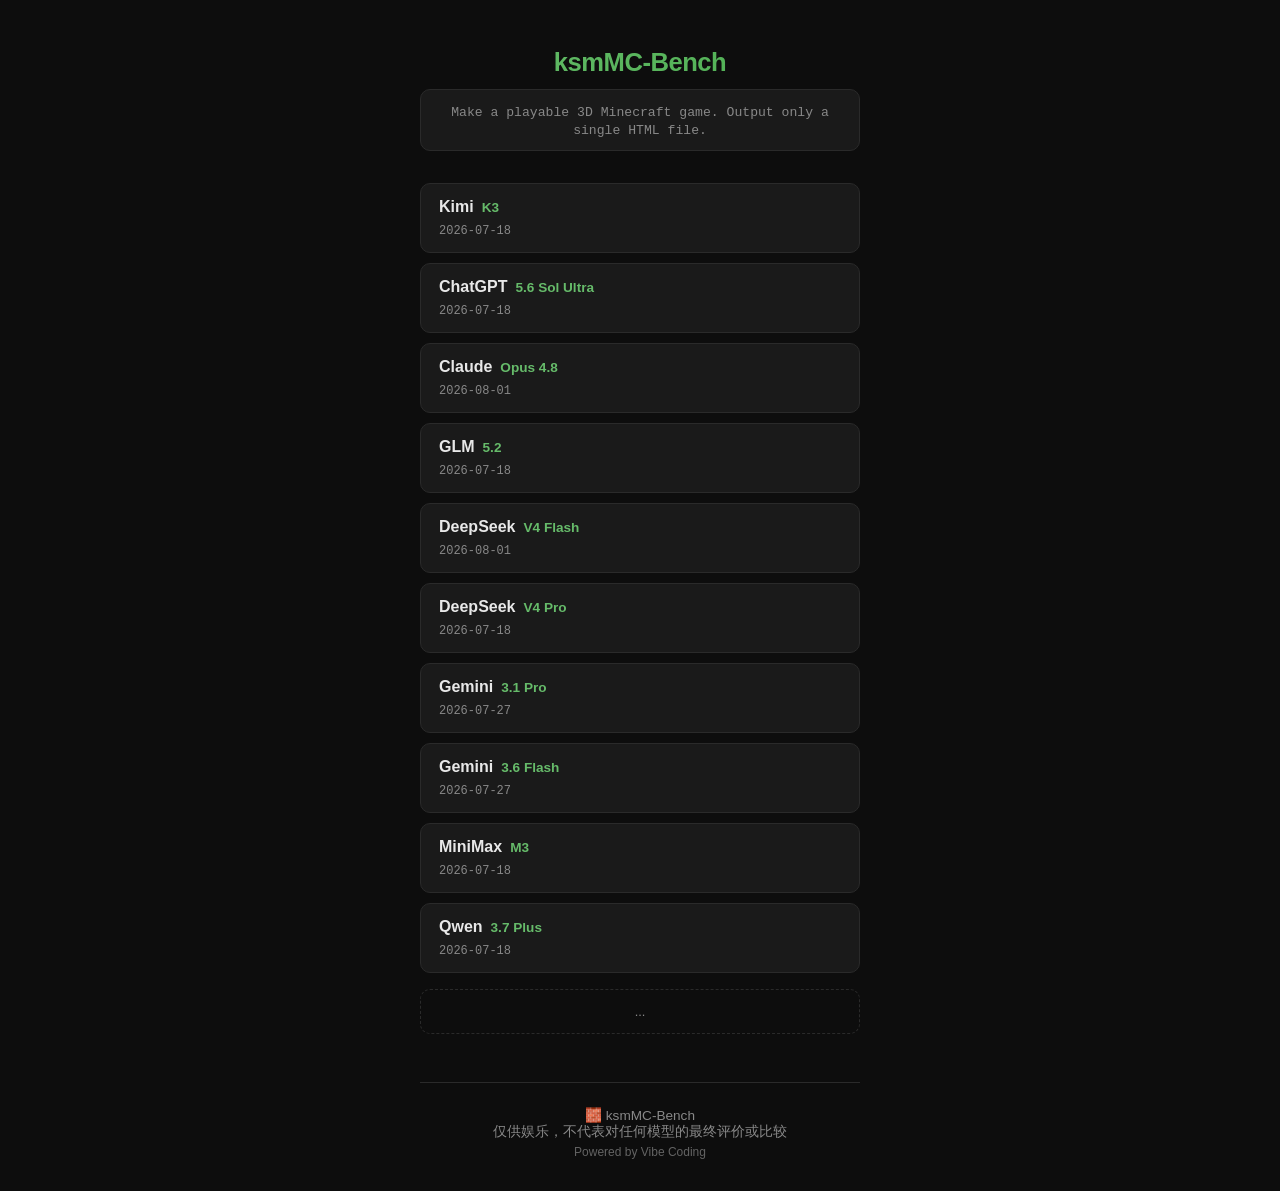
<file: index.html>
<!doctype html>
<html lang="zh-CN">
  <head>
    <meta charset="UTF-8" />
    <meta name="viewport" content="width=device-width, initial-scale=1.0" />
    <title>ksmMC-Bench</title>
    <link rel="stylesheet" href="style.css" />
    <link rel="icon" href="data:image/svg+xml,<svg xmlns='http://www.w3.org/2000/svg' viewBox='0 0 100 100'><text y='.9em' font-size='90'>🧱</text></svg>" />
  </head>
  <body>
    <div class="container">
      <header class="hero">
        <h1 class="main-title">ksmMC-Bench</h1>
        <div class="prompt-box"><code id="prompt-code"></code></div>
      </header>

      <main>
        <div class="entries-list" id="entries-container"></div>
      </main>

      <footer class="footer">
        <p>🧱 ksmMC-Bench</p>
        <p>仅供娱乐，不代表对任何模型的最终评价或比较</p>
        <p class="copyright">Powered by Vibe Coding</p>
      </footer>
    </div>

    <script src="config.js"></script>
    <script src="script.js"></script>
  </body>
</html>
</file>
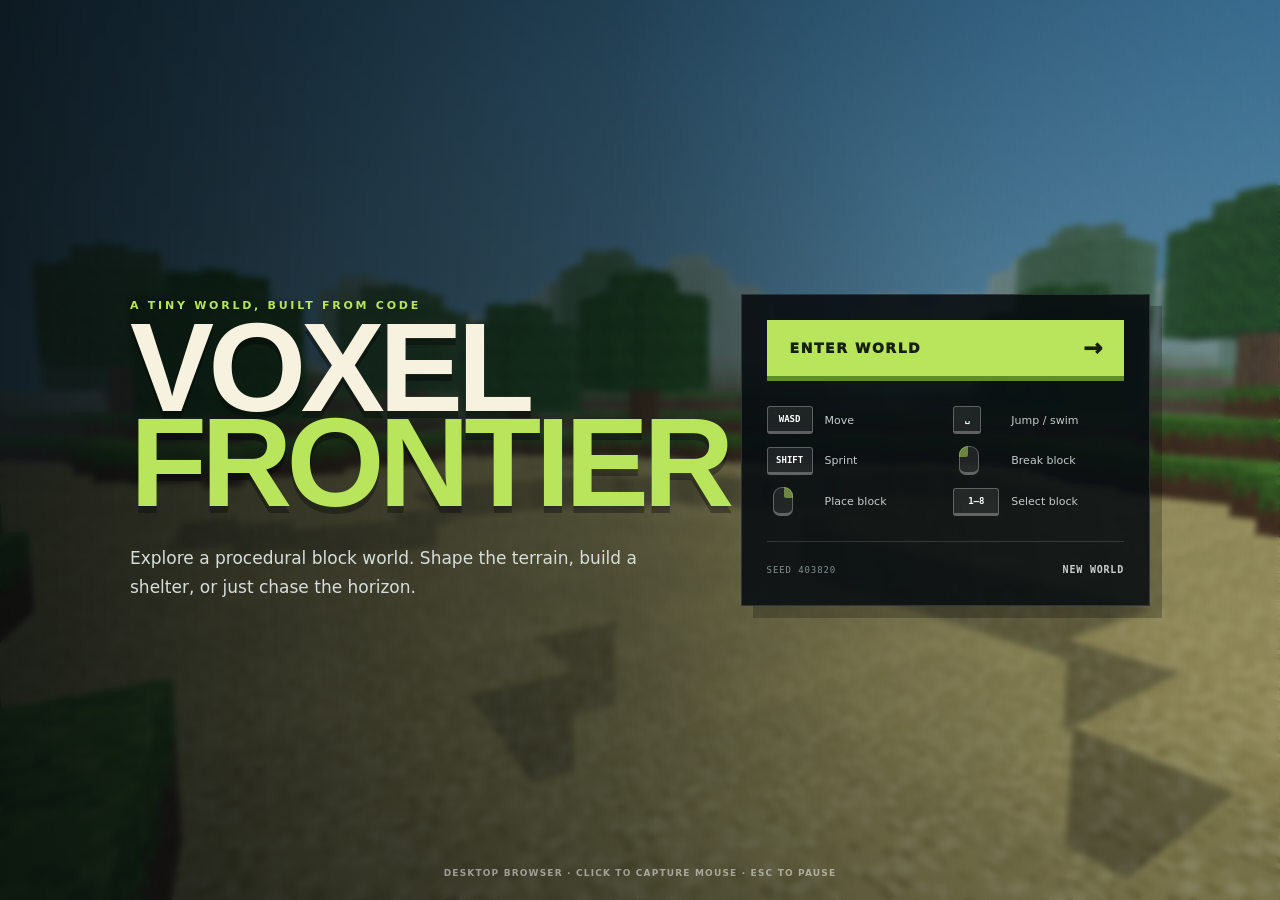
<file: games/chatgpt-5.6-ultra/index.html>
<!doctype html>
<html lang="en">
  <head>
    <meta charset="UTF-8" />
    <meta name="viewport" content="width=device-width, initial-scale=1.0" />
    <meta name="theme-color" content="#78bce8" />
    <title>Voxel Frontier</title>
    <style>
:root {
  color-scheme: dark;
  --ink: #f7f2df;
  --muted: #b9c4c6;
  --panel: rgba(8, 14, 17, 0.9);
  --line: rgba(255, 255, 255, 0.14);
  --lime: #b8e55b;
  --lime-dark: #5f8e29;
  --shadow: rgba(0, 0, 0, 0.4);
  --slot: rgba(8, 13, 14, 0.78);
  font-family: "Trebuchet MS", "Segoe UI", system-ui, sans-serif;
}

* {
  box-sizing: border-box;
}

html,
body {
  width: 100%;
  height: 100%;
  margin: 0;
  overflow: hidden;
  background: #76b9e6;
}

body {
  color: var(--ink);
  user-select: none;
  -webkit-user-select: none;
}

button {
  font: inherit;
}

#game-shell {
  position: relative;
  width: 100%;
  height: 100%;
  min-width: 320px;
  min-height: 420px;
  overflow: hidden;
  isolation: isolate;
  background:
    linear-gradient(to bottom, #5ba9df 0%, #8ccbee 52%, #e6f0d0 100%);
}

#game-canvas {
  position: absolute;
  inset: 0;
  width: 100%;
  height: 100%;
  display: block;
  outline: none;
  cursor: default;
  background:
    linear-gradient(to bottom, #5ba9df 0%, #8ccbee 55%, #dce9c6 100%);
}

body.playing #game-canvas {
  cursor: none;
}

#vignette,
#water-tint {
  position: absolute;
  inset: 0;
  pointer-events: none;
  z-index: 2;
}

#vignette {
  background:
    radial-gradient(circle at center, transparent 48%, rgba(5, 10, 12, 0.16) 100%),
    linear-gradient(to bottom, rgba(255, 255, 255, 0.04), transparent 18%, transparent 82%, rgba(0, 0, 0, 0.08));
  mix-blend-mode: multiply;
}

#water-tint {
  z-index: 3;
  opacity: 0;
  background: rgba(26, 127, 174, 0.26);
  box-shadow: inset 0 0 120px rgba(8, 72, 116, 0.45);
  transition: opacity 180ms ease;
}

body.underwater #water-tint {
  opacity: 1;
}

.screen-layer {
  position: absolute;
  inset: 0;
  z-index: 20;
  display: grid;
  place-items: center;
  padding: 32px;
  opacity: 0;
  visibility: hidden;
  pointer-events: none;
  transition: opacity 220ms ease, visibility 220ms ease;
}

.screen-layer.visible {
  opacity: 1;
  visibility: visible;
  pointer-events: auto;
}

#loading-screen {
  z-index: 30;
  background:
    linear-gradient(rgba(4, 9, 10, 0.76), rgba(4, 9, 10, 0.88)),
    repeating-linear-gradient(45deg, #27381c 0 22px, #314522 22px 44px);
}

.loading-brand {
  width: min(500px, 84vw);
  text-align: center;
}

.logo-cube {
  position: relative;
  width: 72px;
  height: 82px;
  margin: 0 auto 28px;
  filter: drop-shadow(0 16px 16px rgba(0, 0, 0, 0.32));
}

.logo-cube span {
  position: absolute;
  display: block;
}

.cube-top {
  top: 0;
  left: 9px;
  width: 54px;
  height: 34px;
  background: #98d84d;
  clip-path: polygon(50% 0, 100% 50%, 50% 100%, 0 50%);
}

.cube-left {
  top: 26px;
  left: 9px;
  width: 27px;
  height: 48px;
  background:
    linear-gradient(90deg, rgba(0, 0, 0, 0.1), transparent),
    #795537;
  clip-path: polygon(0 0, 100% 15%, 100% 100%, 0 84%);
}

.cube-right {
  top: 26px;
  right: 9px;
  width: 27px;
  height: 48px;
  background:
    linear-gradient(90deg, transparent, rgba(0, 0, 0, 0.16)),
    #68452e;
  clip-path: polygon(0 15%, 100% 0, 100% 84%, 0 100%);
}

.eyebrow {
  margin: 0 0 9px;
  color: var(--lime);
  font-size: 11px;
  font-weight: 900;
  letter-spacing: 0.25em;
}

.loading-brand h1 {
  margin: 0 0 32px;
  font-size: clamp(30px, 5vw, 52px);
  line-height: 0.92;
  letter-spacing: -0.055em;
  text-shadow: 0 4px 0 rgba(0, 0, 0, 0.28);
}

.loading-track {
  height: 8px;
  border: 2px solid rgba(255, 255, 255, 0.78);
  padding: 1px;
  background: rgba(0, 0, 0, 0.36);
  box-shadow: 0 5px 0 rgba(0, 0, 0, 0.24);
}

#loading-bar {
  display: block;
  width: 0;
  height: 100%;
  background: var(--lime);
  transition: width 120ms linear;
}

#loading-label {
  margin: 14px 0 0;
  color: var(--muted);
  font-family: ui-monospace, "Cascadia Mono", monospace;
  font-size: 11px;
  letter-spacing: 0.08em;
  text-transform: uppercase;
}

#menu-screen {
  background:
    linear-gradient(90deg, rgba(3, 8, 10, 0.84) 0%, rgba(3, 8, 10, 0.62) 48%, rgba(3, 8, 10, 0.2) 100%),
    radial-gradient(circle at 75% 35%, transparent, rgba(3, 8, 10, 0.2));
  backdrop-filter: blur(3px);
}

.menu-card {
  width: min(1020px, 92vw);
  display: grid;
  grid-template-columns: minmax(0, 1.12fr) minmax(290px, 0.88fr);
  gap: clamp(36px, 7vw, 92px);
  align-items: center;
}

.menu-copy h1 {
  margin: 0;
  font-family: Impact, "Arial Black", sans-serif;
  font-size: clamp(64px, 10vw, 126px);
  font-weight: 900;
  line-height: 0.75;
  letter-spacing: -0.045em;
  text-shadow: 0 7px 0 rgba(0, 0, 0, 0.32);
}

.menu-copy h1 span {
  color: var(--lime);
}

.menu-lead {
  max-width: 530px;
  margin: 34px 0 0;
  color: #d6ddda;
  font-size: clamp(14px, 1.6vw, 17px);
  line-height: 1.65;
}

.menu-actions {
  padding: 25px;
  border: 1px solid var(--line);
  background: var(--panel);
  box-shadow: 12px 12px 0 rgba(0, 0, 0, 0.24);
}

.primary-button {
  width: 100%;
  min-height: 61px;
  display: flex;
  align-items: center;
  justify-content: space-between;
  padding: 0 20px 0 23px;
  border: 0;
  border-bottom: 5px solid var(--lime-dark);
  color: #15200e;
  background: var(--lime);
  font-size: 14px;
  font-weight: 1000;
  letter-spacing: 0.11em;
  text-transform: uppercase;
  cursor: pointer;
  transition: transform 100ms ease, filter 100ms ease;
}

.primary-button:hover:not(:disabled) {
  filter: brightness(1.08);
  transform: translateY(-2px);
}

.primary-button:active:not(:disabled) {
  transform: translateY(2px);
  border-bottom-width: 3px;
}

.primary-button:disabled {
  opacity: 0.5;
  cursor: wait;
}

.button-arrow {
  font-size: 23px;
  line-height: 1;
}

.controls-grid {
  display: grid;
  grid-template-columns: 1fr 1fr;
  gap: 12px 16px;
  margin: 25px 0;
}

.control-row {
  min-width: 0;
  display: grid;
  grid-template-columns: 48px 1fr;
  gap: 10px;
  align-items: center;
  color: #c3ccca;
  font-size: 11px;
}

.key,
.mouse-key {
  height: 28px;
  min-width: 28px;
  display: inline-grid;
  place-items: center;
  justify-self: start;
  border: 1px solid rgba(255, 255, 255, 0.28);
  border-bottom-width: 3px;
  border-radius: 3px;
  color: #fff;
  background: rgba(255, 255, 255, 0.08);
  font-family: ui-monospace, "Cascadia Mono", monospace;
  font-size: 9px;
  font-weight: 800;
}

.key.wide {
  width: 46px;
}

.mouse-key {
  position: relative;
  width: 20px;
  min-width: 20px;
  height: 29px;
  margin-left: 6px;
  border-radius: 9px 9px 7px 7px;
}

.mouse-key::before {
  content: "";
  position: absolute;
  top: -1px;
  width: 9px;
  height: 11px;
  background: rgba(184, 229, 91, 0.5);
}

.left-click::before {
  left: -1px;
  border-radius: 9px 0 2px 0;
}

.right-click::before {
  right: -1px;
  border-radius: 0 9px 0 2px;
}

.menu-footer {
  display: flex;
  align-items: center;
  justify-content: space-between;
  padding-top: 17px;
  border-top: 1px solid var(--line);
  color: #84908f;
  font-family: ui-monospace, "Cascadia Mono", monospace;
  font-size: 9px;
  letter-spacing: 0.1em;
}

.text-button {
  border: 0;
  padding: 5px 0;
  color: #c8d0cd;
  background: transparent;
  font-size: 10px;
  font-weight: 800;
  letter-spacing: 0.08em;
  text-transform: uppercase;
  cursor: pointer;
}

.text-button:hover {
  color: var(--lime);
}

.desktop-note {
  position: absolute;
  bottom: 22px;
  left: 50%;
  margin: 0;
  transform: translateX(-50%);
  color: rgba(255, 255, 255, 0.5);
  font-size: 9px;
  font-weight: 700;
  letter-spacing: 0.13em;
  text-align: center;
  text-transform: uppercase;
  white-space: nowrap;
}

#hud {
  position: absolute;
  inset: 0;
  z-index: 5;
  opacity: 0;
  visibility: hidden;
  pointer-events: none;
  transition: opacity 160ms ease;
}

body.game-ready #hud {
  visibility: visible;
}

body.playing #hud {
  opacity: 1;
}

.top-hud {
  position: absolute;
  top: 18px;
  left: 20px;
  right: 20px;
  display: flex;
  justify-content: space-between;
  align-items: flex-start;
  font-family: ui-monospace, "Cascadia Mono", monospace;
  font-size: 9px;
  font-weight: 800;
  letter-spacing: 0.1em;
}

.brand-chip,
.debug-chip {
  min-height: 29px;
  display: flex;
  align-items: center;
  gap: 9px;
  padding: 0 11px;
  border: 1px solid rgba(255, 255, 255, 0.14);
  background: rgba(8, 13, 14, 0.62);
  text-shadow: 0 1px 2px #000;
  box-shadow: 4px 4px 0 rgba(0, 0, 0, 0.12);
}

.debug-chip {
  color: rgba(255, 255, 255, 0.72);
}

.mini-cube {
  width: 10px;
  height: 10px;
  background: var(--lime);
  box-shadow: inset -3px -3px 0 rgba(0, 0, 0, 0.23);
}

#crosshair {
  position: absolute;
  top: 50%;
  left: 50%;
  width: 24px;
  height: 24px;
  transform: translate(-50%, -50%);
  filter: drop-shadow(1px 1px 0 rgba(0, 0, 0, 0.8));
  transition: transform 80ms ease;
}

#crosshair span {
  position: absolute;
  top: 50%;
  left: 50%;
  background: rgba(255, 255, 255, 0.96);
  transform: translate(-50%, -50%);
}

#crosshair span:first-child {
  width: 18px;
  height: 2px;
}

#crosshair span:last-child {
  width: 2px;
  height: 18px;
}

#crosshair.pulse {
  transform: translate(-50%, -50%) scale(1.35) rotate(45deg);
}

#action-toast {
  position: absolute;
  top: calc(50% + 29px);
  left: 50%;
  min-height: 20px;
  padding: 4px 8px;
  transform: translateX(-50%) translateY(5px);
  opacity: 0;
  color: #fff;
  background: rgba(7, 12, 13, 0.56);
  font-family: ui-monospace, "Cascadia Mono", monospace;
  font-size: 9px;
  font-weight: 800;
  letter-spacing: 0.08em;
  text-transform: uppercase;
  transition: opacity 130ms ease, transform 130ms ease;
}

#action-toast.show {
  opacity: 1;
  transform: translateX(-50%) translateY(0);
}

.bottom-hud {
  position: absolute;
  left: 50%;
  bottom: 18px;
  display: flex;
  flex-direction: column;
  align-items: center;
  transform: translateX(-50%);
}

#block-name {
  margin-bottom: 9px;
  padding: 5px 10px;
  color: #fff;
  background: rgba(8, 13, 14, 0.64);
  font-family: ui-monospace, "Cascadia Mono", monospace;
  font-size: 9px;
  font-weight: 900;
  letter-spacing: 0.12em;
  text-shadow: 0 1px 1px #000;
}

#hotbar {
  display: flex;
  gap: 4px;
  padding: 5px;
  border: 1px solid rgba(255, 255, 255, 0.16);
  background: rgba(7, 12, 13, 0.68);
  box-shadow: 6px 6px 0 rgba(0, 0, 0, 0.18);
}

.hotbar-slot {
  position: relative;
  width: clamp(42px, 5vw, 53px);
  height: clamp(42px, 5vw, 53px);
  display: grid;
  place-items: center;
  border: 2px solid rgba(255, 255, 255, 0.13);
  background: var(--slot);
  transition: border-color 90ms ease, transform 90ms ease, background 90ms ease;
}

.hotbar-slot.selected {
  border-color: #fff;
  background: rgba(184, 229, 91, 0.16);
  transform: translateY(-4px);
  box-shadow: 0 0 0 2px rgba(0, 0, 0, 0.45), 0 5px 0 rgba(0, 0, 0, 0.16);
}

.slot-number {
  position: absolute;
  top: 3px;
  left: 5px;
  color: rgba(255, 255, 255, 0.62);
  font-family: ui-monospace, "Cascadia Mono", monospace;
  font-size: 8px;
  font-weight: 900;
}

.slot-block {
  width: 25px;
  height: 25px;
  background: var(--block-color, #999);
  box-shadow:
    inset -7px -7px 0 var(--block-shadow, rgba(0, 0, 0, 0.2)),
    inset 4px 4px 0 rgba(255, 255, 255, 0.12),
    3px 4px 0 rgba(0, 0, 0, 0.28);
  image-rendering: pixelated;
  transform: rotate(2deg);
}

.hud-hint {
  margin: 9px 0 0;
  color: rgba(255, 255, 255, 0.55);
  font-family: ui-monospace, "Cascadia Mono", monospace;
  font-size: 8px;
  font-weight: 800;
  letter-spacing: 0.07em;
  text-shadow: 0 1px 2px #000;
}

.hud-hint span {
  color: rgba(255, 255, 255, 0.92);
}

#held-block {
  --held-main: #6ca832;
  --held-light: #9ed457;
  --held-dark: #4b7524;
  position: absolute;
  right: clamp(40px, 7vw, 110px);
  bottom: clamp(76px, 10vw, 118px);
  width: 118px;
  height: 126px;
  transform: rotate(-12deg) translateY(0);
  transform-origin: 70% 100%;
  filter: drop-shadow(10px 18px 12px rgba(0, 0, 0, 0.2));
  transition: transform 100ms ease;
}

#held-block.swing {
  transform: rotate(-38deg) translate(-30px, -22px) scale(0.9);
}

#held-block span {
  position: absolute;
  display: block;
}

.held-top {
  top: 6px;
  left: 17px;
  width: 86px;
  height: 53px;
  background: var(--held-light);
  clip-path: polygon(50% 0, 100% 50%, 50% 100%, 0 50%);
}

.held-left {
  top: 47px;
  left: 17px;
  width: 43px;
  height: 72px;
  background: var(--held-main);
  clip-path: polygon(0 0, 100% 14%, 100% 100%, 0 84%);
}

.held-right {
  top: 47px;
  right: 15px;
  width: 43px;
  height: 72px;
  background: var(--held-dark);
  clip-path: polygon(0 14%, 100% 0, 100% 84%, 0 100%);
}

#unsupported {
  z-index: 100;
  background: #12191a;
}

.unsupported-card {
  max-width: 500px;
  padding: 35px;
  border: 1px solid var(--line);
  text-align: center;
  background: var(--panel);
}

.unsupported-card h2 {
  margin: 0 0 12px;
  color: var(--lime);
  text-transform: uppercase;
}

.unsupported-card p {
  margin: 0;
  color: var(--muted);
  line-height: 1.6;
}

@media (max-width: 780px), (max-height: 620px) {
  .screen-layer {
    padding: 18px;
  }

  .menu-card {
    width: min(620px, 94vw);
    grid-template-columns: 1fr;
    gap: 24px;
  }

  .menu-copy h1 {
    font-size: clamp(49px, 14vw, 75px);
  }

  .menu-lead {
    display: none;
  }

  .menu-actions {
    padding: 18px;
  }

  .controls-grid {
    margin: 18px 0;
  }

  .desktop-note {
    display: none;
  }

  #held-block {
    right: 18px;
    bottom: 84px;
    transform: rotate(-12deg) scale(0.7);
  }

  .hud-hint,
  .brand-chip {
    display: none;
  }
}

@media (max-width: 560px) {
  .controls-grid {
    grid-template-columns: 1fr;
  }

  .controls-grid .control-row:nth-child(n + 5) {
    display: none;
  }

  .hotbar-slot {
    width: 36px;
    height: 39px;
  }

  .slot-block {
    width: 20px;
    height: 20px;
  }

  .debug-chip {
    margin-left: auto;
  }

  #held-block {
    display: none;
  }
}

@media (prefers-reduced-motion: reduce) {
  *,
  *::before,
  *::after {
    scroll-behavior: auto !important;
    transition-duration: 0.01ms !important;
    animation-duration: 0.01ms !important;
    animation-iteration-count: 1 !important;
  }
}

    </style>
  </head>
  <body>
    <main id="game-shell" aria-label="Voxel Frontier game">
      <canvas id="game-canvas" aria-label="3D voxel world"></canvas>

      <div id="vignette" aria-hidden="true"></div>
      <div id="water-tint" aria-hidden="true"></div>

      <section id="loading-screen" class="screen-layer visible" aria-live="polite">
        <div class="loading-brand">
          <div class="logo-cube" aria-hidden="true">
            <span class="cube-top"></span>
            <span class="cube-left"></span>
            <span class="cube-right"></span>
          </div>
          <p class="eyebrow">GENERATING WORLD</p>
          <h1>VOXEL FRONTIER</h1>
          <div class="loading-track"><span id="loading-bar"></span></div>
          <p id="loading-label">Carving terrain… 0%</p>
        </div>
      </section>

      <section id="menu-screen" class="screen-layer" aria-labelledby="menu-title">
        <div class="menu-card">
          <div class="menu-copy">
            <p class="eyebrow" id="menu-kicker">A TINY WORLD, BUILT FROM CODE</p>
            <h1 id="menu-title">VOXEL<br /><span>FRONTIER</span></h1>
            <p class="menu-lead">
              Explore a procedural block world. Shape the terrain, build a shelter,
              or just chase the horizon.
            </p>
          </div>

          <div class="menu-actions">
            <button id="play-button" class="primary-button" type="button" disabled>
              <span id="play-label">Loading world…</span>
              <span class="button-arrow" aria-hidden="true">→</span>
            </button>

            <div class="controls-grid" aria-label="Game controls">
              <div class="control-row"><span class="key wide">WASD</span><span>Move</span></div>
              <div class="control-row"><span class="key">␣</span><span>Jump / swim</span></div>
              <div class="control-row"><span class="key wide">SHIFT</span><span>Sprint</span></div>
              <div class="control-row"><span class="mouse-key left-click"></span><span>Break block</span></div>
              <div class="control-row"><span class="mouse-key right-click"></span><span>Place block</span></div>
              <div class="control-row"><span class="key wide">1–8</span><span>Select block</span></div>
            </div>

            <div class="menu-footer">
              <span id="seed-label">SEED —</span>
              <button id="new-world-button" class="text-button" type="button">New world</button>
            </div>
          </div>
        </div>
        <p class="desktop-note">Desktop browser · Click to capture mouse · Esc to pause</p>
      </section>

      <section id="hud" aria-label="Game status">
        <div class="top-hud">
          <div class="brand-chip"><span class="mini-cube"></span> VOXEL FRONTIER</div>
          <div id="debug-chip" class="debug-chip">0, 0, 0 · 0 FPS</div>
        </div>

        <div id="crosshair" aria-hidden="true"><span></span><span></span></div>
        <div id="action-toast" role="status" aria-live="polite"></div>

        <div id="held-block" aria-hidden="true">
          <span class="held-top"></span>
          <span class="held-left"></span>
          <span class="held-right"></span>
        </div>

        <div class="bottom-hud">
          <div id="block-name">GRASS BLOCK</div>
          <div id="hotbar" role="list" aria-label="Block hotbar"></div>
          <p class="hud-hint"><span>LMB</span> BREAK&nbsp;&nbsp; <span>RMB</span> PLACE&nbsp;&nbsp; <span>WHEEL</span> SELECT</p>
        </div>
      </section>

      <div id="unsupported" class="screen-layer" role="alert">
        <div class="unsupported-card">
          <h2>WebGL is unavailable</h2>
          <p>Voxel Frontier needs WebGL. Try a current version of Chrome, Edge, or Firefox.</p>
        </div>
      </div>
    </main>
    <script>
(() => {
  "use strict";

  const CHUNK_SIZE = 16;
  const WORLD_HEIGHT = 32;
  const MIN_CHUNK = -3;
  const MAX_CHUNK = 2;
  const WORLD_MIN = MIN_CHUNK * CHUNK_SIZE;
  const WORLD_MAX = (MAX_CHUNK + 1) * CHUNK_SIZE;
  const WATER_LEVEL = 7;
  const PLAYER_HEIGHT = 1.8;
  const PLAYER_RADIUS = 0.3;
  const EYE_HEIGHT = 1.62;
  const REACH = 6;
  const SAVE_KEY = "voxel-frontier-save-v2";
  const SAVE_VERSION = 2;
  const FIXED_STEP = 1 / 60;

  const Block = Object.freeze({
    AIR: 0,
    GRASS: 1,
    DIRT: 2,
    STONE: 3,
    SAND: 4,
    WOOD: 5,
    LEAVES: 6,
    BRICK: 7,
    PLANKS: 8,
    BEDROCK: 9,
  });

  const BLOCKS = [
    { name: "Air", tile: 0, color: "#000000", light: "#000000", dark: "#000000" },
    { name: "Grass Block", tile: 0, color: "#65a936", light: "#9bd351", dark: "#4a7627" },
    { name: "Dirt", tile: 1, color: "#855a38", light: "#a8764d", dark: "#5f3e28" },
    { name: "Stone", tile: 2, color: "#898b87", light: "#b1b2ad", dark: "#62645f" },
    { name: "Sand", tile: 3, color: "#d6c77b", light: "#eee1a1", dark: "#a89a59" },
    { name: "Oak Log", tile: 4, color: "#825936", light: "#a97948", dark: "#5d3d27" },
    { name: "Leaves", tile: 6, color: "#3d8a36", light: "#62b94e", dark: "#285f29" },
    { name: "Bricks", tile: 7, color: "#a34f3e", light: "#ca725d", dark: "#73372f" },
    { name: "Oak Planks", tile: 10, color: "#b9854d", light: "#d7a969", dark: "#815a34" },
    { name: "Bedrock", tile: 9, color: "#353a3b", light: "#565b5b", dark: "#202526" },
  ];

  const PLACEABLE = [
    Block.GRASS,
    Block.DIRT,
    Block.STONE,
    Block.SAND,
    Block.WOOD,
    Block.BRICK,
    Block.PLANKS,
    Block.LEAVES,
  ];

  const FACES = [
    {
      dir: [1, 0, 0],
      shade: 0.82,
      corners: [[1, 0, 0], [1, 1, 0], [1, 1, 1], [1, 0, 1]],
    },
    {
      dir: [-1, 0, 0],
      shade: 0.7,
      corners: [[0, 0, 1], [0, 1, 1], [0, 1, 0], [0, 0, 0]],
    },
    {
      dir: [0, 1, 0],
      shade: 1.0,
      corners: [[0, 1, 1], [1, 1, 1], [1, 1, 0], [0, 1, 0]],
    },
    {
      dir: [0, -1, 0],
      shade: 0.52,
      corners: [[0, 0, 0], [1, 0, 0], [1, 0, 1], [0, 0, 1]],
    },
    {
      dir: [0, 0, 1],
      shade: 0.77,
      corners: [[1, 0, 1], [1, 1, 1], [0, 1, 1], [0, 0, 1]],
    },
    {
      dir: [0, 0, -1],
      shade: 0.65,
      corners: [[0, 0, 0], [0, 1, 0], [1, 1, 0], [1, 0, 0]],
    },
  ];

  const TRIANGLE_ORDER = [0, 1, 2, 0, 2, 3];
  const UV_CORNERS = [[0, 0], [0, 1], [1, 1], [1, 0]];

  const dom = {
    canvas: document.getElementById("game-canvas"),
    loading: document.getElementById("loading-screen"),
    loadingBar: document.getElementById("loading-bar"),
    loadingLabel: document.getElementById("loading-label"),
    menu: document.getElementById("menu-screen"),
    menuKicker: document.getElementById("menu-kicker"),
    playButton: document.getElementById("play-button"),
    playLabel: document.getElementById("play-label"),
    newWorldButton: document.getElementById("new-world-button"),
    seedLabel: document.getElementById("seed-label"),
    hotbar: document.getElementById("hotbar"),
    blockName: document.getElementById("block-name"),
    debugChip: document.getElementById("debug-chip"),
    crosshair: document.getElementById("crosshair"),
    actionToast: document.getElementById("action-toast"),
    heldBlock: document.getElementById("held-block"),
    unsupported: document.getElementById("unsupported"),
  };

  function clamp(value, min, max) {
    return Math.max(min, Math.min(max, value));
  }

  function lerp(a, b, t) {
    return a + (b - a) * t;
  }

  function smoothstep(t) {
    return t * t * (3 - 2 * t);
  }

  function moveToward(value, target, amount) {
    if (value < target) return Math.min(value + amount, target);
    if (value > target) return Math.max(value - amount, target);
    return target;
  }

  function floorDiv(value, divisor) {
    return Math.floor(value / divisor);
  }

  function positiveMod(value, divisor) {
    return ((value % divisor) + divisor) % divisor;
  }

  function nextFrame() {
    return new Promise((resolve) => requestAnimationFrame(resolve));
  }

  function intHash(x, z, seed) {
    let h = Math.imul(x | 0, 0x1f123bb5) ^ Math.imul(z | 0, 0x5f356495) ^ (seed | 0);
    h = Math.imul(h ^ (h >>> 15), 0x2c1b3c6d);
    h = Math.imul(h ^ (h >>> 12), 0x297a2d39);
    return (h ^ (h >>> 15)) >>> 0;
  }

  function hash01(x, z, seed) {
    return intHash(x, z, seed) / 4294967295;
  }

  function valueNoise(x, z, seed) {
    const x0 = Math.floor(x);
    const z0 = Math.floor(z);
    const tx = smoothstep(x - x0);
    const tz = smoothstep(z - z0);
    const a = hash01(x0, z0, seed);
    const b = hash01(x0 + 1, z0, seed);
    const c = hash01(x0, z0 + 1, seed);
    const d = hash01(x0 + 1, z0 + 1, seed);
    return lerp(lerp(a, b, tx), lerp(c, d, tx), tz);
  }

  function fbm(x, z, seed) {
    let value = 0;
    let amplitude = 0.58;
    let frequency = 0.045;
    let total = 0;
    for (let octave = 0; octave < 4; octave += 1) {
      value += valueNoise(x * frequency, z * frequency, seed + octave * 977) * amplitude;
      total += amplitude;
      amplitude *= 0.5;
      frequency *= 2.03;
    }
    return value / total;
  }

  function makeSeed() {
    if (window.crypto && window.crypto.getRandomValues) {
      const data = new Uint32Array(1);
      window.crypto.getRandomValues(data);
      return 10000 + (data[0] % 899999);
    }
    return 10000 + Math.floor(Math.random() * 899999);
  }

  function createMat4() {
    const out = new Float32Array(16);
    out[0] = 1;
    out[5] = 1;
    out[10] = 1;
    out[15] = 1;
    return out;
  }

  function perspective(out, fovy, aspect, near, far) {
    const f = 1 / Math.tan(fovy / 2);
    out.fill(0);
    out[0] = f / aspect;
    out[5] = f;
    out[10] = (far + near) / (near - far);
    out[11] = -1;
    out[14] = (2 * far * near) / (near - far);
    return out;
  }

  function lookAt(out, eye, center, up) {
    let zx = eye[0] - center[0];
    let zy = eye[1] - center[1];
    let zz = eye[2] - center[2];
    let length = Math.hypot(zx, zy, zz) || 1;
    zx /= length;
    zy /= length;
    zz /= length;

    let xx = up[1] * zz - up[2] * zy;
    let xy = up[2] * zx - up[0] * zz;
    let xz = up[0] * zy - up[1] * zx;
    length = Math.hypot(xx, xy, xz) || 1;
    xx /= length;
    xy /= length;
    xz /= length;

    const yx = zy * xz - zz * xy;
    const yy = zz * xx - zx * xz;
    const yz = zx * xy - zy * xx;

    out[0] = xx;
    out[1] = yx;
    out[2] = zx;
    out[3] = 0;
    out[4] = xy;
    out[5] = yy;
    out[6] = zy;
    out[7] = 0;
    out[8] = xz;
    out[9] = yz;
    out[10] = zz;
    out[11] = 0;
    out[12] = -(xx * eye[0] + xy * eye[1] + xz * eye[2]);
    out[13] = -(yx * eye[0] + yy * eye[1] + yz * eye[2]);
    out[14] = -(zx * eye[0] + zy * eye[1] + zz * eye[2]);
    out[15] = 1;
    return out;
  }

  class Chunk {
    constructor(cx, cz) {
      this.cx = cx;
      this.cz = cz;
      this.data = new Uint8Array(CHUNK_SIZE * WORLD_HEIGHT * CHUNK_SIZE);
      this.buffer = null;
      this.vertexCount = 0;
      this.dirty = true;
    }

    index(lx, y, lz) {
      return lx + CHUNK_SIZE * (lz + CHUNK_SIZE * y);
    }

    get(lx, y, lz) {
      return this.data[this.index(lx, y, lz)];
    }

    set(lx, y, lz, block) {
      this.data[this.index(lx, y, lz)] = block;
    }
  }

  class World {
    constructor(seed, savedEdits = {}) {
      this.seed = seed | 0;
      this.chunks = new Map();
      this.edits = { ...savedEdits };
      this.onEdit = null;

      for (let cz = MIN_CHUNK; cz <= MAX_CHUNK; cz += 1) {
        for (let cx = MIN_CHUNK; cx <= MAX_CHUNK; cx += 1) {
          this.chunks.set(this.key(cx, cz), new Chunk(cx, cz));
        }
      }
    }

    key(cx, cz) {
      return `${cx},${cz}`;
    }

    editKey(x, y, z) {
      return `${x},${y},${z}`;
    }

    getChunk(cx, cz) {
      return this.chunks.get(this.key(cx, cz)) || null;
    }

    getBlock(x, y, z) {
      if (y < 0 || y >= WORLD_HEIGHT) return Block.AIR;
      const cx = floorDiv(x, CHUNK_SIZE);
      const cz = floorDiv(z, CHUNK_SIZE);
      const chunk = this.getChunk(cx, cz);
      if (!chunk) return Block.AIR;
      return chunk.get(positiveMod(x, CHUNK_SIZE), y, positiveMod(z, CHUNK_SIZE));
    }

    setRaw(x, y, z, block) {
      if (y < 0 || y >= WORLD_HEIGHT) return false;
      const cx = floorDiv(x, CHUNK_SIZE);
      const cz = floorDiv(z, CHUNK_SIZE);
      const chunk = this.getChunk(cx, cz);
      if (!chunk) return false;
      chunk.set(positiveMod(x, CHUNK_SIZE), y, positiveMod(z, CHUNK_SIZE), block);
      return true;
    }

    setBlock(x, y, z, block, record = true) {
      if (y <= 0 || y >= WORLD_HEIGHT) return false;
      const cx = floorDiv(x, CHUNK_SIZE);
      const cz = floorDiv(z, CHUNK_SIZE);
      const chunk = this.getChunk(cx, cz);
      if (!chunk) return false;

      const lx = positiveMod(x, CHUNK_SIZE);
      const lz = positiveMod(z, CHUNK_SIZE);
      if (chunk.get(lx, y, lz) === block) return false;
      chunk.set(lx, y, lz, block);
      chunk.dirty = true;

      if (lx === 0) this.markDirty(cx - 1, cz);
      if (lx === CHUNK_SIZE - 1) this.markDirty(cx + 1, cz);
      if (lz === 0) this.markDirty(cx, cz - 1);
      if (lz === CHUNK_SIZE - 1) this.markDirty(cx, cz + 1);

      if (record) {
        this.edits[this.editKey(x, y, z)] = block;
        if (this.onEdit) this.onEdit();
      }
      return true;
    }

    markDirty(cx, cz) {
      const chunk = this.getChunk(cx, cz);
      if (chunk) chunk.dirty = true;
    }

    terrainHeight(x, z) {
      const broad = fbm(x, z, this.seed);
      const detail = valueNoise(x * 0.105 + 43.7, z * 0.105 - 27.2, this.seed + 404);
      const ridgeNoise = valueNoise(x * 0.022 - 100.3, z * 0.022 + 90.1, this.seed + 811);
      const ridge = 1 - Math.abs(ridgeNoise * 2 - 1);
      return clamp(Math.floor(3.6 + broad * 11.2 + detail * 2 + ridge * 2.1), 4, 20);
    }

    async generate(reportProgress) {
      const chunks = [...this.chunks.values()];

      for (let index = 0; index < chunks.length; index += 1) {
        const chunk = chunks[index];
        const originX = chunk.cx * CHUNK_SIZE;
        const originZ = chunk.cz * CHUNK_SIZE;

        for (let lz = 0; lz < CHUNK_SIZE; lz += 1) {
          for (let lx = 0; lx < CHUNK_SIZE; lx += 1) {
            const x = originX + lx;
            const z = originZ + lz;
            const height = this.terrainHeight(x, z);
            const beach = height <= WATER_LEVEL + 1;

            for (let y = 0; y <= height; y += 1) {
              let block = Block.STONE;
              if (y === 0) block = Block.BEDROCK;
              else if (y === height) block = beach ? Block.SAND : Block.GRASS;
              else if (y >= height - 3) block = beach ? Block.SAND : Block.DIRT;
              chunk.set(lx, y, lz, block);
            }
          }
        }

        reportProgress(0.06 + ((index + 1) / chunks.length) * 0.35, "Raising hills");
        if (index % 4 === 3) await nextFrame();
      }

      reportProgress(0.43, "Planting forests");
      await nextFrame();
      this.generateTrees();

      reportProgress(0.48, "Restoring your builds");
      this.applySavedEdits();
      await nextFrame();
    }

    generateTrees() {
      for (let z = WORLD_MIN + 3; z < WORLD_MAX - 3; z += 1) {
        for (let x = WORLD_MIN + 3; x < WORLD_MAX - 3; x += 1) {
          if (hash01(x, z, this.seed + 1907) < 0.986) continue;
          const groundY = this.findGroundY(x, z);
          if (groundY <= WATER_LEVEL + 1 || this.getBlock(x, groundY, z) !== Block.GRASS) continue;
          if (this.findGroundY(x + 1, z) < groundY - 1 || this.findGroundY(x, z + 1) < groundY - 1) continue;

          const trunkHeight = hash01(x, z, this.seed + 2711) > 0.55 ? 5 : 4;
          if (groundY + trunkHeight + 2 >= WORLD_HEIGHT) continue;

          for (let y = 1; y <= trunkHeight; y += 1) {
            this.setRaw(x, groundY + y, z, Block.WOOD);
          }

          const crownY = groundY + trunkHeight;
          for (let dy = -2; dy <= 2; dy += 1) {
            const radius = dy === 2 ? 1 : 2;
            for (let dz = -radius; dz <= radius; dz += 1) {
              for (let dx = -radius; dx <= radius; dx += 1) {
                if (Math.abs(dx) + Math.abs(dz) > radius * 1.7) continue;
                const px = x + dx;
                const py = crownY + dy;
                const pz = z + dz;
                if (this.getBlock(px, py, pz) === Block.AIR) {
                  this.setRaw(px, py, pz, Block.LEAVES);
                }
              }
            }
          }
          this.setRaw(x, crownY + 2, z, Block.LEAVES);
        }
      }
    }

    applySavedEdits() {
      for (const [key, block] of Object.entries(this.edits)) {
        const parts = key.split(",").map(Number);
        if (parts.length !== 3 || parts.some((value) => !Number.isFinite(value))) continue;
        if (!Number.isInteger(block) || block < Block.AIR || block > Block.BEDROCK) continue;
        this.setRaw(parts[0], parts[1], parts[2], block);
      }
      for (const chunk of this.chunks.values()) chunk.dirty = true;
    }

    findGroundY(x, z) {
      for (let y = WORLD_HEIGHT - 1; y >= 0; y -= 1) {
        const block = this.getBlock(x, y, z);
        if (block !== Block.AIR && block !== Block.LEAVES && block !== Block.WOOD) return y;
      }
      return 0;
    }

    findSpawn() {
      let best = null;
      for (let radius = 0; radius <= 14; radius += 1) {
        for (let z = -radius; z <= radius; z += 1) {
          for (let x = -radius; x <= radius; x += 1) {
            if (radius > 0 && Math.abs(x) !== radius && Math.abs(z) !== radius) continue;
            const ground = this.findGroundY(x, z);
            if (ground <= WATER_LEVEL + 1) continue;
            if (this.getBlock(x, ground + 1, z) !== Block.AIR) continue;
            if (this.getBlock(x, ground + 2, z) !== Block.AIR) continue;
            const candidate = { x: x + 0.5, y: ground + 1.001, z: z + 0.5 };
            if (!best || ground > best.ground) best = { ...candidate, ground };
          }
        }
        if (best) return best;
      }
      return { x: 0.5, y: 22, z: 0.5 };
    }

    isSolid(block) {
      return block !== Block.AIR;
    }
  }

  class Renderer {
    constructor(canvas) {
      this.canvas = canvas;
      this.gl = canvas.getContext("webgl", {
        alpha: true,
        antialias: false,
        premultipliedAlpha: false,
        powerPreference: "high-performance",
      }) || canvas.getContext("experimental-webgl");

      if (!this.gl) throw new Error("WebGL unavailable");
      this.projection = createMat4();
      this.view = createMat4();
      this.fogColor = new Float32Array([0.71, 0.84, 0.87]);
      this.setupPrograms();
      this.atlas = this.createAtlas();
      this.waterBuffer = this.createWaterMesh();
      this.outlineBuffer = this.createOutlineMesh();

      const gl = this.gl;
      gl.enable(gl.DEPTH_TEST);
      gl.depthFunc(gl.LEQUAL);
      gl.enable(gl.CULL_FACE);
      gl.cullFace(gl.BACK);
      gl.clearColor(0, 0, 0, 0);
      this.resize();
    }

    compileShader(type, source) {
      const gl = this.gl;
      const shader = gl.createShader(type);
      gl.shaderSource(shader, source);
      gl.compileShader(shader);
      if (!gl.getShaderParameter(shader, gl.COMPILE_STATUS)) {
        const message = gl.getShaderInfoLog(shader);
        gl.deleteShader(shader);
        throw new Error(`Shader compilation failed: ${message}`);
      }
      return shader;
    }

    createProgram(vertexSource, fragmentSource) {
      const gl = this.gl;
      const program = gl.createProgram();
      gl.attachShader(program, this.compileShader(gl.VERTEX_SHADER, vertexSource));
      gl.attachShader(program, this.compileShader(gl.FRAGMENT_SHADER, fragmentSource));
      gl.linkProgram(program);
      if (!gl.getProgramParameter(program, gl.LINK_STATUS)) {
        const message = gl.getProgramInfoLog(program);
        gl.deleteProgram(program);
        throw new Error(`Shader link failed: ${message}`);
      }
      return program;
    }

    setupPrograms() {
      const worldVertex = `
        attribute vec3 aPosition;
        attribute vec2 aTexCoord;
        attribute float aShade;
        uniform mat4 uProjection;
        uniform mat4 uView;
        varying vec2 vTexCoord;
        varying float vShade;
        varying vec3 vWorldPosition;
        void main() {
          vTexCoord = aTexCoord;
          vShade = aShade;
          vWorldPosition = aPosition;
          gl_Position = uProjection * uView * vec4(aPosition, 1.0);
        }
      `;

      const worldFragment = `
        precision mediump float;
        uniform sampler2D uAtlas;
        uniform vec3 uCameraPosition;
        uniform vec3 uFogColor;
        uniform float uLight;
        varying vec2 vTexCoord;
        varying float vShade;
        varying vec3 vWorldPosition;
        void main() {
          vec4 texel = texture2D(uAtlas, vTexCoord);
          float distanceToCamera = distance(vWorldPosition, uCameraPosition);
          float fog = smoothstep(25.0, 58.0, distanceToCamera);
          vec3 lit = texel.rgb * vShade * uLight;
          lit += vec3(0.025, 0.035, 0.04);
          gl_FragColor = vec4(mix(lit, uFogColor, fog), 1.0);
        }
      `;

      const waterVertex = `
        precision mediump float;
        attribute vec3 aPosition;
        uniform mat4 uProjection;
        uniform mat4 uView;
        uniform float uTime;
        varying vec3 vWorldPosition;
        varying float vWave;
        void main() {
          vec3 position = aPosition;
          float waveA = sin((position.x + uTime * 1.8) * 0.22);
          float waveB = cos((position.z - uTime * 1.15) * 0.19);
          position.y += waveA * 0.045 + waveB * 0.035;
          vWorldPosition = position;
          vWave = waveA * 0.5 + waveB * 0.5;
          gl_Position = uProjection * uView * vec4(position, 1.0);
        }
      `;

      const waterFragment = `
        precision mediump float;
        uniform vec3 uCameraPosition;
        uniform vec3 uFogColor;
        uniform float uTime;
        varying vec3 vWorldPosition;
        varying float vWave;
        void main() {
          float ripple = sin(vWorldPosition.x * 0.38 + vWorldPosition.z * 0.31 + uTime * 2.0) * 0.5 + 0.5;
          vec3 deepColor = vec3(0.08, 0.39, 0.56);
          vec3 brightColor = vec3(0.22, 0.65, 0.78);
          vec3 waterColor = mix(deepColor, brightColor, ripple * 0.24 + vWave * 0.08 + 0.2);
          float distanceToCamera = distance(vWorldPosition, uCameraPosition);
          float fog = smoothstep(24.0, 57.0, distanceToCamera);
          gl_FragColor = vec4(mix(waterColor, uFogColor, fog), 0.61);
        }
      `;

      const lineVertex = `
        attribute vec3 aPosition;
        uniform mat4 uProjection;
        uniform mat4 uView;
        uniform vec3 uOffset;
        void main() {
          gl_Position = uProjection * uView * vec4(aPosition + uOffset, 1.0);
        }
      `;

      const lineFragment = `
        precision mediump float;
        void main() {
          gl_FragColor = vec4(1.0, 1.0, 1.0, 0.92);
        }
      `;

      const gl = this.gl;
      this.worldProgram = this.createProgram(worldVertex, worldFragment);
      this.worldLocations = {
        position: gl.getAttribLocation(this.worldProgram, "aPosition"),
        texCoord: gl.getAttribLocation(this.worldProgram, "aTexCoord"),
        shade: gl.getAttribLocation(this.worldProgram, "aShade"),
        projection: gl.getUniformLocation(this.worldProgram, "uProjection"),
        view: gl.getUniformLocation(this.worldProgram, "uView"),
        camera: gl.getUniformLocation(this.worldProgram, "uCameraPosition"),
        fogColor: gl.getUniformLocation(this.worldProgram, "uFogColor"),
        light: gl.getUniformLocation(this.worldProgram, "uLight"),
        atlas: gl.getUniformLocation(this.worldProgram, "uAtlas"),
      };

      this.waterProgram = this.createProgram(waterVertex, waterFragment);
      this.waterLocations = {
        position: gl.getAttribLocation(this.waterProgram, "aPosition"),
        projection: gl.getUniformLocation(this.waterProgram, "uProjection"),
        view: gl.getUniformLocation(this.waterProgram, "uView"),
        camera: gl.getUniformLocation(this.waterProgram, "uCameraPosition"),
        fogColor: gl.getUniformLocation(this.waterProgram, "uFogColor"),
        time: gl.getUniformLocation(this.waterProgram, "uTime"),
      };

      this.lineProgram = this.createProgram(lineVertex, lineFragment);
      this.lineLocations = {
        position: gl.getAttribLocation(this.lineProgram, "aPosition"),
        projection: gl.getUniformLocation(this.lineProgram, "uProjection"),
        view: gl.getUniformLocation(this.lineProgram, "uView"),
        offset: gl.getUniformLocation(this.lineProgram, "uOffset"),
      };
    }

    createAtlas() {
      const gl = this.gl;
      const tileSize = 16;
      const tileCount = 11;
      const canvas = document.createElement("canvas");
      canvas.width = tileSize * tileCount;
      canvas.height = tileSize;
      const context = canvas.getContext("2d", { alpha: false });
      const image = context.createImageData(canvas.width, canvas.height);

      const palettes = [
        [[90, 151, 48], [110, 176, 58], [65, 123, 42]],
        [[125, 82, 49], [148, 100, 62], [93, 58, 38]],
        [[125, 128, 124], [153, 155, 150], [91, 94, 92]],
        [[211, 195, 119], [232, 218, 150], [181, 163, 91]],
        [[121, 80, 46], [153, 105, 59], [86, 54, 35]],
        [[144, 102, 59], [181, 134, 78], [103, 68, 42]],
        [[49, 122, 48], [69, 153, 56], [32, 87, 38]],
        [[151, 66, 52], [183, 83, 65], [103, 48, 43]],
        [[117, 78, 47], [88, 149, 45], [78, 51, 33]],
        [[48, 53, 54], [74, 79, 79], [28, 33, 34]],
        [[174, 122, 68], [204, 155, 91], [124, 83, 48]],
      ];

      function putPixel(tile, x, y, color) {
        const px = tile * tileSize + x;
        const index = (y * canvas.width + px) * 4;
        image.data[index] = color[0];
        image.data[index + 1] = color[1];
        image.data[index + 2] = color[2];
        image.data[index + 3] = 255;
      }

      function noise(tile, x, y) {
        return intHash(x + tile * 37, y + tile * 71, 8147) % 100;
      }

      for (let tile = 0; tile < tileCount; tile += 1) {
        const palette = palettes[tile];
        for (let y = 0; y < tileSize; y += 1) {
          for (let x = 0; x < tileSize; x += 1) {
            const n = noise(tile, x, y);
            let color = n < 18 ? palette[2] : n > 78 ? palette[1] : palette[0];

            if (tile === 2 && ((x + y * 2 + n) % 11 === 0)) color = palette[2];
            if (tile === 3 && n < 10) color = [194, 177, 100];
            if (tile === 4) {
              const stripe = (x + Math.floor(y / 6)) % 5;
              color = stripe === 0 ? palette[2] : stripe === 1 ? palette[1] : palette[0];
              if ((x === 6 || x === 7) && y > 7 && y < 11) color = [72, 43, 29];
            }
            if (tile === 5) {
              const ring = Math.max(Math.abs(x - 7.5), Math.abs(y - 7.5));
              color = Math.floor(ring) % 3 === 0 ? palette[2] : palette[0];
              if (x > 6 && x < 10 && y > 6 && y < 10) color = palette[1];
            }
            if (tile === 6 && (x + y * 3 + n) % 9 === 0) color = [35, 96, 40];
            if (tile === 7) {
              const row = Math.floor(y / 5);
              const mortarY = y % 5 === 0;
              const shiftedX = x + (row % 2) * 4;
              const mortarX = shiftedX % 8 === 0;
              color = mortarY || mortarX ? [105, 92, 81] : (n > 74 ? palette[1] : palette[0]);
            }
            if (tile === 8) {
              if (y < 5 || (y < 8 && n > 55)) color = n > 72 ? [111, 177, 58] : [78, 143, 43];
              else color = n < 22 ? [92, 58, 38] : [125, 82, 49];
            }
            if (tile === 9 && n > 70) color = [85, 90, 89];
            if (tile === 10) {
              const seam = y === 0 || y === 8 || ((x + (y < 8 ? 0 : 5)) % 12 === 0);
              color = seam ? palette[2] : (n > 78 ? palette[1] : palette[0]);
            }

            putPixel(tile, x, y, color);
          }
        }
      }

      context.putImageData(image, 0, 0);
      const texture = gl.createTexture();
      gl.bindTexture(gl.TEXTURE_2D, texture);
      gl.pixelStorei(gl.UNPACK_FLIP_Y_WEBGL, true);
      gl.texImage2D(gl.TEXTURE_2D, 0, gl.RGBA, gl.RGBA, gl.UNSIGNED_BYTE, canvas);
      gl.texParameteri(gl.TEXTURE_2D, gl.TEXTURE_MIN_FILTER, gl.NEAREST);
      gl.texParameteri(gl.TEXTURE_2D, gl.TEXTURE_MAG_FILTER, gl.NEAREST);
      gl.texParameteri(gl.TEXTURE_2D, gl.TEXTURE_WRAP_S, gl.CLAMP_TO_EDGE);
      gl.texParameteri(gl.TEXTURE_2D, gl.TEXTURE_WRAP_T, gl.CLAMP_TO_EDGE);
      gl.bindTexture(gl.TEXTURE_2D, null);
      return texture;
    }

    createWaterMesh() {
      const gl = this.gl;
      const vertices = [];
      const step = 4;
      const y = WATER_LEVEL + 0.36;
      for (let z = WORLD_MIN; z < WORLD_MAX; z += step) {
        for (let x = WORLD_MIN; x < WORLD_MAX; x += step) {
          const x2 = Math.min(x + step, WORLD_MAX);
          const z2 = Math.min(z + step, WORLD_MAX);
          vertices.push(
            x, y, z,
            x, y, z2,
            x2, y, z2,
            x, y, z,
            x2, y, z2,
            x2, y, z,
          );
        }
      }
      const buffer = gl.createBuffer();
      gl.bindBuffer(gl.ARRAY_BUFFER, buffer);
      gl.bufferData(gl.ARRAY_BUFFER, new Float32Array(vertices), gl.STATIC_DRAW);
      return { buffer, count: vertices.length / 3 };
    }

    createOutlineMesh() {
      const gl = this.gl;
      const a = -0.003;
      const b = 1.003;
      const vertices = [
        a, a, a, b, a, a, b, a, a, b, a, b,
        b, a, b, a, a, b, a, a, b, a, a, a,
        a, b, a, b, b, a, b, b, a, b, b, b,
        b, b, b, a, b, b, a, b, b, a, b, a,
        a, a, a, a, b, a, b, a, a, b, b, a,
        b, a, b, b, b, b, a, a, b, a, b, b,
      ];
      const buffer = gl.createBuffer();
      gl.bindBuffer(gl.ARRAY_BUFFER, buffer);
      gl.bufferData(gl.ARRAY_BUFFER, new Float32Array(vertices), gl.STATIC_DRAW);
      return { buffer, count: vertices.length / 3 };
    }

    tileForFace(block, faceIndex) {
      if (block === Block.GRASS) {
        if (faceIndex === 2) return 0;
        if (faceIndex === 3) return 1;
        return 8;
      }
      if (block === Block.WOOD) {
        return faceIndex === 2 || faceIndex === 3 ? 5 : 4;
      }
      return BLOCKS[block].tile;
    }

    buildChunkVertices(chunk, world) {
      const vertices = [];
      const atlasTiles = 11;
      const tilePixels = 16;
      const atlasWidth = atlasTiles * tilePixels;
      const originX = chunk.cx * CHUNK_SIZE;
      const originZ = chunk.cz * CHUNK_SIZE;

      for (let y = 0; y < WORLD_HEIGHT; y += 1) {
        for (let lz = 0; lz < CHUNK_SIZE; lz += 1) {
          for (let lx = 0; lx < CHUNK_SIZE; lx += 1) {
            const block = chunk.get(lx, y, lz);
            if (block === Block.AIR) continue;
            const x = originX + lx;
            const z = originZ + lz;
            const variation = 0.96 + hash01(x, z + y * 17, 5519) * 0.06;

            for (let faceIndex = 0; faceIndex < FACES.length; faceIndex += 1) {
              const face = FACES[faceIndex];
              if (world.getBlock(x + face.dir[0], y + face.dir[1], z + face.dir[2]) !== Block.AIR) continue;
              const tile = this.tileForFace(block, faceIndex);
              const u0 = (tile * tilePixels + 0.5) / atlasWidth;
              const u1 = (tile * tilePixels + tilePixels - 0.5) / atlasWidth;
              const v0 = 0.5 / tilePixels;
              const v1 = (tilePixels - 0.5) / tilePixels;
              const shade = face.shade * variation;

              for (const cornerIndex of TRIANGLE_ORDER) {
                const corner = face.corners[cornerIndex];
                const uv = UV_CORNERS[cornerIndex];
                vertices.push(
                  x + corner[0],
                  y + corner[1],
                  z + corner[2],
                  uv[0] === 0 ? u0 : u1,
                  uv[1] === 0 ? v0 : v1,
                  shade,
                );
              }
            }
          }
        }
      }
      return new Float32Array(vertices);
    }

    rebuildChunk(chunk, world) {
      const gl = this.gl;
      const data = this.buildChunkVertices(chunk, world);
      if (!chunk.buffer) chunk.buffer = gl.createBuffer();
      gl.bindBuffer(gl.ARRAY_BUFFER, chunk.buffer);
      gl.bufferData(gl.ARRAY_BUFFER, data, gl.STATIC_DRAW);
      chunk.vertexCount = data.length / 6;
      chunk.dirty = false;
    }

    resize() {
      const dpr = Math.min(window.devicePixelRatio || 1, 1.75);
      const width = Math.max(1, Math.floor(this.canvas.clientWidth * dpr));
      const height = Math.max(1, Math.floor(this.canvas.clientHeight * dpr));
      if (this.canvas.width !== width || this.canvas.height !== height) {
        this.canvas.width = width;
        this.canvas.height = height;
      }
      this.gl.viewport(0, 0, width, height);
    }

    render(world, camera, target, timeSeconds) {
      const gl = this.gl;
      this.resize();
      gl.clear(gl.COLOR_BUFFER_BIT | gl.DEPTH_BUFFER_BIT);
      if (!world || !camera) return;

      perspective(this.projection, camera.fov * Math.PI / 180, this.canvas.width / this.canvas.height, 0.075, 76);
      const center = [
        camera.position[0] + camera.direction[0],
        camera.position[1] + camera.direction[1],
        camera.position[2] + camera.direction[2],
      ];
      lookAt(this.view, camera.position, center, [0, 1, 0]);

      gl.useProgram(this.worldProgram);
      gl.uniformMatrix4fv(this.worldLocations.projection, false, this.projection);
      gl.uniformMatrix4fv(this.worldLocations.view, false, this.view);
      gl.uniform3fv(this.worldLocations.camera, camera.position);
      gl.uniform3fv(this.worldLocations.fogColor, this.fogColor);
      gl.uniform1f(this.worldLocations.light, 1.02);
      gl.activeTexture(gl.TEXTURE0);
      gl.bindTexture(gl.TEXTURE_2D, this.atlas);
      gl.uniform1i(this.worldLocations.atlas, 0);
      gl.enableVertexAttribArray(this.worldLocations.position);
      gl.enableVertexAttribArray(this.worldLocations.texCoord);
      gl.enableVertexAttribArray(this.worldLocations.shade);
      gl.enable(gl.CULL_FACE);
      gl.disable(gl.BLEND);
      gl.depthMask(true);

      for (const chunk of world.chunks.values()) {
        if (!chunk.buffer || chunk.vertexCount === 0) continue;
        const centerX = chunk.cx * CHUNK_SIZE + CHUNK_SIZE * 0.5;
        const centerZ = chunk.cz * CHUNK_SIZE + CHUNK_SIZE * 0.5;
        if (Math.hypot(centerX - camera.position[0], centerZ - camera.position[2]) > 73) continue;
        gl.bindBuffer(gl.ARRAY_BUFFER, chunk.buffer);
        gl.vertexAttribPointer(this.worldLocations.position, 3, gl.FLOAT, false, 24, 0);
        gl.vertexAttribPointer(this.worldLocations.texCoord, 2, gl.FLOAT, false, 24, 12);
        gl.vertexAttribPointer(this.worldLocations.shade, 1, gl.FLOAT, false, 24, 20);
        gl.drawArrays(gl.TRIANGLES, 0, chunk.vertexCount);
      }

      gl.disableVertexAttribArray(this.worldLocations.position);
      gl.disableVertexAttribArray(this.worldLocations.texCoord);
      gl.disableVertexAttribArray(this.worldLocations.shade);

      gl.useProgram(this.waterProgram);
      gl.uniformMatrix4fv(this.waterLocations.projection, false, this.projection);
      gl.uniformMatrix4fv(this.waterLocations.view, false, this.view);
      gl.uniform3fv(this.waterLocations.camera, camera.position);
      gl.uniform3fv(this.waterLocations.fogColor, this.fogColor);
      gl.uniform1f(this.waterLocations.time, timeSeconds);
      gl.bindBuffer(gl.ARRAY_BUFFER, this.waterBuffer.buffer);
      gl.enableVertexAttribArray(this.waterLocations.position);
      gl.vertexAttribPointer(this.waterLocations.position, 3, gl.FLOAT, false, 12, 0);
      gl.disable(gl.CULL_FACE);
      gl.enable(gl.BLEND);
      gl.blendFunc(gl.SRC_ALPHA, gl.ONE_MINUS_SRC_ALPHA);
      gl.depthMask(false);
      gl.drawArrays(gl.TRIANGLES, 0, this.waterBuffer.count);
      gl.depthMask(true);
      gl.disable(gl.BLEND);
      gl.disableVertexAttribArray(this.waterLocations.position);

      if (target) {
        gl.useProgram(this.lineProgram);
        gl.uniformMatrix4fv(this.lineLocations.projection, false, this.projection);
        gl.uniformMatrix4fv(this.lineLocations.view, false, this.view);
        gl.uniform3f(this.lineLocations.offset, target.hit.x, target.hit.y, target.hit.z);
        gl.bindBuffer(gl.ARRAY_BUFFER, this.outlineBuffer.buffer);
        gl.enableVertexAttribArray(this.lineLocations.position);
        gl.vertexAttribPointer(this.lineLocations.position, 3, gl.FLOAT, false, 12, 0);
        gl.disable(gl.CULL_FACE);
        gl.drawArrays(gl.LINES, 0, this.outlineBuffer.count);
        gl.disableVertexAttribArray(this.lineLocations.position);
      }
    }
  }

  class SoundBank {
    constructor() {
      this.context = null;
    }

    ensure() {
      if (!this.context) {
        const AudioContext = window.AudioContext || window.webkitAudioContext;
        if (AudioContext) this.context = new AudioContext();
      }
      if (this.context && this.context.state === "suspended") this.context.resume();
    }

    play(type) {
      if (!this.context) return;
      const now = this.context.currentTime;
      const oscillator = this.context.createOscillator();
      const gain = this.context.createGain();
      oscillator.type = type === "place" ? "square" : "triangle";

      let startFrequency = 130;
      let endFrequency = 75;
      let duration = 0.075;
      let volume = 0.035;
      if (type === "place") {
        startFrequency = 175;
        endFrequency = 120;
        duration = 0.055;
      } else if (type === "jump") {
        startFrequency = 220;
        endFrequency = 305;
        duration = 0.09;
        volume = 0.025;
      } else if (type === "error") {
        startFrequency = 85;
        endFrequency = 70;
        duration = 0.11;
        volume = 0.024;
      }

      oscillator.frequency.setValueAtTime(startFrequency, now);
      oscillator.frequency.exponentialRampToValueAtTime(endFrequency, now + duration);
      gain.gain.setValueAtTime(volume, now);
      gain.gain.exponentialRampToValueAtTime(0.0001, now + duration);
      oscillator.connect(gain);
      gain.connect(this.context.destination);
      oscillator.start(now);
      oscillator.stop(now + duration + 0.01);
    }
  }

  class Input {
    constructor(game) {
      this.game = game;
      this.keys = new Set();
      this.jumpQueued = false;
      this.bind();
    }

    bind() {
      window.addEventListener("keydown", (event) => {
        if (!this.game.ready) return;
        const locked = document.pointerLockElement === dom.canvas;

        if (/^Digit[1-8]$/.test(event.code)) {
          if (locked) {
            this.game.selectSlot(Number(event.code.slice(5)) - 1);
            event.preventDefault();
          }
          return;
        }

        if (event.code === "KeyR" && locked) {
          this.game.player.respawn(true);
          this.game.toast("Returned to spawn");
          event.preventDefault();
          return;
        }

        if (!locked) return;
        if (event.code === "Space" && !event.repeat) this.jumpQueued = true;
        this.keys.add(event.code);
        if (["Space", "ArrowUp", "ArrowDown", "ArrowLeft", "ArrowRight"].includes(event.code)) {
          event.preventDefault();
        }
      });

      window.addEventListener("keyup", (event) => {
        this.keys.delete(event.code);
      });

      document.addEventListener("mousemove", (event) => {
        if (document.pointerLockElement !== dom.canvas || !this.game.player) return;
        this.game.player.yaw += event.movementX * 0.00215;
        this.game.player.pitch = clamp(this.game.player.pitch - event.movementY * 0.00215, -1.535, 1.535);
      });

      dom.canvas.addEventListener("mousedown", (event) => {
        if (document.pointerLockElement !== dom.canvas || !this.game.ready) return;
        event.preventDefault();
        if (event.button === 0) this.game.breakTarget();
        if (event.button === 2) this.game.placeTarget();
      });

      dom.canvas.addEventListener("wheel", (event) => {
        if (document.pointerLockElement !== dom.canvas || !this.game.ready) return;
        event.preventDefault();
        this.game.selectSlot(this.game.selectedSlot + (event.deltaY > 0 ? 1 : -1), true);
      }, { passive: false });

      dom.canvas.addEventListener("contextmenu", (event) => event.preventDefault());
      window.addEventListener("blur", () => this.clear());
      document.addEventListener("pointerlockchange", () => {
        this.clear();
        this.game.onPointerLockChange();
      });
    }

    down(code) {
      return this.keys.has(code);
    }

    consumeJump() {
      const queued = this.jumpQueued;
      this.jumpQueued = false;
      return queued;
    }

    clear() {
      this.keys.clear();
      this.jumpQueued = false;
    }
  }

  class Player {
    constructor(world, spawn, sounds) {
      this.world = world;
      this.spawn = { x: spawn.x, y: spawn.y, z: spawn.z };
      this.x = spawn.x;
      this.y = spawn.y;
      this.z = spawn.z;
      this.vx = 0;
      this.vy = 0;
      this.vz = 0;
      this.yaw = Math.PI * 0.17;
      this.pitch = -0.08;
      this.onGround = false;
      this.inWater = false;
      this.walkCycle = 0;
      this.bobStrength = 0;
      this.fov = 70;
      this.sounds = sounds;
    }

    restore(saved) {
      if (!saved || ![saved.x, saved.y, saved.z, saved.yaw, saved.pitch].every(Number.isFinite)) return;
      if (saved.x < WORLD_MIN + 1 || saved.x > WORLD_MAX - 1 || saved.z < WORLD_MIN + 1 || saved.z > WORLD_MAX - 1) return;
      const old = { x: this.x, y: this.y, z: this.z };
      this.x = saved.x;
      this.y = saved.y;
      this.z = saved.z;
      this.yaw = saved.yaw;
      this.pitch = clamp(saved.pitch, -1.535, 1.535);
      if (this.collidesAt(this.x, this.y, this.z)) {
        this.x = old.x;
        this.y = old.y;
        this.z = old.z;
      }
    }

    update(dt, input) {
      const forwardInput = (input.down("KeyW") ? 1 : 0) - (input.down("KeyS") ? 1 : 0);
      const strafeInput = (input.down("KeyD") ? 1 : 0) - (input.down("KeyA") ? 1 : 0);
      const inputLength = Math.hypot(forwardInput, strafeInput) || 1;
      const forward = forwardInput / inputLength;
      const strafe = strafeInput / inputLength;

      this.inWater = this.y + 0.8 < WATER_LEVEL + 0.4 &&
        this.world.getBlock(Math.floor(this.x), Math.floor(this.y + 0.8), Math.floor(this.z)) === Block.AIR;

      const sprinting = input.down("ShiftLeft") || input.down("ShiftRight");
      let speed = sprinting ? 7.1 : 4.65;
      if (this.inWater) speed *= 0.58;
      const sinYaw = Math.sin(this.yaw);
      const cosYaw = Math.cos(this.yaw);
      const desiredX = (sinYaw * forward + cosYaw * strafe) * speed;
      const desiredZ = (-cosYaw * forward + sinYaw * strafe) * speed;
      const acceleration = this.inWater ? 11 : this.onGround ? 31 : 8.5;
      this.vx = moveToward(this.vx, desiredX, acceleration * dt);
      this.vz = moveToward(this.vz, desiredZ, acceleration * dt);

      const wantsJump = input.consumeJump();
      if (wantsJump && this.onGround) {
        this.vy = 7.65;
        this.onGround = false;
        this.sounds.play("jump");
      } else if (wantsJump && this.inWater) {
        this.vy = 4.0;
        this.sounds.play("jump");
      }
      if (this.inWater && input.down("Space")) this.vy += 10.5 * dt;

      this.vy += (this.inWater ? -5.2 : -22.5) * dt;
      this.vy = Math.max(this.vy, this.inWater ? -4 : -34);
      this.onGround = false;
      this.moveAxis("x", this.vx * dt);
      this.moveAxis("z", this.vz * dt);
      this.moveAxis("y", this.vy * dt);
      if (!this.onGround && this.collidesAt(this.x, this.y - 0.035, this.z)) this.onGround = true;

      const horizontalSpeed = Math.hypot(this.vx, this.vz);
      if (this.onGround && horizontalSpeed > 0.25) {
        this.walkCycle += dt * horizontalSpeed * 1.9;
        this.bobStrength = moveToward(this.bobStrength, 1, dt * 7);
      } else {
        this.bobStrength = moveToward(this.bobStrength, 0, dt * 6);
      }

      const targetFov = sprinting && forwardInput > 0 && !this.inWater ? 76 : this.inWater ? 67 : 70;
      this.fov = lerp(this.fov, targetFov, Math.min(1, dt * 7));

      if (this.y < -12) this.respawn(false);
    }

    moveAxis(axis, amount) {
      if (Math.abs(amount) < 0.000001) return;
      const steps = Math.max(1, Math.ceil(Math.abs(amount) / 0.075));
      const step = amount / steps;
      for (let i = 0; i < steps; i += 1) {
        this[axis] += step;
        if (this.collidesAt(this.x, this.y, this.z)) {
          this[axis] -= step;
          if (axis === "y" && step < 0) this.onGround = true;
          if (axis === "x") this.vx = 0;
          if (axis === "y") this.vy = 0;
          if (axis === "z") this.vz = 0;
          return;
        }
      }
    }

    collidesAt(x, y, z) {
      const epsilon = 0.001;
      const minX = Math.floor(x - PLAYER_RADIUS + epsilon);
      const maxX = Math.floor(x + PLAYER_RADIUS - epsilon);
      const minY = Math.floor(y + epsilon);
      const maxY = Math.floor(y + PLAYER_HEIGHT - epsilon);
      const minZ = Math.floor(z - PLAYER_RADIUS + epsilon);
      const maxZ = Math.floor(z + PLAYER_RADIUS - epsilon);
      for (let by = minY; by <= maxY; by += 1) {
        for (let bz = minZ; bz <= maxZ; bz += 1) {
          for (let bx = minX; bx <= maxX; bx += 1) {
            if (this.world.isSolid(this.world.getBlock(bx, by, bz))) return true;
          }
        }
      }
      return false;
    }

    intersectsBlock(x, y, z) {
      const playerMinX = this.x - PLAYER_RADIUS;
      const playerMaxX = this.x + PLAYER_RADIUS;
      const playerMinY = this.y;
      const playerMaxY = this.y + PLAYER_HEIGHT;
      const playerMinZ = this.z - PLAYER_RADIUS;
      const playerMaxZ = this.z + PLAYER_RADIUS;
      return playerMaxX > x && playerMinX < x + 1 &&
        playerMaxY > y && playerMinY < y + 1 &&
        playerMaxZ > z && playerMinZ < z + 1;
    }

    respawn(manual) {
      this.x = this.spawn.x;
      this.y = this.spawn.y;
      this.z = this.spawn.z;
      this.vx = 0;
      this.vy = 0;
      this.vz = 0;
      this.onGround = false;
      if (!manual) this.sounds.play("error");
    }

    direction() {
      const cosPitch = Math.cos(this.pitch);
      return [
        Math.sin(this.yaw) * cosPitch,
        Math.sin(this.pitch),
        -Math.cos(this.yaw) * cosPitch,
      ];
    }

    camera() {
      const bobY = Math.abs(Math.sin(this.walkCycle * 2.2)) * 0.035 * this.bobStrength;
      const sway = Math.sin(this.walkCycle * 1.1) * 0.018 * this.bobStrength;
      return {
        position: new Float32Array([this.x + sway, this.y + EYE_HEIGHT + bobY, this.z]),
        direction: this.direction(),
        fov: this.fov,
      };
    }

    saveData() {
      return {
        x: Math.round(this.x * 1000) / 1000,
        y: Math.round(this.y * 1000) / 1000,
        z: Math.round(this.z * 1000) / 1000,
        yaw: this.yaw,
        pitch: this.pitch,
      };
    }
  }

  function raycast(world, origin, direction, maxDistance) {
    let x = Math.floor(origin[0]);
    let y = Math.floor(origin[1]);
    let z = Math.floor(origin[2]);
    const stepX = direction[0] > 0 ? 1 : direction[0] < 0 ? -1 : 0;
    const stepY = direction[1] > 0 ? 1 : direction[1] < 0 ? -1 : 0;
    const stepZ = direction[2] > 0 ? 1 : direction[2] < 0 ? -1 : 0;
    const deltaX = stepX === 0 ? Infinity : Math.abs(1 / direction[0]);
    const deltaY = stepY === 0 ? Infinity : Math.abs(1 / direction[1]);
    const deltaZ = stepZ === 0 ? Infinity : Math.abs(1 / direction[2]);
    let maxX = stepX > 0 ? (x + 1 - origin[0]) * deltaX : stepX < 0 ? (origin[0] - x) * deltaX : Infinity;
    let maxY = stepY > 0 ? (y + 1 - origin[1]) * deltaY : stepY < 0 ? (origin[1] - y) * deltaY : Infinity;
    let maxZ = stepZ > 0 ? (z + 1 - origin[2]) * deltaZ : stepZ < 0 ? (origin[2] - z) * deltaZ : Infinity;
    let distance = 0;
    let previous = null;

    while (distance <= maxDistance) {
      const block = world.getBlock(x, y, z);
      if (block !== Block.AIR) {
        return { hit: { x, y, z }, place: previous, block, distance };
      }
      previous = { x, y, z };

      if (maxX <= maxY && maxX <= maxZ) {
        x += stepX;
        distance = maxX;
        maxX += deltaX;
      } else if (maxY <= maxZ) {
        y += stepY;
        distance = maxY;
        maxY += deltaY;
      } else {
        z += stepZ;
        distance = maxZ;
        maxZ += deltaZ;
      }
    }
    return null;
  }

  class Game {
    constructor() {
      this.ready = false;
      this.hasPlayed = false;
      this.selectedSlot = 0;
      this.target = null;
      this.accumulator = 0;
      this.lastTime = performance.now();
      this.lastFpsUpdate = 0;
      this.framesSinceFps = 0;
      this.fps = 0;
      this.toastTimer = 0;
      this.saveTimer = 0;
      this.lastPeriodicSave = 0;
      this.resetArmed = false;
      this.sounds = new SoundBank();

      try {
        this.renderer = new Renderer(dom.canvas);
      } catch (error) {
        console.error(error);
        dom.loading.classList.remove("visible");
        dom.unsupported.classList.add("visible");
        return;
      }

      this.saved = this.readSave();
      this.world = new World(this.saved.seed, this.saved.edits);
      this.world.onEdit = () => this.scheduleSave();
      this.input = new Input(this);
      this.bindUI();
      this.buildHotbar();
      dom.seedLabel.textContent = `SEED ${this.world.seed}`;
      this.initialize();
      requestAnimationFrame((time) => this.loop(time));
    }

    readSave() {
      try {
        const raw = localStorage.getItem(SAVE_KEY);
        if (raw) {
          const parsed = JSON.parse(raw);
          if (parsed.version === SAVE_VERSION && Number.isInteger(parsed.seed) && parsed.edits && typeof parsed.edits === "object") {
            return { seed: parsed.seed, edits: parsed.edits, player: parsed.player || null };
          }
        }
      } catch (error) {
        console.warn("Save data could not be loaded; starting a fresh world.", error);
      }
      return { seed: makeSeed(), edits: {}, player: null };
    }

    bindUI() {
      dom.playButton.addEventListener("click", () => this.requestPlay());
      dom.newWorldButton.addEventListener("click", () => {
        if (!this.resetArmed) {
          this.resetArmed = true;
          dom.newWorldButton.textContent = "Click again to reset";
          window.setTimeout(() => {
            this.resetArmed = false;
            dom.newWorldButton.textContent = "New world";
          }, 3000);
          return;
        }
        try {
          localStorage.removeItem(SAVE_KEY);
        } catch (error) {
          console.warn("Could not clear save data.", error);
        }
        window.location.reload();
      });
      window.addEventListener("beforeunload", () => this.save());
    }

    buildHotbar() {
      dom.hotbar.replaceChildren();
      PLACEABLE.forEach((block, index) => {
        const info = BLOCKS[block];
        const slot = document.createElement("div");
        slot.className = "hotbar-slot";
        slot.setAttribute("role", "listitem");
        slot.setAttribute("aria-label", `${index + 1}: ${info.name}`);
        slot.innerHTML = `<span class="slot-number">${index + 1}</span><span class="slot-block"></span>`;
        const icon = slot.querySelector(".slot-block");
        icon.style.setProperty("--block-color", info.color);
        icon.style.setProperty("--block-shadow", info.dark);
        dom.hotbar.appendChild(slot);
      });
      this.selectSlot(0);
    }

    async initialize() {
      try {
        this.updateLoading(0.02, "Reading the seed");
        await nextFrame();
        await this.world.generate((progress, label) => this.updateLoading(progress, label));

        const chunks = [...this.world.chunks.values()];
        for (let index = 0; index < chunks.length; index += 1) {
          this.renderer.rebuildChunk(chunks[index], this.world);
          const progress = 0.5 + ((index + 1) / chunks.length) * 0.47;
          this.updateLoading(progress, "Building the horizon");
          if (index % 3 === 2) await nextFrame();
        }

        const spawn = this.world.findSpawn();
        this.player = new Player(this.world, spawn, this.sounds);
        this.player.restore(this.saved.player);
        this.ready = true;
        document.body.classList.add("game-ready");
        this.updateLoading(1, "World ready");
        dom.playButton.disabled = false;
        dom.playLabel.textContent = "Enter world";
        this.save();
        await new Promise((resolve) => window.setTimeout(resolve, 180));
        dom.loading.classList.remove("visible");
        dom.menu.classList.add("visible");
      } catch (error) {
        console.error(error);
        dom.loadingLabel.textContent = "The world could not be generated. See the browser console.";
      }
    }

    updateLoading(progress, label) {
      const percent = Math.round(clamp(progress, 0, 1) * 100);
      dom.loadingBar.style.width = `${percent}%`;
      dom.loadingLabel.textContent = `${label}… ${percent}%`;
    }

    requestPlay() {
      if (!this.ready) return;
      this.sounds.ensure();
      const request = dom.canvas.requestPointerLock();
      if (request && typeof request.catch === "function") {
        request.catch(() => {
          dom.playLabel.textContent = "Click again to enter";
        });
      }
    }

    onPointerLockChange() {
      const locked = document.pointerLockElement === dom.canvas;
      if (locked) {
        this.hasPlayed = true;
        this.sounds.ensure();
        document.body.classList.add("playing");
        dom.menu.classList.remove("visible");
      } else if (this.ready) {
        document.body.classList.remove("playing");
        dom.menuKicker.textContent = this.hasPlayed ? "WORLD PAUSED" : "A TINY WORLD, BUILT FROM CODE";
        dom.playLabel.textContent = this.hasPlayed ? "Resume world" : "Enter world";
        dom.menu.classList.add("visible");
        this.save();
      }
    }

    selectSlot(index, wrap = false) {
      const count = PLACEABLE.length;
      this.selectedSlot = wrap ? positiveMod(index, count) : clamp(index, 0, count - 1);
      const block = PLACEABLE[this.selectedSlot];
      const info = BLOCKS[block];
      [...dom.hotbar.children].forEach((slot, slotIndex) => {
        slot.classList.toggle("selected", slotIndex === this.selectedSlot);
      });
      dom.blockName.textContent = info.name.toUpperCase();
      dom.heldBlock.style.setProperty("--held-main", info.color);
      dom.heldBlock.style.setProperty("--held-light", info.light);
      dom.heldBlock.style.setProperty("--held-dark", info.dark);
    }

    updateTarget() {
      if (!this.player) {
        this.target = null;
        return;
      }
      const camera = this.player.camera();
      this.target = raycast(this.world, camera.position, camera.direction, REACH);
    }

    breakTarget() {
      if (!this.target || this.target.block === Block.BEDROCK) {
        this.sounds.play("error");
        this.toast(this.target ? "Bedrock cannot be broken" : "Nothing in reach");
        return;
      }
      const { x, y, z } = this.target.hit;
      const name = BLOCKS[this.target.block].name;
      if (this.world.setBlock(x, y, z, Block.AIR)) {
        this.rebuildDirtyChunks();
        this.sounds.play("break");
        this.toast(`Broke ${name}`);
        this.animateAction();
        this.updateTarget();
      }
    }

    placeTarget() {
      if (!this.target || !this.target.place) {
        this.sounds.play("error");
        this.toast("No surface in reach");
        return;
      }
      const { x, y, z } = this.target.place;
      const block = PLACEABLE[this.selectedSlot];
      if (y <= 0 || y >= WORLD_HEIGHT || this.world.getBlock(x, y, z) !== Block.AIR) return;
      if (this.player.intersectsBlock(x, y, z)) {
        this.sounds.play("error");
        this.toast("You are standing there");
        return;
      }
      if (this.world.setBlock(x, y, z, block)) {
        this.rebuildDirtyChunks();
        this.sounds.play("place");
        this.toast(`Placed ${BLOCKS[block].name}`);
        this.animateAction();
        this.updateTarget();
      }
    }

    rebuildDirtyChunks() {
      for (const chunk of this.world.chunks.values()) {
        if (chunk.dirty) this.renderer.rebuildChunk(chunk, this.world);
      }
    }

    animateAction() {
      dom.crosshair.classList.remove("pulse");
      dom.heldBlock.classList.remove("swing");
      void dom.crosshair.offsetWidth;
      dom.crosshair.classList.add("pulse");
      dom.heldBlock.classList.add("swing");
      window.setTimeout(() => {
        dom.crosshair.classList.remove("pulse");
        dom.heldBlock.classList.remove("swing");
      }, 105);
    }

    toast(message) {
      window.clearTimeout(this.toastTimer);
      dom.actionToast.textContent = message;
      dom.actionToast.classList.add("show");
      this.toastTimer = window.setTimeout(() => dom.actionToast.classList.remove("show"), 900);
    }

    scheduleSave() {
      window.clearTimeout(this.saveTimer);
      this.saveTimer = window.setTimeout(() => this.save(), 280);
    }

    save() {
      if (!this.world) return;
      const data = {
        version: SAVE_VERSION,
        seed: this.world.seed,
        edits: this.world.edits,
        player: this.player ? this.player.saveData() : null,
      };
      try {
        localStorage.setItem(SAVE_KEY, JSON.stringify(data));
      } catch (error) {
        console.warn("World progress could not be saved.", error);
      }
    }

    updateHud(time) {
      this.framesSinceFps += 1;
      if (time - this.lastFpsUpdate >= 500) {
        this.fps = Math.round(this.framesSinceFps * 1000 / Math.max(1, time - this.lastFpsUpdate));
        this.framesSinceFps = 0;
        this.lastFpsUpdate = time;
        if (this.player) {
          dom.debugChip.textContent = `${Math.floor(this.player.x)}, ${Math.floor(this.player.y)}, ${Math.floor(this.player.z)} · ${this.fps} FPS`;
        }
      }
      if (this.player) document.body.classList.toggle("underwater", this.player.inWater);
    }

    loop(time) {
      const frameDelta = Math.min((time - this.lastTime) / 1000, 0.1);
      this.lastTime = time;
      const playing = document.pointerLockElement === dom.canvas;

      if (this.ready && this.player && playing) {
        this.accumulator += frameDelta;
        let safety = 0;
        while (this.accumulator >= FIXED_STEP && safety < 8) {
          this.player.update(FIXED_STEP, this.input);
          this.accumulator -= FIXED_STEP;
          safety += 1;
        }
        this.updateTarget();

        if (time - this.lastPeriodicSave > 5000) {
          this.lastPeriodicSave = time;
          this.scheduleSave();
        }
      } else {
        this.accumulator = 0;
      }

      const camera = this.player ? this.player.camera() : null;
      this.renderer.render(this.world, camera, this.target, time / 1000);
      this.updateHud(time);
      requestAnimationFrame((nextTime) => this.loop(nextTime));
    }
  }

  window.VoxelFrontier = new Game();
})();

    </script>
  </body>
</html>
</file>
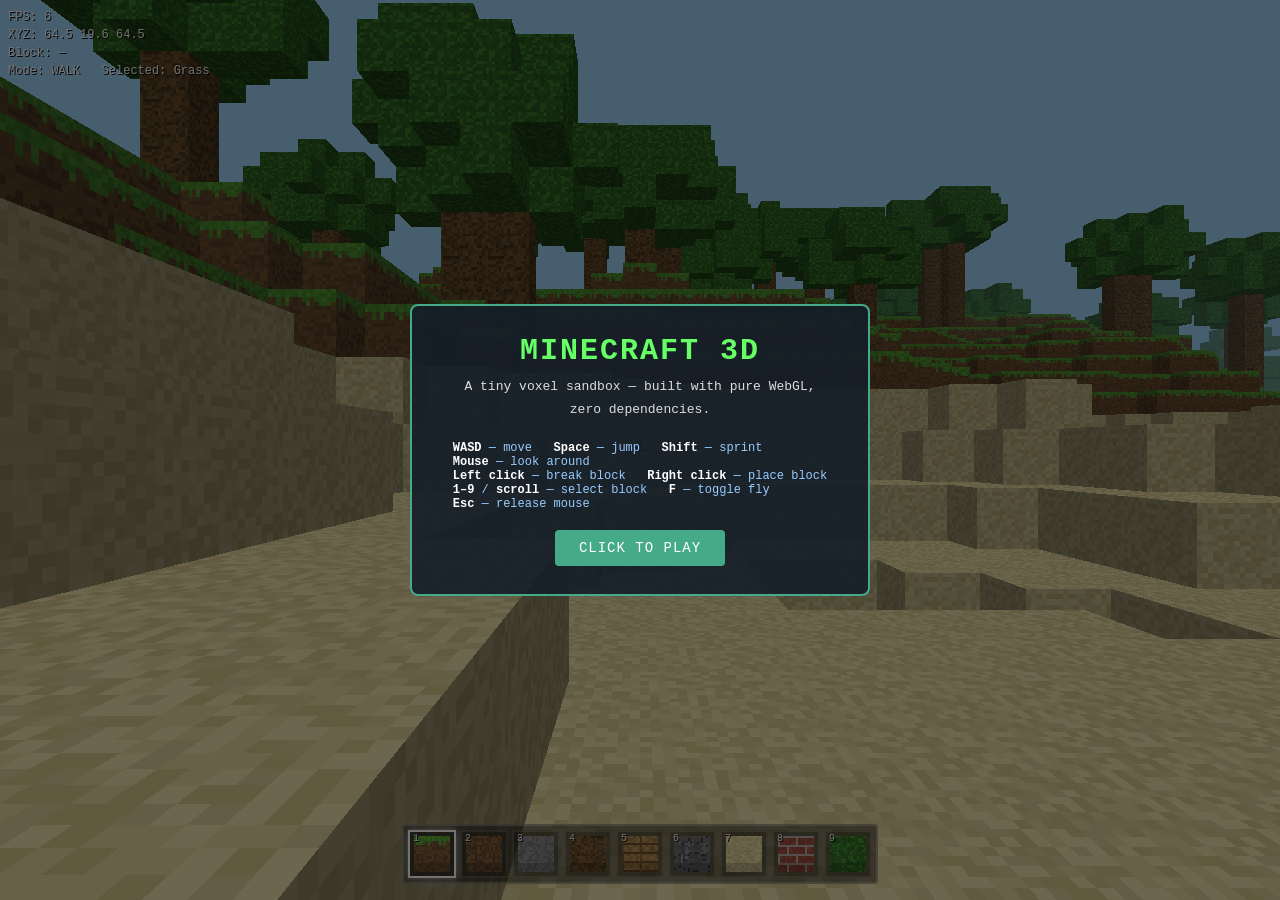
<file: games/GLM-5.2/index.html>
<!DOCTYPE html>
<html lang="en">
<head>
<meta charset="utf-8">
<meta name="viewport" content="width=device-width, initial-scale=1.0">
<title>Minecraft 3D</title>
<style>
  * { margin: 0; padding: 0; box-sizing: border-box; }
  html, body { width: 100%; height: 100%; overflow: hidden; background: #87ceeb; }
  body { font-family: "Courier New", monospace; }
  #gl { display: block; width: 100%; height: 100%; cursor: none; }

  /* Crosshair */
  #crosshair {
    position: fixed; left: 50%; top: 50%; transform: translate(-50%, -50%);
    width: 22px; height: 22px; pointer-events: none; z-index: 10;
    mix-blend-mode: difference;
  }
  #crosshair::before, #crosshair::after {
    content: ""; position: absolute; background: #fff;
  }
  #crosshair::before { left: 50%; top: 0; width: 2px; height: 100%; transform: translateX(-50%); }
  #crosshair::after  { top: 50%; left: 0; height: 2px; width: 100%; transform: translateY(-50%); }

  /* Hotbar */
  #hotbar {
    position: fixed; left: 50%; bottom: 16px; transform: translateX(-50%);
    display: flex; gap: 4px; padding: 4px; background: rgba(0,0,0,0.45);
    border: 2px solid rgba(255,255,255,0.25); border-radius: 4px; z-index: 10;
  }
  .slot {
    width: 48px; height: 48px; border: 2px solid rgba(255,255,255,0.15);
    display: flex; align-items: center; justify-content: center;
    position: relative; background: rgba(0,0,0,0.25);
  }
  .slot.active { border-color: #fff; box-shadow: 0 0 8px rgba(255,255,255,0.6); }
  .slot canvas { width: 36px; height: 36px; image-rendering: pixelated; }
  .slot .num {
    position: absolute; top: 1px; left: 3px; font-size: 10px; color: #fff;
    text-shadow: 1px 1px 0 #000;
  }

  /* HUD info */
  #hud {
    position: fixed; left: 8px; top: 8px; z-index: 10; color: #fff;
    font-size: 12px; line-height: 1.5; text-shadow: 1px 1px 0 #000;
    pointer-events: none; white-space: pre;
  }

  /* Overlay / instructions */
  #overlay {
    position: fixed; inset: 0; z-index: 20; display: flex; align-items: center; justify-content: center;
    background: rgba(0,0,0,0.55); color: #fff; text-align: center;
  }
  #overlay .box {
    background: rgba(20,30,40,0.9); border: 2px solid #4a8; border-radius: 8px;
    padding: 28px 36px; max-width: 460px;
  }
  #overlay h1 { font-size: 30px; margin-bottom: 6px; letter-spacing: 2px; color: #6f6; }
  #overlay p { font-size: 13px; line-height: 1.7; color: #ddd; margin: 8px 0; }
  #overlay .keys { font-size: 12px; color: #9cf; margin-top: 12px; text-align: left; display: inline-block; }
  #overlay .keys b { color: #fff; }
  #overlay .start {
    margin-top: 18px; display: inline-block; padding: 10px 24px; background: #4a8;
    color: #fff; border-radius: 4px; font-size: 14px; letter-spacing: 1px;
  }
  #overlay.hidden { display: none; }

  #loading {
    position: fixed; inset: 0; z-index: 30; display: flex; align-items: center; justify-content: center;
    background: #87ceeb; color: #fff; font-size: 18px; text-shadow: 1px 1px 0 #000;
  }
  #loading.hidden { display: none; }
</style>
</head>
<body>
<canvas id="gl"></canvas>
<div id="crosshair"></div>
<div id="hotbar"></div>
<div id="hud"></div>

<div id="loading">Generating world…</div>

<div id="overlay" class="hidden">
  <div class="box">
    <h1>MINECRAFT 3D</h1>
    <p>A tiny voxel sandbox — built with pure WebGL, zero dependencies.</p>
    <div class="keys">
      <b>WASD</b> — move &nbsp; <b>Space</b> — jump &nbsp; <b>Shift</b> — sprint<br>
      <b>Mouse</b> — look around<br>
      <b>Left click</b> — break block &nbsp; <b>Right click</b> — place block<br>
      <b>1–9</b> / <b>scroll</b> — select block &nbsp; <b>F</b> — toggle fly<br>
      <b>Esc</b> — release mouse
    </div>
    <div class="start">CLICK TO PLAY</div>
  </div>
</div>

<script>
"use strict";
/* ============================================================
   Minecraft 3D — single-file pure-WebGL voxel game
   ============================================================ */

// ---------- Config ----------
const CHUNK_W = 16;        // chunk size X
const CHUNK_H = 48;        // world height
const CHUNK_D = 16;        // chunk size Z
const CHUNKS_X = 8;        // world chunks along X
const CHUNKS_Z = 8;        // world chunks along Z
const WORLD_W = CHUNK_W * CHUNKS_X;
const WORLD_D = CHUNK_D * CHUNKS_Z;
const SEA_LEVEL = 20;

const PLAYER_HEIGHT = 1.8;
const PLAYER_EYE = 1.62;
const PLAYER_RADIUS = 0.3;
const GRAVITY = 28;
const JUMP_SPEED = 9.2;
const WALK_SPEED = 4.7;
const SPRINT_SPEED = 7.5;
const FLY_SPEED = 9.0;

// Block types
const AIR=0, GRASS=1, DIRT=2, STONE=3, WOOD=4, LEAVES=5, SAND=6, PLANKS=7,
      BRICK=8, COBBLE=9, GLASS=10, WATER=11, LOG=12, BEDROCK=13;

// Atlas tile index for [top, side, bottom] of each block
const BLOCK_TILES = {
  [GRASS]:  [0, 1, 2],
  [DIRT]:   [2, 2, 2],
  [STONE]:  [3, 3, 3],
  [WOOD]:   [4, 5, 4],
  [LEAVES]: [6, 6, 6],
  [SAND]:   [7, 7, 7],
  [PLANKS]: [8, 8, 8],
  [BRICK]:  [9, 9, 9],
  [COBBLE]: [10,10,10],
  [GLASS]:  [11,11,11],
  [WATER]:  [12,12,12],
  [LOG]:    [4, 5, 4],
  [BEDROCK]:[13,13,13],
};
const IS_TRANSPARENT = (b)=> b===AIR || b===LEAVES || b===GLASS || b===WATER;
const IS_SOLID = (b)=> b!==AIR && b!==WATER;
const IS_LIQUID = (b)=> b===WATER;

// Hotbar blocks
const HOTBAR = [GRASS, DIRT, STONE, WOOD, PLANKS, COBBLE, SAND, BRICK, LEAVES];
let selectedSlot = 0;

// ---------- Canvas / WebGL ----------
const canvas = document.getElementById('gl');
const gl = canvas.getContext('webgl', { antialias: false, alpha: false });
if (!gl) { document.getElementById('loading').innerText = 'WebGL not supported.'; throw new Error('no webgl'); }
const INDEX_UINT = gl.getExtension('OES_element_index_uint'); // allows >65535 verts per mesh

function resize() {
  const dpr = Math.min(window.devicePixelRatio || 1, 2);
  canvas.width = Math.floor(window.innerWidth * dpr);
  canvas.height = Math.floor(window.innerHeight * dpr);
  gl.viewport(0, 0, canvas.width, canvas.height);
}
window.addEventListener('resize', resize);
resize();

// ---------- Shaders ----------
const VS = `
attribute vec3 aPos;
attribute vec2 aUV;
attribute float aLight;
uniform mat4 uProj;
uniform mat4 uView;
uniform vec3 uEye;
varying vec2 vUV;
varying float vLight;
varying float vDist;
void main(){
  vec4 vp = vec4(aPos, 1.0);
  gl_Position = uProj * uView * vp;
  vUV = aUV;
  vLight = aLight;
  vDist = length(aPos - uEye);
}`;
const FS = `
precision mediump float;
varying vec2 vUV;
varying float vLight;
varying float vDist;
uniform sampler2D uAtlas;
uniform vec3 uFogColor;
uniform float uFogNear, uFogFar;
uniform float uAlphaTest;
void main(){
  vec4 tex = texture2D(uAtlas, vUV);
  if (tex.a < uAlphaTest) discard;
  vec3 col = tex.rgb * vLight;
  float f = clamp((vDist - uFogNear) / (uFogFar - uFogNear), 0.0, 1.0);
  col = mix(col, uFogColor, f);
  gl_FragColor = vec4(col, tex.a);
}`;
function compile(type, src){
  const s = gl.createShader(type); gl.shaderSource(s, src); gl.compileShader(s);
  if (!gl.getShaderParameter(s, gl.COMPILE_STATUS)) throw new Error(gl.getShaderInfoLog(s));
  return s;
}
const prog = gl.createProgram();
gl.attachShader(prog, compile(gl.VERTEX_SHADER, VS));
gl.attachShader(prog, compile(gl.FRAGMENT_SHADER, FS));
gl.linkProgram(prog);
if (!gl.getProgramParameter(prog, gl.LINK_STATUS)) throw new Error(gl.getProgramInfoLog(prog));
gl.useProgram(prog);
const A = {
  pos: gl.getAttribLocation(prog, 'aPos'),
  uv:  gl.getAttribLocation(prog, 'aUV'),
  light: gl.getAttribLocation(prog, 'aLight'),
};
const U = {
  proj: gl.getUniformLocation(prog, 'uProj'),
  view: gl.getUniformLocation(prog, 'uView'),
  eye:  gl.getUniformLocation(prog, 'uEye'),
  atlas:gl.getUniformLocation(prog, 'uAtlas'),
  fogColor: gl.getUniformLocation(prog, 'uFogColor'),
  fogNear: gl.getUniformLocation(prog, 'uFogNear'),
  fogFar:  gl.getUniformLocation(prog, 'uFogFar'),
  alphaTest: gl.getUniformLocation(prog, 'uAlphaTest'),
};

// ---------- Matrix math ----------
function mat4Identity(){ return new Float32Array([1,0,0,0, 0,1,0,0, 0,0,1,0, 0,0,0,1]); }
function mat4Perspective(fovy, aspect, near, far){
  const f = 1/Math.tan(fovy/2), nf = 1/(near-far);
  return new Float32Array([
    f/aspect,0,0,0,
    0,f,0,0,
    0,0,(far+near)*nf,-1,
    0,0,2*far*near*nf,0
  ]);
}
function mat4LookAt(eye, cx, up){
  let zx=eye[0]-cx[0], zy=eye[1]-cx[1], zz=eye[2]-cx[2];
  let zl=Math.hypot(zx,zy,zz)||1; zx/=zl; zy/=zl; zz/=zl;
  let xx=up[1]*zz-up[2]*zy, xy=up[2]*zx-up[0]*zz, xz=up[0]*zy-up[1]*zx;
  let xl=Math.hypot(xx,xy,xz)||1; xx/=xl; xy/=xl; xz/=xl;
  let yx=zy*xz-zz*xy, yy=zz*xx-zx*xz, yz=zx*xy-zy*xx;
  return new Float32Array([
    xx,yx,zx,0,
    xy,yy,zy,0,
    xz,yz,zz,0,
    -(xx*eye[0]+xy*eye[1]+xz*eye[2]),
    -(yx*eye[0]+yy*eye[1]+yz*eye[2]),
    -(zx*eye[0]+zy*eye[1]+zz*eye[2]),1
  ]);
}

// ---------- Noise (value noise + fbm) ----------
function hash2(x, y){
  let h = (x|0)*374761393 + (y|0)*668265263;
  h = (h ^ (h >>> 13)) * 1274126177;
  return ((h ^ (h >>> 16)) >>> 0) / 4294967295;
}
function smooth(t){ return t*t*(3-2*t); }
function lerp(a,b,t){ return a+(b-a)*t; }
function valueNoise(x, y){
  const xi=Math.floor(x), yi=Math.floor(y);
  const xf=x-xi, yf=y-yi;
  const tl=hash2(xi,yi), tr=hash2(xi+1,yi);
  const bl=hash2(xi,yi+1), br=hash2(xi+1,yi+1);
  const sx=smooth(xf), sy=smooth(yf);
  return lerp(lerp(tl,tr,sx), lerp(bl,br,sx), sy);
}
function fbm(x, y){
  let sum=0, amp=1, freq=1, max=0;
  for(let i=0;i<4;i++){ sum+=amp*valueNoise(x*freq,y*freq); max+=amp; amp*=0.5; freq*=2; }
  return sum/max;
}

// ---------- Texture atlas (procedural pixel art) ----------
const TILE = 16, ATLAS_COLS = 4, ATLAS_SIZE = TILE*ATLAS_COLS;
function makeAtlas(){
  const c = document.createElement('canvas');
  c.width = ATLAS_SIZE; c.height = ATLAS_SIZE;
  const ctx = c.getContext('2d');
  function px(tx, ty, x, y, color){ ctx.fillStyle = color; ctx.fillRect(tx*TILE+x, ty*TILE+y, 1, 1); }
  function fillTile(tx, ty, color){ ctx.fillStyle = color; ctx.fillRect(tx*TILE, ty*TILE, TILE, TILE); }
  function noiseTile(tx, ty, palette, seed){
    for(let y=0;y<TILE;y++) for(let x=0;x<TILE;x++){
      const r = hash2(x*7+seed, y*13+seed);
      const col = palette[Math.floor(r*palette.length)%palette.length];
      px(tx,ty,x,y,col);
    }
  }
  // 0 grass_top
  noiseTile(0,0,["#5fae3a","#6cb83f","#54a033","#74c247","#4f9a30"], 11);
  // 1 grass_side
  noiseTile(1,0,["#7a5a3a","#6b4d30","#866239"], 22);
  for(let x=0;x<TILE;x++){ const h=2+Math.floor(hash2(x,99)*3); for(let y=0;y<h;y++) px(1,0,x,y,["#5fae3a","#54a033","#6cb83f"][Math.floor(hash2(x,y+1)*3)]); }
  // 2 dirt
  noiseTile(2,0,["#7a5a3a","#6b4d30","#866239","#5e4628"], 33);
  // 3 stone
  noiseTile(3,0,["#8a8a8a","#7e7e7e","#949494","#767676"], 44);
  // 4 log_top (rings)
  (function(){ fillTile(0,1,"#9c7a4a"); const cx=8, cy=8;
    for(let y=0;y<TILE;y++) for(let x=0;x<TILE;x++){
      const d=Math.hypot(x-cx,y-cy); let col="#9c7a4a";
      if(d<2) col="#7a5a30"; else if(d<4) col="#a8854f"; else if(d<6) col="#8a6a3e"; else col=["#9c7a4a","#8a6a3e","#a8854f"][Math.floor(hash2(x,y)*3)];
      px(0,1,x,y,col);
    }
  })();
  // 5 log_side (bark)
  noiseTile(1,1,["#6b4d2a","#7a5a30","#5e4628","#83603a"], 66);
  for(let y=0;y<TILE;y+=4){ for(let x=0;x<TILE;x++){ if(hash2(x,y*3)>0.5) px(1,1,x,y,"#4f3a20"); } }
  // 6 leaves
  noiseTile(2,1,["#3a7d2a","#2f6a22","#469530","#357026"], 77);
  for(let y=0;y<TILE;y++) for(let x=0;x<TILE;x++){ if(hash2(x*3,y*5,7)>0.82) px(2,1,x,y,"rgba(0,0,0,0)"); }
  // 7 sand
  noiseTile(3,1,["#e6d9a0","#ded09a","#f0e3ad","#d8c98c"], 88);
  // 8 planks
  noiseTile(0,2,["#b08a4f","#a37f44","#bd9560","#9a7440"], 99);
  for(let y=0;y<TILE;y++){ if(y%4===3) for(let x=0;x<TILE;x++) px(0,2,x,y,"#6b4d2a"); }
  for(let y=0;y<TILE;y++) for(let x=0;x<TILE;x++){ if(x%8===0) px(0,2,x,y, hash2(x,y)>0.5?"#7a5a30":"#8a6a3e"); }
  // 9 brick
  (function(){ fillTile(1,2,"#9b4a3a");
    const mortar="#b8b0a8";
    for(let y=0;y<TILE;y++) for(let x=0;x<TILE;x++){
      const row=Math.floor(y/4), off=row%2? 4:0;
      const isMortar = (y%4===0) || (((x+off)%8)===0);
      px(1,2,x,y, isMortar? mortar : (hash2(x,y)>0.5? "#a85648":"#9b4a3a"));
    }
  })();
  // 10 cobblestone
  (function(){ fillTile(2,2,"#6f6f6f");
    const cells=[[2,2,5,5,"#8a8a8a"],[8,2,5,4,"#7a7a7a"],[2,7,4,5,"#949494"],[7,8,6,5,"#6e6e6e"],[12,3,3,8,"#828282"]];
    for(const [cx,cy,cw,ch,col] of cells){
      for(let y=0;y<ch;y++) for(let x=0;x<cw;x++){ if(cx+x<TILE&&cy+y<TILE) px(2,2,cx+x,cy+y, hash2(cx+x,cy+y)>0.5? col: "#5f5f5f"); }
    }
    ctx.fillStyle="#3f3f3f";
    for(let y=0;y<TILE;y+=1) for(let x=0;x<TILE;x+=1){ if(hash2(x*9,y*3,5)>0.9) px(2,2,x,y,"#3f3f3f"); }
  })();
  // 11 glass
  (function(){ for(let y=0;y<TILE;y++) for(let x=0;x<TILE;x++){
    const edge = (x===0||y===0||x===TILE-1||y===TILE-1);
    px(3,2,x,y, edge? "rgba(200,230,255,0.9)":"rgba(220,240,255,0.25)");
  } })();
  // 12 water (semi-transparent)
  noiseTile(0,3,["rgba(42,111,214,0.72)","rgba(41,102,196,0.72)","rgba(52,120,224,0.72)","rgba(37,90,190,0.72)"], 123);
  // 13 bedrock
  noiseTile(1,3,["#3a3a3a","#2a2a2a","#4a4a4a","#222222"], 200);
  // empty tiles 2,3 row3 (unused)
  return c;
}
const atlasCanvas = makeAtlas();
const atlasTex = gl.createTexture();
gl.bindTexture(gl.TEXTURE_2D, atlasTex);
gl.pixelStorei(gl.UNPACK_FLIP_Y_WEBGL, false);
gl.texImage2D(gl.TEXTURE_2D, 0, gl.RGBA, gl.RGBA, gl.UNSIGNED_BYTE, atlasCanvas);
gl.texParameteri(gl.TEXTURE_2D, gl.TEXTURE_MIN_FILTER, gl.NEAREST);
gl.texParameteri(gl.TEXTURE_2D, gl.TEXTURE_MAG_FILTER, gl.NEAREST);
gl.texParameteri(gl.TEXTURE_2D, gl.TEXTURE_WRAP_S, gl.CLAMP_TO_EDGE);
gl.texParameteri(gl.TEXTURE_2D, gl.TEXTURE_WRAP_T, gl.CLAMP_TO_EDGE);
gl.uniform1i(U.atlas, 0);

// tile UV rect (with small inset to prevent bleeding)
function tileUV(tileIndex){
  const col = tileIndex % ATLAS_COLS, row = Math.floor(tileIndex / ATLAS_COLS);
  const s = 1/ATLAS_COLS, inset = 0.001;
  return [ (col+inset)*s, (row+inset)*s, (col+1-inset)*s, (row+1-inset)*s ];
}

// ---------- World storage ----------
const world = new Uint8Array(WORLD_W * CHUNK_H * WORLD_D);
function idx(x,y,z){ return (y*WORLD_D + z)*WORLD_W + x; }
function getBlock(x,y,z){
  if(x<0||x>=WORLD_W||y<0||y>=CHUNK_H||z<0||z>=WORLD_D) return AIR;
  return world[idx(x,y,z)];
}
function setBlock(x,y,z,b){
  if(x<0||x>=WORLD_W||y<0||y>=CHUNK_H||z<0||z>=WORLD_D) return;
  world[idx(x,y,z)] = b;
}

// ---------- World generation ----------
function generateWorld(){
  for(let cx=0;cx<CHUNKS_X;cx++) for(let cz=0;cz<CHUNKS_Z;cz++){
    for(let lx=0;lx<CHUNK_W;lx++) for(let lz=0;lz<CHUNK_D;lz++){
      const x = cx*CHUNK_W+lx, z = cz*CHUNK_D+lz;
      const base = SEA_LEVEL;
      const n = fbm(x*0.045, z*0.045);          // 0..1
      const n2 = fbm(x*0.012+100, z*0.012+100); // broad features
      let h = Math.floor(base + (n-0.5)*18 + (n2-0.5)*10);
      if(h<1) h=1; if(h>CHUNK_H-6) h=CHUNK_H-6;
      for(let y=0;y<=h;y++){
        let b;
        if(y===0) b=BEDROCK;
        else if(y===h){ b = h<=SEA_LEVEL? SAND : GRASS; }
        else if(y>=h-3) b = h<=SEA_LEVEL? SAND : DIRT;
        else b = STONE;
        setBlock(x,y,z,b);
      }
      // water fill
      if(h<SEA_LEVEL){ for(let y=h+1;y<=SEA_LEVEL;y++) setBlock(x,y,z,WATER); }
      // trees on grass above sea level
      if(h>SEA_LEVEL && h<CHUNK_H-8 && hash2(x*131+7, z*257+13) > 0.985){
        plantTree(x, h+1, z);
      }
    }
  }
}
function plantTree(x, y, z){
  const th = 4 + Math.floor(hash2(x,z)*3);
  for(let i=0;i<th;i++) setBlock(x, y+i, z, WOOD);
  const top = y+th;
  for(let dy=-1;dy<=1;dy++) for(let dx=-2;dx<=2;dx++) for(let dz=-2;dz<=2;dz++){
    if(dx===0&&dz===0&&dy<1) continue;
    const dist = Math.abs(dx)+Math.abs(dz)+Math.abs(dy);
    if(dist>3) continue;
    if(dist===3 && hash2(x+dx,z+dz+dy)>0.5) continue;
    const bx=x+dx, by=top+dy, bz=z+dz;
    if(getBlock(bx,by,bz)===AIR) setBlock(bx,by,bz,LEAVES);
  }
  setBlock(x, top+1, z, LEAVES);
}

// ---------- Chunk meshing ----------
const FACES = [
  // +X
  { n:[1,0,0],  v:[[1,0,0],[1,1,0],[1,1,1],[1,0,1]], light:0.62 },
  // -X
  { n:[-1,0,0], v:[[0,0,1],[0,1,1],[0,1,0],[0,0,0]], light:0.62 },
  // +Y (top)
  { n:[0,1,0],  v:[[0,1,1],[1,1,1],[1,1,0],[0,1,0]], light:1.00 },
  // -Y (bottom)
  { n:[0,-1,0], v:[[0,0,0],[1,0,0],[1,0,1],[0,0,1]], light:0.5 },
  // +Z
  { n:[0,0,1],  v:[[1,0,1],[1,1,1],[0,1,1],[0,0,1]], light:0.80 },
  // -Z
  { n:[0,0,-1], v:[[0,0,0],[0,1,0],[1,1,0],[1,0,0]], light:0.80 },
];
// face index: 0=+X(side),1=-X(side),2=top,3=bottom,4=+Z(side),5=-Z(side)
function faceTile(block, faceIndex){
  const t = BLOCK_TILES[block];
  if(!t) return 3;
  if(faceIndex===2) return t[0];      // top
  if(faceIndex===3) return t[2];      // bottom
  return t[1];                        // side
}

const chunkMeshes = []; // index = cz*CHUNKS_X + cx ; each {opaque:{vbo,ibo,count}, trans:{...}}
function chunkIndex(cx,cz){ return cz*CHUNKS_X+cx; }

function buildChunk(cx, cz){
  const opaqueVerts = [], opaqueIdx = [];
  const transVerts = [], transIdx = [];
  const baseX = cx*CHUNK_W, baseZ = cz*CHUNK_D;
  let ov = 0, tv = 0;
  for(let ly=0; ly<CHUNK_H; ly++)
  for(let lz=0; lz<CHUNK_D; lz++)
  for(let lx=0; lx<CHUNK_W; lx++){
    const x=baseX+lx, y=ly, z=baseZ+lz;
    const b = getBlock(x,y,z);
    if(b===AIR) continue;
    const liquid = IS_LIQUID(b);
    for(let f=0; f<6; f++){
      const dir = FACES[f].n;
      const nb = getBlock(x+dir[0], y+dir[1], z+dir[2]);
      // determine if face is visible
      let visible;
      if(liquid){
        // water faces visible if neighbor is air (top) or non-water non-solid... show against air only
        visible = (nb===AIR);
      } else {
        visible = IS_TRANSPARENT(nb) && nb !== b;
        // glass next to glass: hide; leaves next to leaves: hide
      }
      if(!visible) continue;
      const isTrans = (b===WATER || b===GLASS);
      const verts = isTrans ? transVerts : opaqueVerts;
      const idxArr = isTrans ? transIdx : opaqueIdx;
      const base = isTrans ? tv : ov;
      const tile = faceTile(b, f);
      const [u0,v0,u1,v1] = tileUV(tile);
      const light = FACES[f].light;
      const corners = FACES[f].v;
      // UVs per corner (0,0)(1,0)(1,1)(0,1) -> map to tile rect
      const uvCorners = [[u0,v1],[u0,v0],[u1,v0],[u1,v1]];
      for(let i=0;i<4;i++){
        const c = corners[i];
        verts.push(x+c[0], y+c[1], z+c[2], uvCorners[i][0], uvCorners[i][1], light);
      }
      idxArr.push(base, base+1, base+2, base, base+2, base+3);
      if(isTrans) tv+=4; else ov+=4;
    }
  }
  // build GL buffers
  const ci = chunkIndex(cx,cz);
  let mesh = chunkMeshes[ci];
  if(!mesh){ mesh = {opaque:null, trans:null}; chunkMeshes[ci]=mesh; }
  // dispose old
  if(mesh.opaque){ gl.deleteBuffer(mesh.opaque.vbo); gl.deleteBuffer(mesh.opaque.ibo); }
  if(mesh.trans){ gl.deleteBuffer(mesh.trans.vbo); gl.deleteBuffer(mesh.trans.ibo); }
  mesh.opaque = makeMesh(opaqueVerts, opaqueIdx);
  mesh.trans  = makeMesh(transVerts, transIdx);
}
function makeMesh(verts, idx){
  if(verts.length===0) return null;
  const vbo = gl.createBuffer();
  gl.bindBuffer(gl.ARRAY_BUFFER, vbo);
  gl.bufferData(gl.ARRAY_BUFFER, new Float32Array(verts), gl.STATIC_DRAW);
  const ibo = gl.createBuffer();
  gl.bindBuffer(gl.ELEMENT_ARRAY_BUFFER, ibo);
  const indexType = INDEX_UINT ? gl.UNSIGNED_INT : gl.UNSIGNED_SHORT;
  const idxBuf = INDEX_UINT ? new Uint32Array(idx) : new Uint16Array(idx);
  gl.bufferData(gl.ELEMENT_ARRAY_BUFFER, idxBuf, gl.STATIC_DRAW);
  return { vbo, ibo, count: idx.length, indexType };
}
function buildAllChunks(){
  for(let cz=0;cz<CHUNKS_Z;cz++) for(let cx=0;cx<CHUNKS_X;cx++) buildChunk(cx,cz);
}
function remeshAround(x,y,z){
  const cx=Math.floor(x/CHUNK_W), cz=Math.floor(z/CHUNK_D);
  buildChunk(cx,cz);
  const lx = x - cx*CHUNK_W, lz = z - cz*CHUNK_D;
  if(lx===0 && cx>0) buildChunk(cx-1, cz);
  if(lx===CHUNK_W-1 && cx<CHUNKS_X-1) buildChunk(cx+1, cz);
  if(lz===0 && cz>0) buildChunk(cx, cz-1);
  if(lz===CHUNK_D-1 && cz<CHUNKS_Z-1) buildChunk(cx, cz+1);
}

// ---------- Player ----------
const player = {
  x: WORLD_W/2, y: CHUNK_H-1, z: WORLD_D/2,
  vx:0, vy:0, vz:0,
  yaw: 0, pitch: 0,
  onGround: false,
  flying: false,
};

function spawnPlayer(){
  // find a grass/sand column near center
  const x=Math.floor(WORLD_W/2), z=Math.floor(WORLD_D/2);
  for(let y=CHUNK_H-1;y>0;y--){
    const b=getBlock(x,y,z);
    if(IS_SOLID(b)){ player.x=x+0.5; player.y=y+1+PLAYER_EYE; player.z=z+0.5; player.vy=0; return; }
  }
  player.x=x+0.5; player.y=SEA_LEVEL+3; player.z=z+0.5;
}

// ---------- Input ----------
const keys = {};
let mouseLocked = false;
document.addEventListener('keydown', e=>{
  keys[e.code]=true;
  if(e.code==='KeyF'){ player.flying=!player.flying; player.vy=0; }
  if(e.code.startsWith('Digit')){
    const n=parseInt(e.code.slice(5)); if(n>=1&&n<=HOTBAR.length){ selectedSlot=n-1; updateHotbarUI(); }
  }
});
document.addEventListener('keyup', e=>{ keys[e.code]=false; });

canvas.addEventListener('click', ()=>{
  if(!mouseLocked) canvas.requestPointerLock();
});
document.getElementById('overlay').addEventListener('click', ()=>{
  canvas.requestPointerLock();
});
document.addEventListener('pointerlockchange', ()=>{
  mouseLocked = (document.pointerLockElement===canvas);
  document.getElementById('overlay').classList.toggle('hidden', mouseLocked);
});
document.addEventListener('mousemove', e=>{
  if(!mouseLocked) return;
  const s=0.0022;
  player.yaw -= e.movementX*s;
  player.pitch -= e.movementY*s;
  const lim=Math.PI/2-0.01;
  if(player.pitch>lim) player.pitch=lim;
  if(player.pitch<-lim) player.pitch=-lim;
});
document.addEventListener('mousedown', e=>{
  if(!mouseLocked) return;
  if(e.button===0) breakBlock();
  else if(e.button===2) placeBlock();
});
document.addEventListener('contextmenu', e=> e.preventDefault());
window.addEventListener('wheel', e=>{
  if(!mouseLocked) return;
  if(e.deltaY>0) selectedSlot=(selectedSlot+1)%HOTBAR.length;
  else selectedSlot=(selectedSlot-1+HOTBAR.length)%HOTBAR.length;
  updateHotbarUI();
});

// ---------- Raycast (voxel DDA) ----------
function raycast(maxDist){
  const dir = camForward();
  let ox=player.x, oy=player.y, pz=player.z;
  let x=Math.floor(ox), y=Math.floor(oy), z=Math.floor(pz);
  const stepX=Math.sign(dir[0])||1, stepY=Math.sign(dir[1])||1, stepZ=Math.sign(dir[2])||1;
  const tDeltaX = dir[0]!==0? Math.abs(1/dir[0]) : Infinity;
  const tDeltaY = dir[1]!==0? Math.abs(1/dir[1]) : Infinity;
  const tDeltaZ = dir[2]!==0? Math.abs(1/dir[2]) : Infinity;
  let tMaxX = dir[0]>0? (x+1-ox)/dir[0] : (dir[0]<0? (ox-x)/-dir[0] : Infinity);
  let tMaxY = dir[1]>0? (y+1-oy)/dir[1] : (dir[1]<0? (oy-y)/-dir[1] : Infinity);
  let tMaxZ = dir[2]>0? (z+1-pz)/dir[2] : (dir[2]<0? (pz-z)/-dir[2] : Infinity);
  let face=null, t=0;
  for(let i=0;i<80;i++){
    const b=getBlock(x,y,z);
    if(b!==AIR && b!==WATER){ return {x,y,z, face, block:b}; }
    if(tMaxX<tMaxY && tMaxX<tMaxZ){ x+=stepX; t=tMaxX; tMaxX+=tDeltaX; face=[-stepX,0,0]; }
    else if(tMaxY<tMaxZ){ y+=stepY; t=tMaxY; tMaxY+=tDeltaY; face=[0,-stepY,0]; }
    else { z+=stepZ; t=tMaxZ; tMaxZ+=tDeltaZ; face=[0,0,-stepZ]; }
    if(t>maxDist) break;
  }
  return null;
}
function camForward(){
  const cp=Math.cos(player.pitch), sp=Math.sin(player.pitch);
  const cy=Math.cos(player.yaw), sy=Math.sin(player.yaw);
  // forward direction camera looks (OpenGL -Z forward)
  return [-cp*sy, sp, -cp*cy];
}

function breakBlock(){
  const hit=raycast(6); if(!hit) return;
  if(hit.block===BEDROCK) return;
  setBlock(hit.x,hit.y,hit.z,AIR);
  remeshAround(hit.x,hit.y,hit.z);
}
function placeBlock(){
  const hit=raycast(6); if(!hit||!hit.face) return;
  const nx=hit.x+hit.face[0], ny=hit.y+hit.face[1], nz=hit.z+hit.face[2];
  if(ny<0||ny>=CHUNK_H) return;
  if(getBlock(nx,ny,nz)!==AIR && getBlock(nx,ny,nz)!==WATER) return;
  // don't place inside player
  const minX=player.x-PLAYER_RADIUS, maxX=player.x+PLAYER_RADIUS;
  const minZ=player.z-PLAYER_RADIUS, maxZ=player.z+PLAYER_RADIUS;
  const minY=player.y-PLAYER_EYE, maxY=player.y-PLAYER_EYE+PLAYER_HEIGHT;
  if(nx+1>minX && nx<maxX && nz+1>minZ && nz<maxZ && ny+1>minY && ny<maxY) return;
  setBlock(nx,ny,nz,HOTBAR[selectedSlot]);
  remeshAround(nx,ny,nz);
}

// ---------- Collision ----------
function collides(px, py, pz){
  const minX=Math.floor(px-PLAYER_RADIUS), maxX=Math.floor(px+PLAYER_RADIUS);
  const minY=Math.floor(py-PLAYER_EYE), maxY=Math.floor(py-PLAYER_EYE+PLAYER_HEIGHT);
  const minZ=Math.floor(pz-PLAYER_RADIUS), maxZ=Math.floor(pz+PLAYER_RADIUS);
  for(let y=minY;y<=maxY;y++) for(let x=minX;x<=maxX;x++) for(let z=minZ;z<=maxZ;z++){
    if(IS_SOLID(getBlock(x,y,z))) return true;
  }
  return false;
}
function inLiquid(){
  const x=Math.floor(player.x), y=Math.floor(player.y-PLAYER_EYE+0.5), z=Math.floor(player.z);
  return getBlock(x,y,z)===WATER;
}

// ---------- Update ----------
function update(dt){
  // movement input
  // horizontal forward (zero out y)
  let fx=-Math.sin(player.yaw), fz=-Math.cos(player.yaw);
  let rx=Math.cos(player.yaw), rz=-Math.sin(player.yaw);
  // right vector = (cos yaw, 0, -sin yaw)? compute properly:
  // forward (yaw): fx=-sin(yaw), fz=-cos(yaw). right = (fz, 0, -fx)?? let's use:
  rx = -fz; rz = fx; // perpendicular in XZ
  let ix=0, iz=0;
  if(keys['KeyW']){ ix+=fx; iz+=fz; }
  if(keys['KeyS']){ ix-=fx; iz-=fz; }
  if(keys['KeyA']){ ix-=rx; iz-=rz; }
  if(keys['KeyD']){ ix+=rx; iz+=rz; }
  const il=Math.hypot(ix,iz);
  if(il>0){ ix/=il; iz/=il; }
  const sprint = keys['ShiftLeft']||keys['ShiftRight'];
  const speed = player.flying? FLY_SPEED : (sprint? SPRINT_SPEED : WALK_SPEED);

  if(player.flying){
    player.vx = ix*speed; player.vz = iz*speed;
    let vy=0;
    if(keys['Space']) vy+=1; if(keys['ShiftLeft']||keys['ShiftRight']) vy-=1;
    player.vy = vy*speed;
  } else {
    player.vx = ix*speed; player.vz = iz*speed;
    const liquid = inLiquid();
    if(keys['Space'] && (player.onGround || liquid)){
      player.vy = liquid? 5 : JUMP_SPEED;
      player.onGround=false;
    }
    player.vy -= GRAVITY*dt;
    if(liquid){ player.vy = Math.max(player.vy, -3); } // buoyancy/slow sink
    // water drag on horizontal
    if(liquid){ player.vx*=0.6; player.vz*=0.6; }
  }

  // move axis by axis with collision
  let nx = player.x + player.vx*dt;
  if(!collides(nx, player.y, player.z)) player.x=nx; else player.vx=0;
  let nz = player.z + player.vz*dt;
  if(!collides(player.x, player.y, nz)) player.z=nz; else player.vz=0;
  let ny = player.y + player.vy*dt;
  if(!collides(player.x, ny, player.z)){
    player.y=ny; player.onGround=false;
  } else {
    if(player.vy<0) player.onGround=true;
    player.vy=0;
  }
  // keep inside world
  if(player.x<1)player.x=1; if(player.x>WORLD_W-1)player.x=WORLD_W-1;
  if(player.z<1)player.z=1; if(player.z>WORLD_D-1)player.z=WORLD_D-1;
  if(player.y< -10){ spawnPlayer(); player.flying=false; }
}

// ---------- Render ----------
const SKY = [0.62, 0.82, 0.96];
function render(){
  gl.clearColor(SKY[0], SKY[1], SKY[2], 1);
  gl.clear(gl.COLOR_BUFFER_BIT | gl.DEPTH_BUFFER_BIT);

  const aspect = canvas.width/canvas.height;
  const proj = mat4Perspective(70*Math.PI/180, aspect, 0.05, 1000);
  const eye = [player.x, player.y, player.z];
  const fwd = camForward();
  const center = [eye[0]+fwd[0], eye[1]+fwd[1], eye[2]+fwd[2]];
  const view = mat4LookAt(eye, center, [0,1,0]);

  gl.useProgram(prog);
  gl.uniformMatrix4fv(U.proj, false, proj);
  gl.uniformMatrix4fv(U.view, false, view);
  gl.uniform3fv(U.eye, eye);
  gl.uniform3fv(U.fogColor, SKY);
  gl.uniform1f(U.fogNear, 40);
  gl.uniform1f(U.fogFar, 130);

  gl.activeTexture(gl.TEXTURE0);
  gl.bindTexture(gl.TEXTURE_2D, atlasTex);

  gl.enable(gl.DEPTH_TEST);
  gl.enable(gl.CULL_FACE);
  gl.cullFace(gl.BACK);

  // Opaque pass (alpha test for leaves)
  gl.disable(gl.BLEND);
  gl.uniform1f(U.alphaTest, 0.4);
  for(const mesh of chunkMeshes){
    if(mesh && mesh.opaque) drawMesh(mesh.opaque);
  }
  // Transparent pass (water/glass)
  gl.uniform1f(U.alphaTest, 0.05);
  gl.enable(gl.BLEND);
  gl.blendFunc(gl.SRC_ALPHA, gl.ONE_MINUS_SRC_ALPHA);
  gl.depthMask(false);
  for(const mesh of chunkMeshes){
    if(mesh && mesh.trans) drawMesh(mesh.trans);
  }
  gl.depthMask(true);
  gl.disable(gl.BLEND);

  drawHighlight();
}
function drawMesh(mesh){
  gl.bindBuffer(gl.ARRAY_BUFFER, mesh.vbo);
  gl.bindBuffer(gl.ELEMENT_ARRAY_BUFFER, mesh.ibo);
  const stride = 6*4;
  gl.enableVertexAttribArray(A.pos);  gl.vertexAttribPointer(A.pos, 3, gl.FLOAT, false, stride, 0);
  gl.enableVertexAttribArray(A.uv);   gl.vertexAttribPointer(A.uv, 2, gl.FLOAT, false, stride, 12);
  gl.enableVertexAttribArray(A.light);gl.vertexAttribPointer(A.light,1, gl.FLOAT, false, stride, 20);
  gl.drawElements(gl.TRIANGLES, mesh.count, mesh.indexType, 0);
}

// Block highlight outline
let hlVBO=null, hlIBO=null, hlCount=0;
function buildHighlight(){
  const v=[], idx=[];
  const s=0.002;
  const c=[[0,0,0],[1,0,0],[1,1,0],[0,1,0],[0,0,1],[1,0,1],[1,1,1],[0,1,1]];
  const edges=[[0,1],[1,2],[2,3],[3,0],[4,5],[5,6],[6,7],[7,4],[0,4],[1,5],[2,6],[3,7]];
  for(const e of edges){ v.push(c[e[0]][0],c[e[0]][1],c[e[0]][2], c[e[1]][0],c[e[1]][1],c[e[1]][2]); idx.push(v.length/3-2, v.length/3-1); }
  hlVBO=gl.createBuffer(); gl.bindBuffer(gl.ARRAY_BUFFER, hlVBO); gl.bufferData(gl.ARRAY_BUFFER, new Float32Array(v), gl.STATIC_DRAW);
  hlIBO=gl.createBuffer(); gl.bindBuffer(gl.ELEMENT_ARRAY_BUFFER, hlIBO); gl.bufferData(gl.ELEMENT_ARRAY_BUFFER, new Uint16Array(idx), gl.STATIC_DRAW);
  hlCount=idx.length;
}
buildHighlight();
function drawHighlight(){
  const hit=raycast(6); if(!hit) return;
  const prog2=hlProg;
  gl.useProgram(prog2);
  const aspect=canvas.width/canvas.height;
  const proj=mat4Perspective(70*Math.PI/180, aspect, 0.05, 1000);
  const eye=[player.x,player.y,player.z]; const fwd=camForward();
  const center=[eye[0]+fwd[0],eye[1]+fwd[1],eye[2]+fwd[2]];
  const view=mat4LookAt(eye,center,[0,1,0]);
  gl.uniformMatrix4fv(gl.getUniformLocation(prog2,'uMVP'), false, mulMat4(proj,view));
  // model translate
  const mvp = translateMVP(proj, view, hit.x, hit.y, hit.z);
  gl.uniformMatrix4fv(gl.getUniformLocation(prog2,'uMVP'), false, mvp);
  gl.bindBuffer(gl.ARRAY_BUFFER, hlVBO);
  gl.bindBuffer(gl.ELEMENT_ARRAY_BUFFER, hlIBO);
  gl.enableVertexAttribArray(gl.getAttribLocation(prog2,'aPos'));
  gl.vertexAttribPointer(gl.getAttribLocation(prog2,'aPos'),3,gl.FLOAT,false,12,0);
  gl.disable(gl.DEPTH_TEST);
  gl.lineWidth(2);
  gl.drawElements(gl.LINES, hlCount, gl.UNSIGNED_SHORT, 0);
  gl.enable(gl.DEPTH_TEST);
  gl.useProgram(prog);
}
function mulMat4(a,b){ const o=new Float32Array(16); for(let i=0;i<4;i++)for(let j=0;j<4;j++){let s=0;for(let k=0;k<4;k++)s+=a[k*4+j]*b[i*4+k];o[i*4+j]=s;} return o; }
function translateMVP(proj, view, tx,ty,tz){
  // MVP = proj * view * T ; build combined by injecting translation into view
  const v = new Float32Array(view);
  v[12] += tx*v[0]+ty*v[4]+tz*v[8];
  v[13] += tx*v[1]+ty*v[5]+tz*v[9];
  v[14] += tx*v[2]+ty*v[6]+tz*v[10];
  return mulMat4(proj, v);
}
// highlight shader
const hlVS=`attribute vec3 aPos; uniform mat4 uMVP; void main(){ gl_Position = uMVP * vec4(aPos,1.0); }`;
const hlFS=`precision mediump float; void main(){ gl_FragColor = vec4(0.0,0.0,0.0,0.5); }`;
const hlProg=gl.createProgram();
gl.attachShader(hlProg, compile(gl.VERTEX_SHADER, hlVS));
gl.attachShader(hlProg, compile(gl.FRAGMENT_SHADER, hlFS));
gl.linkProgram(hlProg);

// ---------- Hotbar UI ----------
function updateHotbarUI(){
  const bar=document.getElementById('hotbar');
  bar.innerHTML='';
  HOTBAR.forEach((b,i)=>{
    const slot=document.createElement('div');
    slot.className='slot'+(i===selectedSlot?' active':'');
    const num=document.createElement('div'); num.className='num'; num.innerText=(i+1); slot.appendChild(num);
    // draw block icon from atlas tile
    const cv=document.createElement('canvas'); cv.width=16; cv.height=16;
    const ctx=cv.getContext('2d');
    const tile=BLOCK_TILES[b][1]; // side tile
    const col=tile%ATLAS_COLS, row=Math.floor(tile/ATLAS_COLS);
    ctx.imageSmoothingEnabled=false;
    ctx.drawImage(atlasCanvas, col*TILE, row*TILE, TILE, TILE, 0,0,16,16);
    // darken bottom for fake 3d
    ctx.fillStyle='rgba(0,0,0,0.18)'; ctx.fillRect(0,12,16,4);
    slot.appendChild(cv);
    bar.appendChild(slot);
  });
}

// ---------- HUD ----------
let fpsT=performance.now(), fpsC=0, fps=0;
function updateHUD(){
  fpsC++;
  const now=performance.now();
  if(now-fpsT>500){ fps=Math.round(fpsC*1000/(now-fpsT)); fpsC=0; fpsT=now; }
  const hit=raycast(6);
  document.getElementById('hud').innerText =
    `FPS: ${fps}\n`+
    `XYZ: ${player.x.toFixed(1)} ${player.y.toFixed(1)} ${player.z.toFixed(1)}\n`+
    `Block: ${hit? hit.x+','+hit.y+','+hit.z : '—'}\n`+
    `Mode: ${player.flying?'FLY':'WALK'}   Selected: ${['Grass','Dirt','Stone','Wood','Planks','Cobble','Sand','Brick','Leaves'][selectedSlot]}`;
}

// ---------- Main loop ----------
let last=performance.now();
function loop(){
  const now=performance.now();
  let dt=(now-last)/1000; last=now;
  if(dt>0.1) dt=0.1;
  if(mouseLocked) update(dt);
  render();
  updateHUD();
  requestAnimationFrame(loop);
}

// ---------- Boot (deferred so the "Generating world…" screen paints first) ----------
setTimeout(()=>{
  generateWorld();
  buildAllChunks();
  spawnPlayer();
  updateHotbarUI();
  document.getElementById('loading').classList.add('hidden');
  document.getElementById('overlay').classList.remove('hidden');
  last = performance.now();
  loop();
}, 30);
</script>
</body>
</html>
</file>
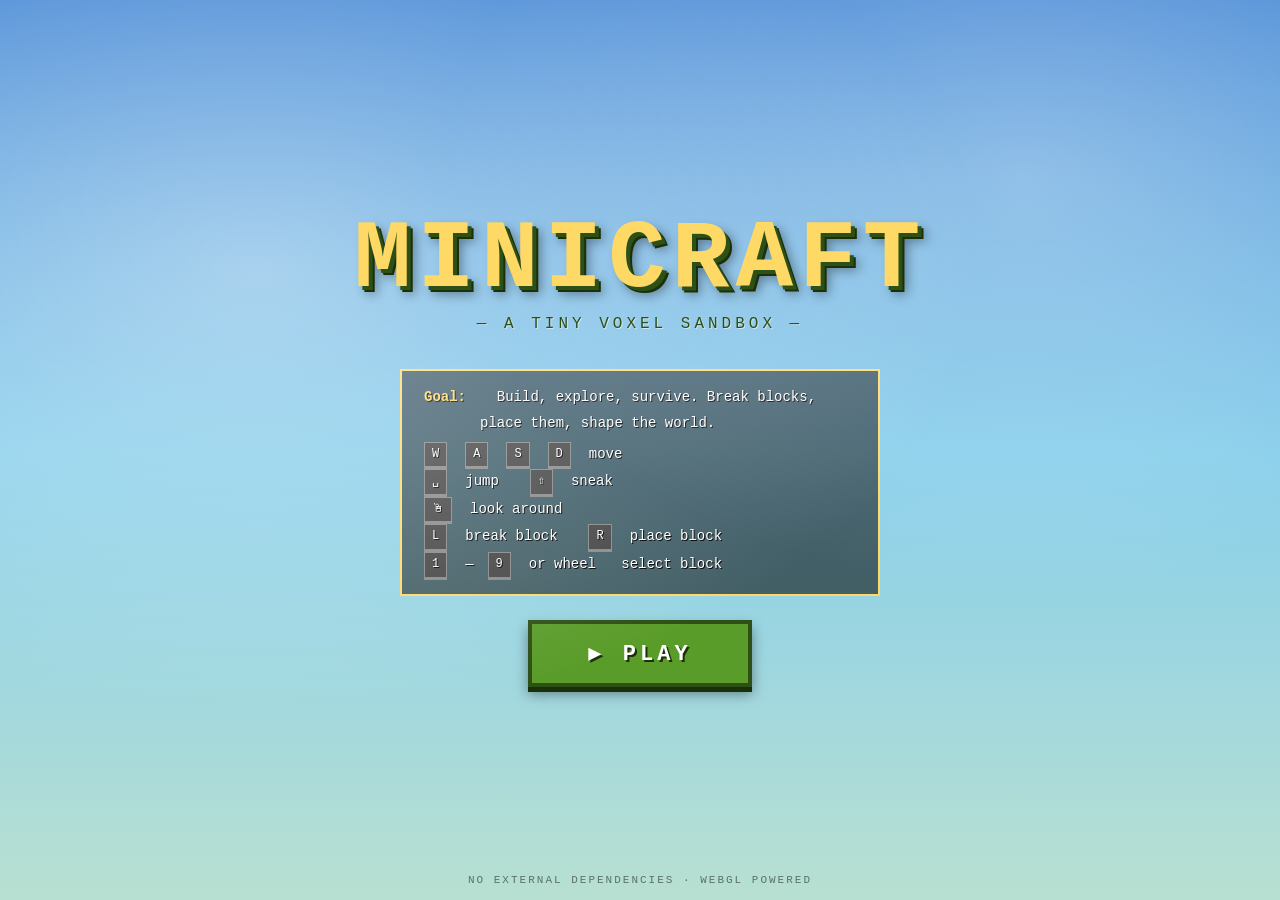
<file: games/minimax-m3/index.html>
<!DOCTYPE html>
<html lang="en">
<head>
<meta charset="UTF-8">
<meta name="viewport" content="width=device-width,initial-scale=1">
<title>MINICRAFT — Voxel Sandbox</title>
<style>
  * { margin: 0; padding: 0; box-sizing: border-box; }
  html, body {
    width: 100%; height: 100%; overflow: hidden;
    background: #1a1a2e;
    font-family: 'Courier New', 'Consolas', monospace;
    user-select: none;
    -webkit-user-select: none;
    color: #fff;
  }
  canvas#c {
    display: block; width: 100%; height: 100%;
    image-rendering: pixelated;
    image-rendering: -moz-crisp-edges;
    image-rendering: crisp-edges;
    cursor: crosshair;
  }

  /* ---------- HUD ---------- */
  #hud { position: fixed; inset: 0; pointer-events: none; display: none; }
  #crosshair {
    position: absolute; top: 50%; left: 50%;
    width: 22px; height: 22px;
    transform: translate(-50%, -50%);
  }
  #crosshair::before, #crosshair::after {
    content: ''; position: absolute;
    background: #fff;
    mix-blend-mode: difference;
    box-shadow: 0 0 1px #000;
  }
  #crosshair::before { left: 10px; top: 0;  width: 2px; height: 22px; }
  #crosshair::after  { left: 0;  top: 10px; width: 22px; height: 2px; }

  #hotbar {
    position: absolute; bottom: 18px; left: 50%;
    transform: translateX(-50%);
    display: flex; gap: 4px;
    padding: 6px;
    background: rgba(0,0,0,0.55);
    border: 3px solid #1a1a1a;
    box-shadow: 0 0 0 2px rgba(255,255,255,0.15), 0 4px 12px rgba(0,0,0,0.5);
    pointer-events: auto;
  }
  .slot {
    width: 52px; height: 52px;
    background: rgba(0,0,0,0.45);
    border: 2px solid rgba(255,255,255,0.18);
    display: flex; align-items: center; justify-content: center;
    position: relative;
  }
  .slot.active {
    border-color: #fff;
    box-shadow: 0 0 0 1px #fff, 0 0 14px rgba(255,255,255,0.5);
    transform: scale(1.05);
  }
  .slot .icon {
    width: 40px; height: 40px;
    image-rendering: pixelated;
    image-rendering: -moz-crisp-edges;
    background-size: 256px 256px;
    background-repeat: no-repeat;
  }
  .slot .num {
    position: absolute; top: 2px; left: 4px;
    font-size: 11px; font-weight: bold;
    color: #fff; text-shadow: 1px 1px 0 #000;
  }

  #panel {
    position: absolute; top: 12px; left: 12px;
    background: rgba(0,0,0,0.5);
    border: 2px solid rgba(255,255,255,0.2);
    padding: 8px 12px;
    font-size: 13px; line-height: 1.6;
    text-shadow: 1px 1px 0 #000;
    max-width: 260px;
  }
  #panel b { color: #ffd966; }

  #debug {
    position: absolute; top: 12px; right: 12px;
    background: rgba(0,0,0,0.5);
    border: 2px solid rgba(255,255,255,0.2);
    padding: 6px 10px;
    font-size: 12px; line-height: 1.5;
    text-align: right;
    text-shadow: 1px 1px 0 #000;
    font-variant-numeric: tabular-nums;
  }
  #debug .lbl { color: #88c0d0; }
  #debug .val { color: #fff; }

  #blockname {
    position: absolute;
    top: calc(50% + 26px); left: 50%;
    transform: translateX(-50%);
    background: rgba(0,0,0,0.6);
    border: 2px solid rgba(255,255,255,0.25);
    padding: 4px 10px;
    font-size: 14px;
    text-shadow: 1px 1px 0 #000;
    display: none;
  }

  #toast {
    position: absolute; bottom: 90px; left: 50%;
    transform: translateX(-50%);
    background: rgba(0,0,0,0.7);
    padding: 6px 14px;
    font-size: 13px;
    text-shadow: 1px 1px 0 #000;
    display: none;
    border: 1px solid rgba(255,255,255,0.2);
  }

  /* ---------- Menu ---------- */
  #menu {
    position: fixed; inset: 0;
    background: linear-gradient(180deg, #4a8bd6 0%, #87ceeb 50%, #b8e0d2 100%);
    display: flex; flex-direction: column;
    align-items: center; justify-content: center;
    z-index: 10;
  }
  #menu::before {
    content: ''; position: absolute; inset: 0;
    background:
      radial-gradient(ellipse at 20% 30%, rgba(255,255,255,0.4), transparent 50%),
      radial-gradient(ellipse at 80% 20%, rgba(255,255,255,0.3), transparent 40%);
    pointer-events: none;
  }
  .title-wrap {
    position: relative;
    margin-bottom: 8px;
    text-align: center;
  }
  .title {
    font-size: 96px;
    font-weight: 900;
    letter-spacing: 6px;
    color: #ffd966;
    text-shadow:
       4px  4px 0 #2d5016,
       6px  6px 0 #1a3009,
       8px  8px 12px rgba(0,0,0,0.4);
    line-height: 1;
  }
  .subtitle {
    font-size: 16px;
    letter-spacing: 4px;
    color: #2d5016;
    margin-top: 6px;
    text-shadow: 1px 1px 0 rgba(255,255,255,0.5);
  }
  .menu-info {
    margin: 28px 0 18px;
    background: rgba(0,0,0,0.55);
    border: 2px solid #ffd966;
    padding: 14px 22px;
    font-size: 14px;
    line-height: 1.8;
    text-align: left;
    text-shadow: 1px 1px 0 #000;
    max-width: 480px;
  }
  .menu-info b { color: #ffd966; }
  .menu-info .row { display: flex; gap: 14px; }
  .menu-info .key {
    display: inline-block;
    background: #444;
    border: 1px solid #888;
    border-bottom-width: 3px;
    padding: 1px 7px;
    min-width: 22px;
    text-align: center;
    font-size: 12px;
    color: #fff;
    margin-right: 4px;
  }
  .play-btn {
    margin-top: 6px;
    padding: 16px 56px;
    font-size: 22px;
    font-weight: bold;
    letter-spacing: 4px;
    font-family: inherit;
    background: #5a9c2a;
    color: #fff;
    border: 4px solid #2d5016;
    box-shadow: 0 5px 0 #1a3009, 0 7px 12px rgba(0,0,0,0.4);
    cursor: pointer;
    text-shadow: 2px 2px 0 #1a3009;
    transition: transform 0.08s, box-shadow 0.08s;
  }
  .play-btn:hover { background: #6cb836; }
  .play-btn:active {
    transform: translateY(4px);
    box-shadow: 0 1px 0 #1a3009, 0 2px 4px rgba(0,0,0,0.4);
  }
  .credit {
    position: absolute; bottom: 14px;
    font-size: 11px; color: rgba(0,0,0,0.5);
    letter-spacing: 2px;
  }
  #loading {
    margin-top: 16px;
    font-size: 14px;
    color: #2d5016;
    text-shadow: 1px 1px 0 rgba(255,255,255,0.5);
    display: none;
  }

  /* ---------- Damage flash ---------- */
  #hurt {
    position: fixed; inset: 0;
    background: radial-gradient(ellipse at center, transparent 50%, rgba(255,0,0,0.5) 100%);
    pointer-events: none; opacity: 0;
    transition: opacity 0.2s;
  }
</style>
</head>
<body>
  <canvas id="c"></canvas>

  <div id="hud">
    <div id="crosshair"></div>
    <div id="blockname"></div>
    <div id="hotbar"></div>
    <div id="panel">
      <div><b>WASD</b> move &nbsp; <b>SPACE</b> jump &nbsp; <b>SHIFT</b> sneak</div>
      <div><b>MOUSE</b> look &nbsp; <b>L-CLICK</b> break &nbsp; <b>R-CLICK</b> place</div>
      <div><b>1-9 / WHEEL</b> select block &nbsp; <b>ESC</b> release mouse</div>
    </div>
    <div id="debug">
      <div><span class="lbl">FPS:</span> <span class="val" id="d-fps">0</span></div>
      <div><span class="lbl">XYZ:</span> <span class="val" id="d-pos">0,0,0</span></div>
      <div><span class="lbl">CHUNKS:</span> <span class="val" id="d-chunks">0</span></div>
    </div>
    <div id="toast"></div>
  </div>

  <div id="menu">
    <div class="title-wrap">
      <div class="title">MINICRAFT</div>
      <div class="subtitle">— A TINY VOXEL SANDBOX —</div>
    </div>
    <div class="menu-info">
      <div class="row"><b>Goal:</b> &nbsp; Build, explore, survive. Break blocks, place them, shape the world.</div>
      <div style="height:6px"></div>
      <div class="row"><span class="key">W</span><span class="key">A</span><span class="key">S</span><span class="key">D</span> move</div>
      <div class="row"><span class="key">␣</span> jump &nbsp; <span class="key">⇧</span> sneak</div>
      <div class="row"><span class="key">🖱</span> look around</div>
      <div class="row"><span class="key">L</span> break block &nbsp; <span class="key">R</span> place block</div>
      <div class="row"><span class="key">1</span>—<span class="key">9</span> or wheel &nbsp; select block</div>
    </div>
    <button class="play-btn" id="play">▶ PLAY</button>
    <div id="loading">Generating terrain...</div>
    <div class="credit">NO EXTERNAL DEPENDENCIES · WEBGL POWERED</div>
  </div>

  <div id="hurt"></div>

<script>
'use strict';

// =====================================================================
// MiniCraft — single-file voxel sandbox
// =====================================================================

// ------------------------- WebGL setup -------------------------
const canvas = document.getElementById('c');
const gl = canvas.getContext('webgl', {
  antialias: false,
  alpha: false,
  powerPreference: 'high-performance',
  preserveDrawingBuffer: false
});
if (!gl) {
  document.body.innerHTML = '<div style="color:#fff;padding:40px;font-family:monospace">WebGL is not supported on this browser.</div>';
  throw new Error('No WebGL');
}

// ------------------------- Math utils -------------------------
const M4 = {
  ident() {
    return new Float32Array([1,0,0,0, 0,1,0,0, 0,0,1,0, 0,0,0,1]);
  },
  perspective(fovy, aspect, near, far) {
    const f = 1 / Math.tan(fovy / 2);
    const nf = 1 / (near - far);
    const out = new Float32Array(16);
    out[0] = f / aspect;
    out[5] = f;
    out[10] = (far + near) * nf;
    out[11] = -1;
    out[14] = 2 * far * near * nf;
    return out;
  },
  rotateX(m, a) {
    const s = Math.sin(a), c = Math.cos(a);
    const out = new Float32Array(m);
    const a01 = m[4], a02 = m[8], a03 = m[12];
    const a11 = m[5], a12 = m[9], a13 = m[13];
    const a21 = m[6], a22 = m[10], a23 = m[14];
    out[4]  = a01*c + a02*s;
    out[5]  = a11*c + a12*s;
    out[6]  = a21*c + a22*s;
    out[7]  = m[7]*c + m[11]*s;
    out[8]  = a02*c - a01*s;
    out[9]  = a12*c - a11*s;
    out[10] = a22*c - a21*s;
    out[11] = m[11]*c - m[7]*s;
    out[12] = a03;
    out[13] = a13;
    out[14] = a23;
    out[15] = m[15];
    return out;
  },
  rotateY(m, a) {
    const s = Math.sin(a), c = Math.cos(a);
    const out = new Float32Array(m);
    const a00 = m[0], a01 = m[4], a02 = m[8],  a03 = m[12];
    const a10 = m[1], a11 = m[5], a12 = m[9],  a13 = m[13];
    const a20 = m[2], a21 = m[6], a22 = m[10], a23 = m[14];
    out[0]  = a00*c - a02*s;
    out[1]  = a10*c - a12*s;
    out[2]  = a20*c - a22*s;
    out[3]  = m[3]*c - m[7]*s;
    out[4]  = a01;
    out[5]  = a11;
    out[6]  = a21;
    out[7]  = m[7];
    out[8]  = a00*s + a02*c;
    out[9]  = a10*s + a12*c;
    out[10] = a20*s + a22*c;
    out[11] = m[3]*s + m[7]*c;
    out[12] = a03;
    out[13] = a13;
    out[14] = a23;
    out[15] = m[15];
    return out;
  },
  translate(m, x, y, z) {
    const out = new Float32Array(m);
    out[12] = m[0]*x + m[4]*y + m[8]*z  + m[12];
    out[13] = m[1]*x + m[5]*y + m[9]*z  + m[13];
    out[14] = m[2]*x + m[6]*y + m[10]*z + m[14];
    out[15] = m[3]*x + m[7]*y + m[11]*z + m[15];
    return out;
  },
  mul(a, b) {
    const out = new Float32Array(16);
    for (let i = 0; i < 4; i++) {
      for (let j = 0; j < 4; j++) {
        out[i*4 + j] =
          a[i*4 + 0] * b[0*4 + j] +
          a[i*4 + 1] * b[1*4 + j] +
          a[i*4 + 2] * b[2*4 + j] +
          a[i*4 + 3] * b[3*4 + j];
      }
    }
    return out;
  }
};

// ------------------------- Shaders -------------------------
const VS = `
attribute vec3 a_pos;
attribute vec3 a_norm;
attribute vec2 a_uv;
attribute float a_ao;
attribute float a_light;
uniform mat4 u_proj;
uniform mat4 u_view;
varying vec2 v_uv;
varying float v_ao;
varying float v_light;
varying vec3 v_norm;
void main() {
  v_uv = a_uv;
  v_ao = a_ao;
  v_light = a_light;
  v_norm = a_norm;
  gl_Position = u_proj * u_view * vec4(a_pos, 1.0);
}
`;

const FS = `
precision highp float;
varying vec2 v_uv;
varying float v_ao;
varying float v_light;
varying vec3 v_norm;
uniform sampler2D u_atlas;
uniform float u_fogStart;
uniform float u_fogEnd;
uniform vec3 u_fogColor;
uniform float u_alphaCutoff;
void main() {
  vec4 c = texture2D(u_atlas, v_uv);
  if (c.a < u_alphaCutoff) discard;
  float top = max(v_norm.y, 0.0) * 0.25;
  float horiz = (1.0 - abs(v_norm.y)) * 0.05;
  float lit = v_light * (0.75 + top + horiz);
  lit *= mix(0.35, 1.0, v_ao);
  vec3 col = c.rgb * lit;
  float depth = gl_FragCoord.z / gl_FragCoord.w;
  float f = clamp((depth - u_fogStart) / (u_fogEnd - u_fogStart), 0.0, 1.0);
  f = f * f * (3.0 - 2.0 * f);
  col = mix(col, u_fogColor, f);
  gl_FragColor = vec4(col, c.a);
}
`;

function compile(type, src) {
  const s = gl.createShader(type);
  gl.shaderSource(s, src);
  gl.compileShader(s);
  if (!gl.getShaderParameter(s, gl.COMPILE_STATUS)) {
    console.error(gl.getShaderInfoLog(s));
    throw new Error('shader');
  }
  return s;
}
const vs = compile(gl.VERTEX_SHADER, VS);
const fs = compile(gl.FRAGMENT_SHADER, FS);
const program = gl.createProgram();
gl.attachShader(program, vs);
gl.attachShader(program, fs);
gl.linkProgram(program);
if (!gl.getProgramParameter(program, gl.LINK_STATUS)) {
  console.error(gl.getProgramInfoLog(program));
  throw new Error('link');
}
gl.useProgram(program);

const a_pos    = gl.getAttribLocation(program, 'a_pos');
const a_norm   = gl.getAttribLocation(program, 'a_norm');
const a_uv     = gl.getAttribLocation(program, 'a_uv');
const a_ao     = gl.getAttribLocation(program, 'a_ao');
const a_light  = gl.getAttribLocation(program, 'a_light');
const u_proj   = gl.getUniformLocation(program, 'u_proj');
const u_view   = gl.getUniformLocation(program, 'u_view');
const u_atlas  = gl.getUniformLocation(program, 'u_atlas');
const u_fogS   = gl.getUniformLocation(program, 'u_fogStart');
const u_fogE   = gl.getUniformLocation(program, 'u_fogEnd');
const u_fogC   = gl.getUniformLocation(program, 'u_fogColor');
const u_acut   = gl.getUniformLocation(program, 'u_alphaCutoff');

// Setup vertex attributes on the default VAO (we'll re-set per draw).
// We avoid createVertexArray because it's a WebGL 2 / OES extension feature
// that may not be universally available.
const vbo = gl.createBuffer();
gl.bindBuffer(gl.ARRAY_BUFFER, vbo);
// 10 floats per vertex: pos.xyz, norm.xyz, uv.uv, ao, light
const STRIDE = 10 * 4;

function setupAttribs() {
  gl.enableVertexAttribArray(a_pos);   gl.vertexAttribPointer(a_pos,   3, gl.FLOAT, false, STRIDE, 0);
  gl.enableVertexAttribArray(a_norm);  gl.vertexAttribPointer(a_norm,  3, gl.FLOAT, false, STRIDE, 12);
  gl.enableVertexAttribArray(a_uv);    gl.vertexAttribPointer(a_uv,    2, gl.FLOAT, false, STRIDE, 24);
  gl.enableVertexAttribArray(a_ao);    gl.vertexAttribPointer(a_ao,    1, gl.FLOAT, false, STRIDE, 32);
  gl.enableVertexAttribArray(a_light); gl.vertexAttribPointer(a_light, 1, gl.FLOAT, false, STRIDE, 36);
}
setupAttribs();

gl.enable(gl.DEPTH_TEST);
gl.enable(gl.CULL_FACE);
gl.cullFace(gl.BACK);
gl.frontFace(gl.CCW);
gl.enable(gl.BLEND);
gl.blendFunc(gl.SRC_ALPHA, gl.ONE_MINUS_SRC_ALPHA);
gl.clearColor(0.55, 0.78, 0.95, 1.0);

// ------------------------- Texture atlas (procedural) -------------------------
const TILE = 16;
const ATLAS_W = 16, ATLAS_H = 16; // 16x16 tiles -> 256x256
const atlasCanvas = document.createElement('canvas');
atlasCanvas.width = ATLAS_W * TILE;
atlasCanvas.height = ATLAS_H * TILE;
const atlasCtx = atlasCanvas.getContext('2d');

// deterministic hash for textures
function tHash(x, y, salt) {
  let h = (x * 374761393 + y * 668265263 + (salt|0) * 1442695040) | 0;
  h = (h ^ (h >>> 13)) * 1274126177;
  return ((h ^ (h >>> 16)) >>> 0) / 4294967295;
}
function tNoise(x, y, s) {
  const xi = Math.floor(x), yi = Math.floor(y);
  const xf = x - xi, yf = y - yi;
  const a = tHash(xi, yi, s);
  const b = tHash(xi+1, yi, s);
  const c = tHash(xi, yi+1, s);
  const d = tHash(xi+1, yi+1, s);
  const u = xf*xf*(3-2*xf), v = yf*yf*(3-2*yf);
  return a*(1-u)*(1-v) + b*u*(1-v) + c*(1-u)*v + d*u*v;
}
function tFbm(x, y, s) {
  let v = 0, amp = 1, freq = 1, max = 0;
  for (let i = 0; i < 4; i++) {
    v += tNoise(x*freq, y*freq, s+i*13) * amp;
    max += amp;
    amp *= 0.5; freq *= 2;
  }
  return v / max;
}

// tile id registry — set by drawAtlas below
const TEX = {};
function regTex(name, tx, ty) {
  TEX[name] = { tx, ty, u0: tx / ATLAS_W, v0: ty / ATLAS_H, u1: (tx+1)/ATLAS_W, v1: (ty+1)/ATLAS_H };
}

function drawTile(tx, ty, fn) {
  const ox = tx * TILE, oy = ty * TILE;
  for (let py = 0; py < TILE; py++) {
    for (let px = 0; px < TILE; px++) {
      const c = fn(px, py);
      atlasCtx.fillStyle = c;
      atlasCtx.fillRect(ox + px, oy + py, 1, 1);
    }
  }
}

function rgb(r,g,b) { return `rgb(${r|0},${g|0},${b|0})`; }
function rgba(r,g,b,a) { return `rgba(${r|0},${g|0},${b|0},${a})`; }

function buildAtlas() {
  // ---- 0,0  grass top ----
  regTex('grass_top', 0, 0);
  drawTile(0, 0, (px, py) => {
    const n = tFbm(px*0.4, py*0.4, 1);
    const r = 90 + n*40;
    const g = 165 + n*45;
    const b = 65 + n*25;
    return rgb(r, g, b);
  });

  // ---- 0,1  grass side ----
  regTex('grass_side', 0, 1);
  drawTile(0, 1, (px, py) => {
    if (py < 4) {
      // top green strip
      const edge = py === 3 ? 1 : 0;
      if (py === 3 && (px + ((py*7)|0)) % 5 === 0) return rgb(90, 145, 60);
      const n = tFbm(px*0.4, py*0.4, 2);
      const r = 95 + n*35 + edge*15;
      const g = 165 + n*45 + edge*10;
      const b = 65 + n*25;
      return rgb(r, g, b);
    }
    const n = tFbm(px*0.5, py*0.5, 3);
    const r = 130 + n*30;
    const g = 92 + n*22;
    const b = 60 + n*20;
    return rgb(r, g, b);
  });

  // ---- 0,2  dirt ----
  regTex('dirt', 0, 2);
  drawTile(0, 2, (px, py) => {
    const n = tFbm(px*0.6, py*0.6, 4);
    const r = 130 + n*30;
    const g = 92 + n*22;
    const b = 60 + n*20;
    return rgb(r, g, b);
  });

  // ---- 0,3  stone ----
  regTex('stone', 0, 3);
  drawTile(0, 3, (px, py) => {
    const n = tFbm(px*0.7, py*0.7, 5);
    const r = 120 + n*28;
    const g = 120 + n*28;
    const b = 125 + n*28;
    return rgb(r, g, b);
  });

  // ---- 0,4  cobblestone ----
  regTex('cobble', 0, 4);
  drawTile(0, 4, (px, py) => {
    // Tile chunks: use px%8, py%8 cell
    const lx = px % 8, ly = py % 8;
    if (lx === 0 || ly === 0) return rgb(70, 70, 72);
    const n = tHash(px - lx, py - ly, 9);
    const v = 100 + n * 60;
    return rgb(v, v, v + 4);
  });

  // ---- 0,5  sand ----
  regTex('sand', 0, 5);
  drawTile(0, 5, (px, py) => {
    const n = tFbm(px*0.5, py*0.5, 6);
    const r = 220 + n*20;
    const g = 205 + n*22;
    const b = 150 + n*25;
    return rgb(r, g, b);
  });

  // ---- 0,6  wood side ----
  regTex('wood_side', 0, 6);
  drawTile(0, 6, (px, py) => {
    if (px === 0 || px === 15) return rgb(50, 32, 16);
    const n = tFbm(px*0.3, py*0.5, 7);
    const stripe = Math.sin(py * 1.2 + n) * 0.5 + 0.5;
    const r = 95 + stripe*40 + n*15;
    const g = 65 + stripe*25 + n*10;
    const b = 35 + stripe*15 + n*8;
    return rgb(r, g, b);
  });

  // ---- 0,7  wood top (rings) ----
  regTex('wood_top', 0, 7);
  drawTile(0, 7, (px, py) => {
    const dx = px - 7.5, dy = py - 7.5;
    const d = Math.sqrt(dx*dx + dy*dy);
    const ring = (Math.sin(d * 1.4) + 1) * 0.5;
    const n = tFbm(px*0.5, py*0.5, 8);
    const r = 175 + ring*30 + n*15;
    const g = 130 + ring*25 + n*10;
    const b = 80 + ring*20 + n*8;
    return rgb(r, g, b);
  });

  // ---- 0,8  planks ----
  regTex('planks', 0, 8);
  drawTile(0, 8, (px, py) => {
    if (py === 4 || py === 5) return rgb(80, 55, 30);
    const row = ((py / 4) | 0);
    const n = tFbm(px*0.3, py*0.3, 11 + row);
    const r = 185 + n*22;
    const g = 140 + n*18;
    const b = 88 + n*15;
    return rgb(r, g, b);
  });

  // ---- 0,9  leaves ----
  regTex('leaves', 0, 9);
  drawTile(0, 9, (px, py) => {
    const n = tFbm(px*0.6, py*0.6, 10);
    if (n < 0.18) return rgba(0,0,0,0);
    const r = 55 + n*45;
    const g = 130 + n*60;
    const b = 35 + n*25;
    return rgb(r, g, b);
  });

  // ---- 0,10  water ----
  regTex('water', 0, 10);
  drawTile(0, 10, (px, py) => {
    const n = tFbm(px*0.5, py*0.5, 12);
    const r = 50 + n*25;
    const g = 110 + n*40;
    const b = 200 + n*30;
    return rgba(r, g, b, 0.7);
  });

  // ---- 0,11  glass ----
  regTex('glass', 0, 11);
  drawTile(0, 11, (px, py) => {
    const onEdge = px === 0 || px === 15 || py === 0 || py === 15;
    if (onEdge) return rgba(220, 240, 255, 0.95);
    if (px === py || px + py === 15) return rgba(255, 255, 255, 0.85);
    return rgba(190, 230, 250, 0.18);
  });

  // ---- 0,12  bedrock ----
  regTex('bedrock', 0, 12);
  drawTile(0, 12, (px, py) => {
    const n = tFbm(px*0.8, py*0.8, 13);
    const v = 35 + n*45;
    return rgb(v, v, v + 4);
  });

  // ---- 0,13  brick ----
  regTex('brick', 0, 13);
  drawTile(0, 13, (px, py) => {
    if (py === 0 || py === 7 || py === 15) return rgb(40, 30, 28);
    if (py === 4 || py === 11) {
      const off = ((py === 11) ? 4 : 0);
      if (px >= 4 + off && px <= 11 + off) {
        return rgb(40, 30, 28);
      }
    }
    if (py < 4) {
      if (px === 0 || px === 8) return rgb(40, 30, 28);
    } else if (py < 8) {
      if (px === 4 || px === 12) return rgb(40, 30, 28);
    } else if (py < 12) {
      if (px === 0 || px === 8) return rgb(40, 30, 28);
    } else {
      if (px === 4 || px === 12) return rgb(40, 30, 28);
    }
    const n = tFbm(px*0.6, py*0.6, 14);
    const r = 165 + n*30;
    const g = 70 + n*20;
    const b = 55 + n*18;
    return rgb(r, g, b);
  });

  // ---- 0,14  snow ----
  regTex('snow', 0, 14);
  drawTile(0, 14, (px, py) => {
    const n = tFbm(px*0.6, py*0.6, 15);
    const v = 240 + n*15;
    return rgb(v, v, v + 4);
  });

  // ---- 0,15  gravel ----
  regTex('gravel', 0, 15);
  drawTile(0, 15, (px, py) => {
    const n = tFbm(px*0.9, py*0.9, 17);
    if (n > 0.7) return rgb(70, 65, 60);
    if (n > 0.55) return rgb(120, 115, 105);
    const v = 140 + n*40;
    return rgb(v, v, v - 5);
  });
}
buildAtlas();

const atlasTex = gl.createTexture();
gl.bindTexture(gl.TEXTURE_2D, atlasTex);
gl.pixelStorei(gl.UNPACK_FLIP_Y_WEBGL, true);
gl.texImage2D(gl.TEXTURE_2D, 0, gl.RGBA, gl.RGBA, gl.UNSIGNED_BYTE, atlasCanvas);
gl.texParameteri(gl.TEXTURE_2D, gl.TEXTURE_MIN_FILTER, gl.NEAREST);
gl.texParameteri(gl.TEXTURE_2D, gl.TEXTURE_MAG_FILTER, gl.NEAREST);
gl.texParameteri(gl.TEXTURE_2D, gl.TEXTURE_WRAP_S, gl.CLAMP_TO_EDGE);
gl.texParameteri(gl.TEXTURE_2D, gl.TEXTURE_WRAP_T, gl.CLAMP_TO_EDGE);
gl.activeTexture(gl.TEXTURE0);
gl.uniform1i(u_atlas, 0);

// ------------------------- Block definitions -------------------------
const BLOCK = {
  AIR: 0, GRASS: 1, DIRT: 2, STONE: 3, COBBLE: 4, SAND: 5,
  WOOD: 6, LEAVES: 7, PLANKS: 8, WATER: 9, GLASS: 10, BEDROCK: 11,
  BRICK: 12, SNOW: 13, GRAVEL: 14
};
const BLOCK_COUNT = 15;

const BLOCK_DATA = {
  [BLOCK.AIR]:     { name: 'Air',         solid: false, opaque: false },
  [BLOCK.GRASS]:   { name: 'Grass Block', solid: true,  opaque: true,  tex: ['grass_side','grass_top','dirt'] },
  [BLOCK.DIRT]:    { name: 'Dirt',        solid: true,  opaque: true,  tex: ['dirt','dirt','dirt'] },
  [BLOCK.STONE]:   { name: 'Stone',       solid: true,  opaque: true,  tex: ['stone','stone','stone'] },
  [BLOCK.COBBLE]:  { name: 'Cobblestone', solid: true,  opaque: true,  tex: ['cobble','cobble','cobble'] },
  [BLOCK.SAND]:    { name: 'Sand',        solid: true,  opaque: true,  tex: ['sand','sand','sand'] },
  [BLOCK.WOOD]:    { name: 'Oak Log',     solid: true,  opaque: true,  tex: ['wood_side','wood_top','wood_top'] },
  [BLOCK.LEAVES]:  { name: 'Leaves',      solid: true,  opaque: false, tex: ['leaves','leaves','leaves'] },
  [BLOCK.PLANKS]:  { name: 'Wood Planks', solid: true,  opaque: true,  tex: ['planks','planks','planks'] },
  [BLOCK.WATER]:   { name: 'Water',       solid: false, opaque: false, tex: ['water','water','water'] },
  [BLOCK.GLASS]:   { name: 'Glass',       solid: true,  opaque: false, tex: ['glass','glass','glass'] },
  [BLOCK.BEDROCK]: { name: 'Bedrock',     solid: true,  opaque: true,  tex: ['bedrock','bedrock','bedrock'] },
  [BLOCK.BRICK]:   { name: 'Bricks',      solid: true,  opaque: true,  tex: ['brick','brick','brick'] },
  [BLOCK.SNOW]:    { name: 'Snow',        solid: true,  opaque: true,  tex: ['snow','snow','snow'] },
  [BLOCK.GRAVEL]:  { name: 'Gravel',      solid: true,  opaque: true,  tex: ['gravel','gravel','gravel'] }
};

function blockName(b) { return BLOCK_DATA[b] ? BLOCK_DATA[b].name : 'Unknown'; }
function isSolid(b)    { return BLOCK_DATA[b] ? BLOCK_DATA[b].solid : false; }
function isOpaque(b)   { return BLOCK_DATA[b] ? BLOCK_DATA[b].opaque : false; }
function isTransparent(b) {
  if (b === BLOCK.AIR) return true;
  const d = BLOCK_DATA[b];
  return d && !d.opaque;
}

// ------------------------- World / chunks -------------------------
const CS = 16;        // chunk side (x, z)
const CH = 64;        // chunk height (y)
const SEA_LEVEL = 22;
const RENDER_DIST = 5;   // chunks radius to load

const world = new Map();   // key "cx,cz" -> chunk
const dirty = new Set();   // chunk keys that need mesh rebuild

function chunkKey(cx, cz) { return cx + ',' + cz; }

function makeChunk(cx, cz) {
  return {
    cx, cz,
    blocks: new Uint8Array(CS * CS * CH),
    vbo: null,
    vboLen: 0,
    vboData: null
  };
}

function idx(x, y, z) { return (y * CS + z) * CS + x; }

function getChunk(cx, cz, create) {
  const k = chunkKey(cx, cz);
  let c = world.get(k);
  if (!c && create) {
    c = makeChunk(cx, cz);
    world.set(k, c);
  }
  return c;
}

function getBlock(x, y, z) {
  if (y < 0 || y >= CH) return BLOCK.AIR;
  const cx = Math.floor(x / CS), cz = Math.floor(z / CS);
  const c = getChunk(cx, cz, false);
  if (!c) return BLOCK.AIR;
  const lx = ((x % CS) + CS) % CS;
  const lz = ((z % CS) + CS) % CS;
  return c.blocks[idx(lx, y, lz)];
}

function setBlock(x, y, z, type) {
  if (y < 0 || y >= CH) return;
  const cx = Math.floor(x / CS), cz = Math.floor(z / CS);
  const c = getChunk(cx, cz, true);
  const lx = ((x % CS) + CS) % CS;
  const lz = ((z % CS) + CS) % CS;
  c.blocks[idx(lx, y, lz)] = type;
  dirty.add(chunkKey(cx, cz));
  // mark neighbors dirty if on chunk border
  if (lx === 0)      dirty.add(chunkKey(cx-1, cz));
  if (lx === CS - 1) dirty.add(chunkKey(cx+1, cz));
  if (lz === 0)      dirty.add(chunkKey(cx, cz-1));
  if (lz === CS - 1) dirty.add(chunkKey(cx, cz+1));
}

// ------------------------- Procedural generation -------------------------
// Hash-based pseudo noise (good enough for terrain)
function h2(x, y) {
  let h = (x * 374761393 + y * 668265263) | 0;
  h = (h ^ (h >>> 13)) * 1274126177;
  return ((h ^ (h >>> 16)) >>> 0) / 4294967295;
}
function vnoise2(x, y) {
  const xi = Math.floor(x), yi = Math.floor(y);
  const xf = x - xi, yf = y - yi;
  const a = h2(xi, yi), b = h2(xi+1, yi);
  const c = h2(xi, yi+1), d = h2(xi+1, yi+1);
  const u = xf*xf*(3-2*xf), v = yf*yf*(3-2*yf);
  return a*(1-u)*(1-v) + b*u*(1-v) + c*(1-u)*v + d*u*v;
}
function fbm2(x, y) {
  let s = 0, a = 0.5, f = 1, m = 0;
  for (let i = 0; i < 5; i++) {
    s += vnoise2(x*f, y*f) * a;
    m += a;
    a *= 0.5; f *= 2;
  }
  return s / m;
}

function getHeight(wx, wz) {
  // continent + hills
  const base = fbm2(wx * 0.012, wz * 0.012) * 18;
  const hills = fbm2(wx * 0.04 + 100, wz * 0.04 + 100) * 10;
  const detail = fbm2(wx * 0.15 + 50, wz * 0.15 + 50) * 3;
  let h = Math.floor(18 + base + hills + detail);
  if (h < 1) h = 1;
  if (h > CH - 8) h = CH - 8;
  return h;
}

function generateChunkData(c) {
  const ox = c.cx * CS, oz = c.cz * CS;
  for (let lz = 0; lz < CS; lz++) {
    for (let lx = 0; lx < CS; lx++) {
      const wx = ox + lx, wz = oz + lz;
      const h = getHeight(wx, wz);
      for (let y = 0; y < CH; y++) {
        let b = BLOCK.AIR;
        if (y === 0) {
          b = BLOCK.BEDROCK;
        } else if (y < h - 4) {
          b = BLOCK.STONE;
        } else if (y < h) {
          // ore-ish: occasional gravel
          if (y < 10 && h2(wx*13, wz*17+y) < 0.05) b = BLOCK.GRAVEL;
          else b = BLOCK.STONE;
        } else if (y === h) {
          if (h <= SEA_LEVEL + 1) b = BLOCK.SAND;
          else if (h > 38) b = BLOCK.SNOW;
          else b = BLOCK.GRASS;
        } else if (y <= SEA_LEVEL && y > h) {
          b = BLOCK.WATER;
        }
        c.blocks[idx(lx, y, lz)] = b;
      }
    }
  }

  // Surface decorations
  for (let lz = 0; lz < CS; lz++) {
    for (let lx = 0; lx < CS; lx++) {
      const wx = ox + lx, wz = oz + lz;
      const h = getHeight(wx, wz);
      const top = c.blocks[idx(lx, h, lz)];
      if (top === BLOCK.GRASS) {
        // trees (deterministic, sparse)
        const r = h2(wx * 7919, wz * 6151);
        if (r < 0.012 && h < 35 && h > SEA_LEVEL + 1) {
          const treeH = 4 + ((r * 1000) | 0) % 3;
          // trunk
          for (let y = h + 1; y <= h + treeH; y++) {
            if (y < CH) c.blocks[idx(lx, y, lz)] = BLOCK.WOOD;
          }
          // leaves: 3x3x3 around top
          for (let dy = -1; dy <= 1; dy++) {
            for (let dz = -1; dz <= 1; dz++) {
              for (let dx = -1; dx <= 1; dx++) {
                const ax = lx + dx, ay = h + treeH + dy, az = lz + dz;
                if (ax < 0 || ax >= CS || az < 0 || az >= CS) continue;
                if (ay < 0 || ay >= CH) continue;
                if (dx === 0 && dz === 0 && dy < 1) continue; // keep trunk
                if (Math.abs(dx) + Math.abs(dz) === 2 && dy < 0) continue;
                if (c.blocks[idx(ax, ay, az)] === BLOCK.AIR) {
                  c.blocks[idx(ax, ay, az)] = BLOCK.LEAVES;
                }
              }
            }
          }
          // top leaf
          if (h + treeH + 1 < CH)
            c.blocks[idx(lx, h + treeH + 1, lz)] = BLOCK.LEAVES;
        }
      }
    }
  }
}

// ------------------------- Mesh generation -------------------------
// Face winding (CCW from outside). Order: +X, -X, +Y, -Y, +Z, -Z
const FACES = [
  { dx:  1, dy: 0, dz:  0, verts: [[1,0,0],[1,1,0],[1,1,1],[1,0,1]], norm: [ 1, 0, 0], axis: 'x', side: 1 },
  { dx: -1, dy: 0, dz:  0, verts: [[0,0,1],[0,1,1],[0,1,0],[0,0,0]], norm: [-1, 0, 0], axis: 'x', side: -1 },
  { dx:  0, dy: 1, dz:  0, verts: [[0,1,0],[0,1,1],[1,1,1],[1,1,0]], norm: [ 0, 1, 0], axis: 'y', side: 1 },
  { dx:  0, dy:-1, dz:  0, verts: [[0,0,1],[0,0,0],[1,0,0],[1,0,1]], norm: [ 0,-1, 0], axis: 'y', side: -1 },
  { dx:  0, dy: 0, dz:  1, verts: [[1,0,1],[1,1,1],[0,1,1],[0,0,1]], norm: [ 0, 0, 1], axis: 'z', side: 1 },
  { dx:  0, dy: 0, dz: -1, verts: [[0,0,0],[0,1,0],[1,1,0],[1,0,0]], norm: [ 0, 0,-1], axis: 'z', side: -1 }
];
// Each face index: 0=+X(side=1), 1=-X(side=-1), 2=+Y(top=1), 3=-Y(bot=-1), 4=+Z, 5=-Z

function neighborBlock(x, y, z) {
  if (y < 0 || y >= CH) return BLOCK.AIR;
  if (x < 0 || x >= CS || z < 0 || z >= CS) {
    // look up adjacent chunk
    const cx = (x < 0 ? Math.floor((x) / CS) : Math.floor(x / CS));
    const cz = (z < 0 ? Math.floor((z) / CS) : Math.floor(z / CS));
    const lc = getChunk(cx + (x < 0 && (x % CS + CS) % CS === 0 ? 0 : 0), cz + (z < 0 && (z % CS + CS) % CS === 0 ? 0 : 0), false);
    // safer: recompute by absolute world coords
    const wx = (arguments[3] !== undefined) ? arguments[3] : (arguments.callee._wx | 0);
    return BLOCK.AIR;
  }
  // simplified inline (we use the cached form below)
  return 0;
}

// Proper neighbor lookup using world coords to avoid edge bugs.
function w_getBlock(wx, wy, wz) {
  if (wy < 0 || wy >= CH) return BLOCK.AIR;
  const cx = Math.floor(wx / CS);
  const cz = Math.floor(wz / CS);
  const c = getChunk(cx, cz, false);
  if (!c) return BLOCK.AIR;
  const lx = ((wx % CS) + CS) % CS;
  const lz = ((wz % CS) + CS) % CS;
  return c.blocks[idx(lx, wy, lz)];
}

function buildChunkMesh(c) {
  const ox = c.cx * CS, oz = c.cz * CS;
  const positions = []; // flat: x,y,z, nx,ny,nz, u,v, ao, light (10 floats/vert)
  const data = [];

  for (let y = 0; y < CH; y++) {
    for (let z = 0; z < CS; z++) {
      for (let x = 0; x < CS; x++) {
        const block = c.blocks[idx(x, y, z)];
        if (block === BLOCK.AIR) continue;

        const wx = ox + x, wz = oz + z;
        for (let f = 0; f < 6; f++) {
          const face = FACES[f];
          const nb = w_getBlock(wx + face.dx, y + face.dy, wz + face.dz);
          // decide whether to draw
          let draw = false;
          if (block === BLOCK.LEAVES || block === BLOCK.GLASS) {
            // leaves/glass: hide against same block or any opaque; show vs air/water
            if (nb === BLOCK.AIR || nb === BLOCK.WATER) draw = true;
          } else if (isTransparent(block)) {
            // water: draw only vs air
            if (nb === BLOCK.AIR) draw = true;
          } else {
            // solid opaque: draw vs air or any transparent (water, glass, leaves)
            if (!isOpaque(nb)) draw = true;
          }
          if (!draw) continue;

          // choose tex
          const dataB = BLOCK_DATA[block];
          let texName;
          if (dataB.tex.length === 3) {
            if (f === 2) texName = dataB.tex[1];      // +Y top
            else if (f === 3) texName = dataB.tex[2]; // -Y bottom
            else texName = dataB.tex[0];              // side
          } else {
            texName = dataB.tex[0];
          }
          const t = TEX[texName];

          // face light (top brighter)
          let light = 1.0;
          if (f === 2) light = 1.0;
          else if (f === 3) light = 0.55;
          else if (f === 0 || f === 1) light = 0.78;
          else light = 0.88;

          // AO: 4 verts, check 3 neighbor solids each
          // Each vert has 3 contributing corners: vert itself, side1, side2 (axis is normal axis)
          // vert coords in local space
          const verts = face.verts;
          // Determine the 2 perpendicular axes for this face (for AO checks)
          let p1, p2;
          if (face.axis === 'x') { p1 = 1; p2 = 2; }
          else if (face.axis === 'y') { p1 = 0; p2 = 2; }
          else { p1 = 0; p2 = 1; }

          const aos = [1,1,1,1];
          for (let vi = 0; vi < 4; vi++) {
            const v = verts[vi];
            // Occluder cells live on the OUTER side of the face.
            // For positive normals: outer cell-plane == vertex plane
            // For negative normals: outer cell-plane == vertex plane - 1
            const vx = wx + v[0], vy = y + v[1], vz = wz + v[2];
            const base = [vx, vy, vz];
            if (face.dx < 0) base[0] -= 1;
            if (face.dy < 0) base[1] -= 1;
            if (face.dz < 0) base[2] -= 1;
            // 3 occluder cells: shift -1 in p1, p2, and both
            let occ = 0;
            const o1 = [base[0], base[1], base[2]]; o1[p1] -= 1;
            if (isOpaque(w_getBlock(o1[0], o1[1], o1[2]))) occ++;
            const o2 = [base[0], base[1], base[2]]; o2[p2] -= 1;
            if (isOpaque(w_getBlock(o2[0], o2[1], o2[2]))) occ++;
            const o3 = [base[0], base[1], base[2]]; o3[p1] -= 1; o3[p2] -= 1;
            if (isOpaque(w_getBlock(o3[0], o3[1], o3[2]))) occ++;
            const aoLevel = [0.5, 0.7, 0.85, 1.0];
            aos[vi] = aoLevel[Math.min(occ, 3)];
          }

          // Build the 6 vertices (two triangles)
          // Flip diagonal if it would create visual seam: ao[0]+ao[2] < ao[1]+ao[3]
          const flip = (aos[0] + aos[2]) < (aos[1] + aos[3]);
          const order = flip ? [0,1,2, 0,2,3] : [0,1,3, 1,2,3];

          for (let i = 0; i < 6; i++) {
            const vi = order[i];
            const v = verts[vi];
            const ao = aos[vi];
            // UV: map face-local (u, vv) in {0,1} to atlas UV range
            let u, vv;
            if (face.axis === 'y') {
              u = v[0]; vv = v[2];
            } else if (face.axis === 'x') {
              u = v[2]; vv = v[1];
            } else {
              u = v[0]; vv = v[1];
            }
            // Some face orientations need UV flipped to avoid mirrored textures
            let tu = u, tv = vv;
            if (face.axis === 'x' && face.side === 1)  { tu = 1 - u; tv = 1 - vv; }
            if (face.axis === 'x' && face.side === -1) { /* ok */ }
            if (face.axis === 'z' && face.side === 1)  { tu = 1 - u; }
            if (face.axis === 'z' && face.side === -1) { tv = 1 - vv; }
            data.push(
              wx + v[0], y + v[1], wz + v[2],
              face.norm[0], face.norm[1], face.norm[2],
              t.u0 + tu * (t.u1 - t.u0),
              t.v0 + tv * (t.v1 - t.v0),
              ao, light
            );
          }
        }
      }
    }
  }

  c.vboData = new Float32Array(data);
  c.vboLen = data.length / 10;
  dirty.delete(chunkKey(c.cx, c.cz));
}

function uploadChunk(c) {
  if (!c.vbo) c.vbo = gl.createBuffer();
  if (c.vboLen === 0) {
    c.vboLen = 0;
    return;
  }
  gl.bindBuffer(gl.ARRAY_BUFFER, c.vbo);
  gl.bufferData(gl.ARRAY_BUFFER, c.vboData, gl.STATIC_DRAW);
}

// ------------------------- Player -------------------------
const player = {
  x: 8, y: 40, z: 8,
  vx: 0, vy: 0, vz: 0,
  yaw: 0, pitch: 0,
  onGround: false,
  width: 0.6, height: 1.8,
  fly: false
};

const keys = {};
const KEY_W = 'KeyW', KEY_A = 'KeyA', KEY_S = 'KeyS', KEY_D = 'KeyD';
const KEY_SPACE = 'Space', KEY_SHIFT = 'ShiftLeft';
const HOTBAR = [
  BLOCK.GRASS, BLOCK.DIRT, BLOCK.STONE, BLOCK.COBBLE,
  BLOCK.WOOD, BLOCK.PLANKS, BLOCK.LEAVES, BLOCK.SAND, BLOCK.BRICK
];
let hotbarIdx = 0;

// ------------------------- Input -------------------------
let pointerLocked = false;
let gameStarted = false;

document.addEventListener('keydown', e => {
  keys[e.code] = true;
  if (e.code === 'KeyF') { player.fly = !player.fly; player.vy = 0; showToast(player.fly ? 'Flight ON' : 'Flight OFF'); }
  if (e.code === 'KeyR') { /* respawn at high point */ respawn(); }
  if (gameStarted) {
    if (e.code >= 'Digit1' && e.code <= 'Digit9') {
      hotbarIdx = parseInt(e.code.slice(5)) - 1;
      updateHotbar();
    }
  }
  if (e.code === 'Escape') { /* let browser handle unlock */ }
});
document.addEventListener('keyup', e => { keys[e.code] = false; });

canvas.addEventListener('mousemove', e => {
  if (!pointerLocked) return;
  player.yaw   += e.movementX * 0.0025;
  player.pitch -= e.movementY * 0.0025;
  const lim = Math.PI/2 - 0.01;
  if (player.pitch > lim) player.pitch = lim;
  if (player.pitch < -lim) player.pitch = -lim;
});

canvas.addEventListener('mousedown', e => {
  if (!pointerLocked) return;
  if (e.button === 0) breakBlock();
  else if (e.button === 2) placeBlock();
  else if (e.button === 1) { /* middle: pick block */ }
});
canvas.addEventListener('contextmenu', e => e.preventDefault());

canvas.addEventListener('wheel', e => {
  if (!pointerLocked) return;
  if (e.deltaY > 0) hotbarIdx = (hotbarIdx + 1) % 9;
  else hotbarIdx = (hotbarIdx + 8) % 9;
  updateHotbar();
}, { passive: true });

document.addEventListener('pointerlockchange', () => {
  pointerLocked = (document.pointerLockElement === canvas);
});

// ------------------------- Player movement & collision -------------------------
function getBlocksInAABB(x0, y0, z0, x1, y1, z1) {
  const out = [];
  const ix0 = Math.floor(x0), iy0 = Math.floor(y0), iz0 = Math.floor(z0);
  const ix1 = Math.floor(x1), iy1 = Math.floor(y1), iz1 = Math.floor(z1);
  for (let y = iy0; y <= iy1; y++) {
    for (let z = iz0; z <= iz1; z++) {
      for (let x = ix0; x <= ix1; x++) {
        if (isSolid(getBlock(x, y, z))) out.push([x, y, z]);
      }
    }
  }
  return out;
}

function collideMove(cur, dx, dy, dz) {
  // X axis
  let nx = cur.x + dx;
  let cells = getBlocksInAABB(nx - player.width/2, cur.y, cur.z - player.width/2,
                              nx + player.width/2, cur.y + player.height - 0.01, cur.z + player.width/2);
  if (cells.length) {
    nx = cur.x;
    cur.vx = 0;
  }
  // Z axis
  let nz = cur.z + dz;
  cells = getBlocksInAABB(nx - player.width/2, cur.y, nz - player.width/2,
                          nx + player.width/2, cur.y + player.height - 0.01, nz + player.width/2);
  if (cells.length) {
    nz = cur.z;
    cur.vz = 0;
  }
  // Y axis
  let ny = cur.y + dy;
  player.onGround = false;
  cells = getBlocksInAABB(nx - player.width/2, ny, nz - player.width/2,
                          nx + player.width/2, ny + player.height, nz + player.width/2);
  if (cells.length) {
    if (dy < 0) player.onGround = true;
    ny = cur.y;
    cur.vy = 0;
  }
  cur.x = nx; cur.y = ny; cur.z = nz;
}

function updatePlayer(dt) {
  if (!gameStarted) return;

  // input direction
  let mx = 0, mz = 0;
  if (keys[KEY_W]) mz -= 1;
  if (keys[KEY_S]) mz += 1;
  if (keys[KEY_A]) mx -= 1;
  if (keys[KEY_D]) mx += 1;
  // normalize
  const ml = Math.hypot(mx, mz);
  if (ml > 0) { mx /= ml; mz /= ml; }

  // Apply camera yaw: forward in world = (sin(yaw), 0, -cos(yaw))
  // right in world = (cos(yaw), 0, sin(yaw))
  // mz = -1 for forward (W), mx = +1 for right (D)
  const cosY = Math.cos(player.yaw), sinY = Math.sin(player.yaw);
  const wx = mx * cosY - mz * sinY;
  const wz = mx * sinY + mz * cosY;

  const speed = (keys[KEY_SHIFT] ? 2.5 : 5.0) * (player.fly ? 2.5 : 1.0);
  player.vx = wx * speed;
  player.vz = wz * speed;

  if (player.fly) {
    let vy = 0;
    if (keys[KEY_SPACE]) vy += speed * 1.5;
    if (keys[KEY_SHIFT]) vy -= speed * 1.5;
    player.vy = vy;
  } else {
    player.vy -= 22 * dt;
    if (keys[KEY_SPACE] && player.onGround) {
      player.vy = 8.5;
      player.onGround = false;
    }
    // terminal
    if (player.vy < -40) player.vy = -40;
  }

  // move axis-aligned with collision
  const dtScale = Math.min(dt, 0.05);
  collideMove(player, player.vx * dtScale, player.vy * dtScale, player.vz * dtScale);

  // out-of-bounds safety
  if (player.y < -10) respawn();
}

function respawn() {
  const h = getHeight(player.x, player.z);
  player.x = 0.5; player.z = 0.5;
  player.y = h + 4;
  player.vx = player.vy = player.vz = 0;
}

// ------------------------- Raycast (block targeting) -------------------------
function raycastBlock(maxDist) {
  const cy = Math.cos(player.yaw), sy = Math.sin(player.yaw);
  const cp = Math.cos(player.pitch), sp = Math.sin(player.pitch);
  // forward vector
  const fx = -sy * cp, fy = sp, fz = -cy * cp;
  // DDA
  let x = player.x, y = player.y + 1.62, z = player.z;
  const step = 0.05;
  const dist = maxDist || 7;
  let prevX = Math.floor(x), prevY = Math.floor(y), prevZ = Math.floor(z);
  let lastAir = { x: prevX, y: prevY, z: prevZ };
  for (let d = 0; d < dist; d += step) {
    x += fx * step; y += fy * step; z += fz * step;
    const ix = Math.floor(x), iy = Math.floor(y), iz = Math.floor(z);
    if (ix === prevX && iy === prevY && iz === prevZ) continue;
    const b = getBlock(ix, iy, iz);
    if (isSolid(b)) {
      // Determine face normal by checking which axis changed last
      const face = { x: 0, y: 0, z: 0 };
      if (ix !== prevX) face.x = ix > prevX ? -1 : 1;
      else if (iz !== prevZ) face.z = iz > prevZ ? -1 : 1;
      else face.y = iy > prevY ? -1 : 1;
      return { x: ix, y: iy, z: iz, face, block: b };
    }
    lastAir = { x: ix, y: iy, z: iz };
    prevX = ix; prevY = iy; prevZ = iz;
  }
  return null;
}

function breakBlock() {
  const r = raycastBlock(6);
  if (r) {
    setBlock(r.x, r.y, r.z, BLOCK.AIR);
    showToast('Broke ' + blockName(r.block));
  }
}

function placeBlock() {
  const r = raycastBlock(6);
  if (!r) return;
  const px = r.x + r.face.x, py = r.y + r.face.y, pz = r.z + r.face.z;
  if (py < 0 || py >= CH) return;
  // don't place inside player
  const w = player.width/2, h = player.height;
  if (px + 1 > player.x - w && px < player.x + w &&
      py + 1 > player.y && py < player.y + h &&
      pz + 1 > player.z - w && pz < player.z + w) {
    return;
  }
  if (getBlock(px, py, pz) !== BLOCK.AIR) return;
  setBlock(px, py, pz, HOTBAR[hotbarIdx]);
}

// ------------------------- UI -------------------------
const hotbarEl = document.getElementById('hotbar');
function buildHotbar() {
  hotbarEl.innerHTML = '';
  for (let i = 0; i < 9; i++) {
    const slot = document.createElement('div');
    slot.className = 'slot' + (i === hotbarIdx ? ' active' : '');
    slot.dataset.idx = i;
    const num = document.createElement('div');
    num.className = 'num';
    num.textContent = (i+1);
    const icon = document.createElement('div');
    icon.className = 'icon';
    const block = HOTBAR[i];
    const data = BLOCK_DATA[block];
    let texName = data.tex[0];
    if (data.tex.length === 3) texName = data.tex[1]; // top
    const t = TEX[texName];
    icon.style.backgroundImage = `url(${atlasCanvas.toDataURL()})`;
    icon.style.backgroundPosition =
      `${-t.tx * 40}px ${-t.ty * 40}px`;
    icon.style.backgroundSize = `${ATLAS_W * 40}px ${ATLAS_H * 40}px`;
    slot.appendChild(icon);
    slot.appendChild(num);
    slot.addEventListener('click', () => {
      hotbarIdx = i; updateHotbar();
    });
    hotbarEl.appendChild(slot);
  }
}
function updateHotbar() {
  const slots = hotbarEl.children;
  for (let i = 0; i < slots.length; i++) {
    slots[i].className = 'slot' + (i === hotbarIdx ? ' active' : '');
  }
}

const dFps = document.getElementById('d-fps');
const dPos = document.getElementById('d-pos');
const dChunks = document.getElementById('d-chunks');
const blockNameEl = document.getElementById('blockname');
const toastEl = document.getElementById('toast');
let toastTimer = 0;

function showToast(msg) {
  toastEl.textContent = msg;
  toastEl.style.display = 'block';
  toastTimer = 1.5;
}

let fpsAcc = 0, fpsCount = 0, fpsTimer = 0, fps = 0;
function updateDebug(dt) {
  fpsAcc += dt; fpsCount++; fpsTimer += dt;
  if (fpsTimer > 0.25) {
    fps = Math.round(fpsCount / fpsAcc);
    fpsAcc = 0; fpsCount = 0; fpsTimer = 0;
    dFps.textContent = fps;
    dPos.textContent = `${player.x.toFixed(1)}, ${player.y.toFixed(1)}, ${player.z.toFixed(1)}`;
    dChunks.textContent = world.size;
  }
  if (toastTimer > 0) {
    toastTimer -= dt;
    if (toastTimer <= 0) toastEl.style.display = 'none';
  }
  // block name
  const r = raycastBlock(6);
  if (r) {
    blockNameEl.textContent = blockName(r.block);
    blockNameEl.style.display = 'block';
  } else {
    blockNameEl.style.display = 'none';
  }
}

// ------------------------- Chunk loading -------------------------
function ensureChunksAround(px, pz) {
  const ccx = Math.floor(px / CS);
  const ccz = Math.floor(pz / CS);
  for (let dz = -RENDER_DIST; dz <= RENDER_DIST; dz++) {
    for (let dx = -RENDER_DIST; dx <= RENDER_DIST; dx++) {
      if (dx*dx + dz*dz > RENDER_DIST*RENDER_DIST + 1) continue;
      const k = chunkKey(ccx + dx, ccz + dz);
      if (!world.has(k)) {
        const c = makeChunk(ccx + dx, ccz + dz);
        world.set(k, c);
        generateChunkData(c);
        dirty.add(k);
      }
    }
  }
  // unload far
  for (const k of world.keys()) {
    const [cx, cz] = k.split(',').map(Number);
    const ddx = cx - ccx, ddz = cz - ccz;
    if (ddx*ddx + ddz*ddz > (RENDER_DIST + 1) * (RENDER_DIST + 1)) {
      const c = world.get(k);
      if (c && c.vbo) gl.deleteBuffer(c.vbo);
      world.delete(k);
    }
  }
}

// ------------------------- Render -------------------------
const projMatrix = M4.ident();
const viewMatrix = M4.ident();
const skyTop = [0.45, 0.7, 0.95];
const skyBot = [0.85, 0.92, 0.98];

function getViewMatrix() {
  // FPS view: apply yaw then pitch, then translate by -player position
  // Ry(+yaw) * Rx(-pitch) means mouse-right turns view to the right.
  const rotX = M4.rotateX(M4.ident(), -player.pitch);
  const rotY = M4.rotateY(rotX, player.yaw);
  return M4.translate(rotY, -player.x, -(player.y + 1.62), -player.z);
}

function resize() {
  canvas.width = Math.floor(window.innerWidth * (window.devicePixelRatio || 1) * 0.85);
  canvas.height = Math.floor(window.innerHeight * (window.devicePixelRatio || 1) * 0.85);
  canvas.style.width = window.innerWidth + 'px';
  canvas.style.height = window.innerHeight + 'px';
  if (canvas.width < 2) canvas.width = 2;
  if (canvas.height < 2) canvas.height = 2;
  gl.viewport(0, 0, canvas.width, canvas.height);
  const aspect = canvas.width / canvas.height;
  const p = M4.perspective(Math.PI/2.5, aspect, 0.1, 400);
  projMatrix.set(p);
}
window.addEventListener('resize', resize);

function drawSky() {
  // simple gradient via clear color and a fullscreen quad would be nicer;
  // we'll just modulate clear color based on pitch.
  const t = Math.max(0, Math.min(1, (player.pitch + Math.PI/2) / Math.PI));
  const r = skyBot[0] * (1-t) + skyTop[0] * t;
  const g = skyBot[1] * (1-t) + skyTop[1] * t;
  const b = skyBot[2] * (1-t) + skyTop[2] * t;
  gl.clearColor(r, g, b, 1.0);
  gl.clear(gl.COLOR_BUFFER_BIT | gl.DEPTH_BUFFER_BIT);
}

let lastTime = performance.now();
function frame(now) {
  const dt = Math.min(0.1, (now - lastTime) / 1000);
  lastTime = now;

  if (gameStarted) {
    ensureChunksAround(player.x, player.z);
    updatePlayer(dt);
    // build dirty meshes (limit per frame)
    let built = 0;
    for (const k of Array.from(dirty)) {
      if (built > 1) break; // limit work per frame
      const c = world.get(k);
      if (c) { buildChunkMesh(c); uploadChunk(c); built++; }
    }
  }

  drawSky();
  if (gameStarted) {
    viewMatrix.set(getViewMatrix());
    gl.uniformMatrix4fv(u_proj, false, projMatrix);
    gl.uniformMatrix4fv(u_view, false, viewMatrix);
    gl.uniform3fv(u_fogC, [0.62, 0.82, 0.95]);
    gl.uniform1f(u_fogS, 60);
    gl.uniform1f(u_fogE, 180);
    gl.uniform1f(u_acut, 0.15);

    for (const c of world.values()) {
      if (!c.vbo || c.vboLen === 0) continue;
      // frustum cull by distance
      const ccx = c.cx * CS + CS/2, ccz = c.cz * CS + CS/2;
      const ddx = ccx - player.x, ddz = ccz - player.z;
      if (ddx*ddx + ddz*ddz > (RENDER_DIST + 1) * (RENDER_DIST + 1) * CS * CS * 1.4) continue;
      gl.bindBuffer(gl.ARRAY_BUFFER, c.vbo);
      gl.vertexAttribPointer(a_pos,   3, gl.FLOAT, false, STRIDE, 0);
      gl.vertexAttribPointer(a_norm,  3, gl.FLOAT, false, STRIDE, 12);
      gl.vertexAttribPointer(a_uv,    2, gl.FLOAT, false, STRIDE, 24);
      gl.vertexAttribPointer(a_ao,    1, gl.FLOAT, false, STRIDE, 32);
      gl.vertexAttribPointer(a_light, 1, gl.FLOAT, false, STRIDE, 36);
      gl.drawArrays(gl.TRIANGLES, 0, c.vboLen);
    }
  }

  if (gameStarted) updateDebug(dt);
  requestAnimationFrame(frame);
}

// ------------------------- Start -------------------------
function findSpawn() {
  // Try to find a spawn on solid ground above sea level
  for (let i = 0; i < 200; i++) {
    const sx = (Math.random() - 0.5) * 80;
    const sz = (Math.random() - 0.5) * 80;
    const sh = getHeight(sx, sz);
    if (sh > SEA_LEVEL + 2) return { x: sx, z: sz, h: sh };
  }
  // Fallback: pick the highest spot available
  let best = { x: 0.5, z: 0.5, h: -1 };
  for (let i = 0; i < 100; i++) {
    const sx = (Math.random() - 0.5) * 80;
    const sz = (Math.random() - 0.5) * 80;
    const sh = getHeight(sx, sz);
    if (sh > best.h) best = { x: sx, z: sz, h: sh };
  }
  return best;
}

function start() {
  gameStarted = true;
  document.getElementById('menu').style.display = 'none';
  document.getElementById('hud').style.display = 'block';
  buildHotbar();
  const loadingEl = document.getElementById('loading');
  loadingEl.style.display = 'block';
  // Find a safe spawn point
  const sp = findSpawn();
  player.x = sp.x; player.z = sp.z;
  player.y = sp.h + 3;
  player.yaw = Math.random() * Math.PI * 2;
  // Generate initial chunks around spawn (smaller set, rest loads in background)
  for (let dz = -2; dz <= 2; dz++)
    for (let dx = -2; dx <= 2; dx++) {
      const c = makeChunk(dx, dz);
      world.set(chunkKey(dx, dz), c);
      generateChunkData(c);
      buildChunkMesh(c);
      uploadChunk(c);
    }
  loadingEl.style.display = 'none';
  resize();
  canvas.requestPointerLock();
}

document.getElementById('play').addEventListener('click', start);
document.addEventListener('keydown', e => {
  if (!gameStarted && (e.code === 'Enter' || e.code === 'Space')) start();
});

// initialize once
resize();
buildHotbar();
requestAnimationFrame(frame);
</script>
</body>
</html>
</file>
<file: style.css>
:root {
  --bg: #0d0d0d;
  --surface: #1a1a1a;
  --border: #2a2a2a;
  --text: #e8e8e8;
  --muted: #888888;
  --accent: #66bb6a;
  --accent-dim: #4caf50;
  --radius: 10px;
}

* {
  margin: 0;
  padding: 0;
  box-sizing: border-box;
}

body {
  font-family: -apple-system, BlinkMacSystemFont, "Segoe UI", Roboto, Arial, sans-serif;
  background: var(--bg);
  color: var(--text);
  min-height: 100vh;
}

.container {
  max-width: 480px;
  margin: 0 auto;
  padding: 48px 20px 32px;
}

/* 标题 */
.hero {
  text-align: center;
  margin-bottom: 32px;
}

.main-title {
  font-size: 1.6rem;
  font-weight: 800;
  letter-spacing: -0.5px;
  background: linear-gradient(135deg, var(--accent), var(--accent-dim));
  -webkit-background-clip: text;
  -webkit-text-fill-color: transparent;
  background-clip: text;
}

.prompt-box {
  display: inline-block;
  background: var(--surface);
  border: 1px solid var(--border);
  border-radius: var(--radius);
  padding: 12px 18px;
  max-width: 100%;
  margin-top: 12px;
}

.prompt-box code {
  font-family: "SF Mono", "Fira Code", "Consolas", monospace;
  font-size: 0.82rem;
  color: var(--muted);
  word-break: break-word;
}

/* 列表 */
.entries-list {
  display: flex;
  flex-direction: column;
  gap: 10px;
}

/* 卡片 */
.entry-card {
  display: block;
  background: var(--surface);
  border: 1px solid var(--border);
  border-radius: var(--radius);
  padding: 14px 18px;
  text-decoration: none;
  color: inherit;
  transition: transform 0.15s ease, border-color 0.15s ease;
  animation: fadeIn 0.4s ease both;
  opacity: 0;
}

.entry-card:hover {
  transform: translateY(-2px);
  border-color: var(--accent-dim);
}

@keyframes fadeIn {
  from {
    opacity: 0;
    transform: translateY(8px);
  }
  to {
    opacity: 1;
    transform: translateY(0);
  }
}

/* 顶部行：Agent + Model */
.entry-top {
  display: flex;
  align-items: baseline;
  gap: 8px;
  margin-bottom: 4px;
}

.entry-agent {
  font-size: 1rem;
  font-weight: 700;
  color: var(--text);
}

.entry-model {
  font-size: 0.85rem;
  font-weight: 600;
  color: var(--accent);
}

/* 日期 */
.entry-date {
  font-size: 0.75rem;
  color: var(--muted);
  font-family: monospace;
}

/* 占位提示 */
.add-hint {
  border: 1.5px dashed var(--border);
  border-radius: var(--radius);
  padding: 14px 16px;
  text-align: center;
  color: var(--muted);
  font-size: 0.8rem;
  margin-top: 6px;
}

/* 移动端 */
@media (max-width: 480px) {
  .container {
    padding: 32px 16px 24px;
  }
  .main-title {
    font-size: 1.4rem;
  }
}

/* Footer */
.footer {
  text-align: center;
  margin-top: 48px;
  padding-top: 24px;
  border-top: 1px solid var(--border);
  color: var(--muted);
  font-size: 0.85rem;
}

.footer .copyright {
  margin-top: 4px;
  font-size: 0.75rem;
  opacity: 0.7;
}
</file>
